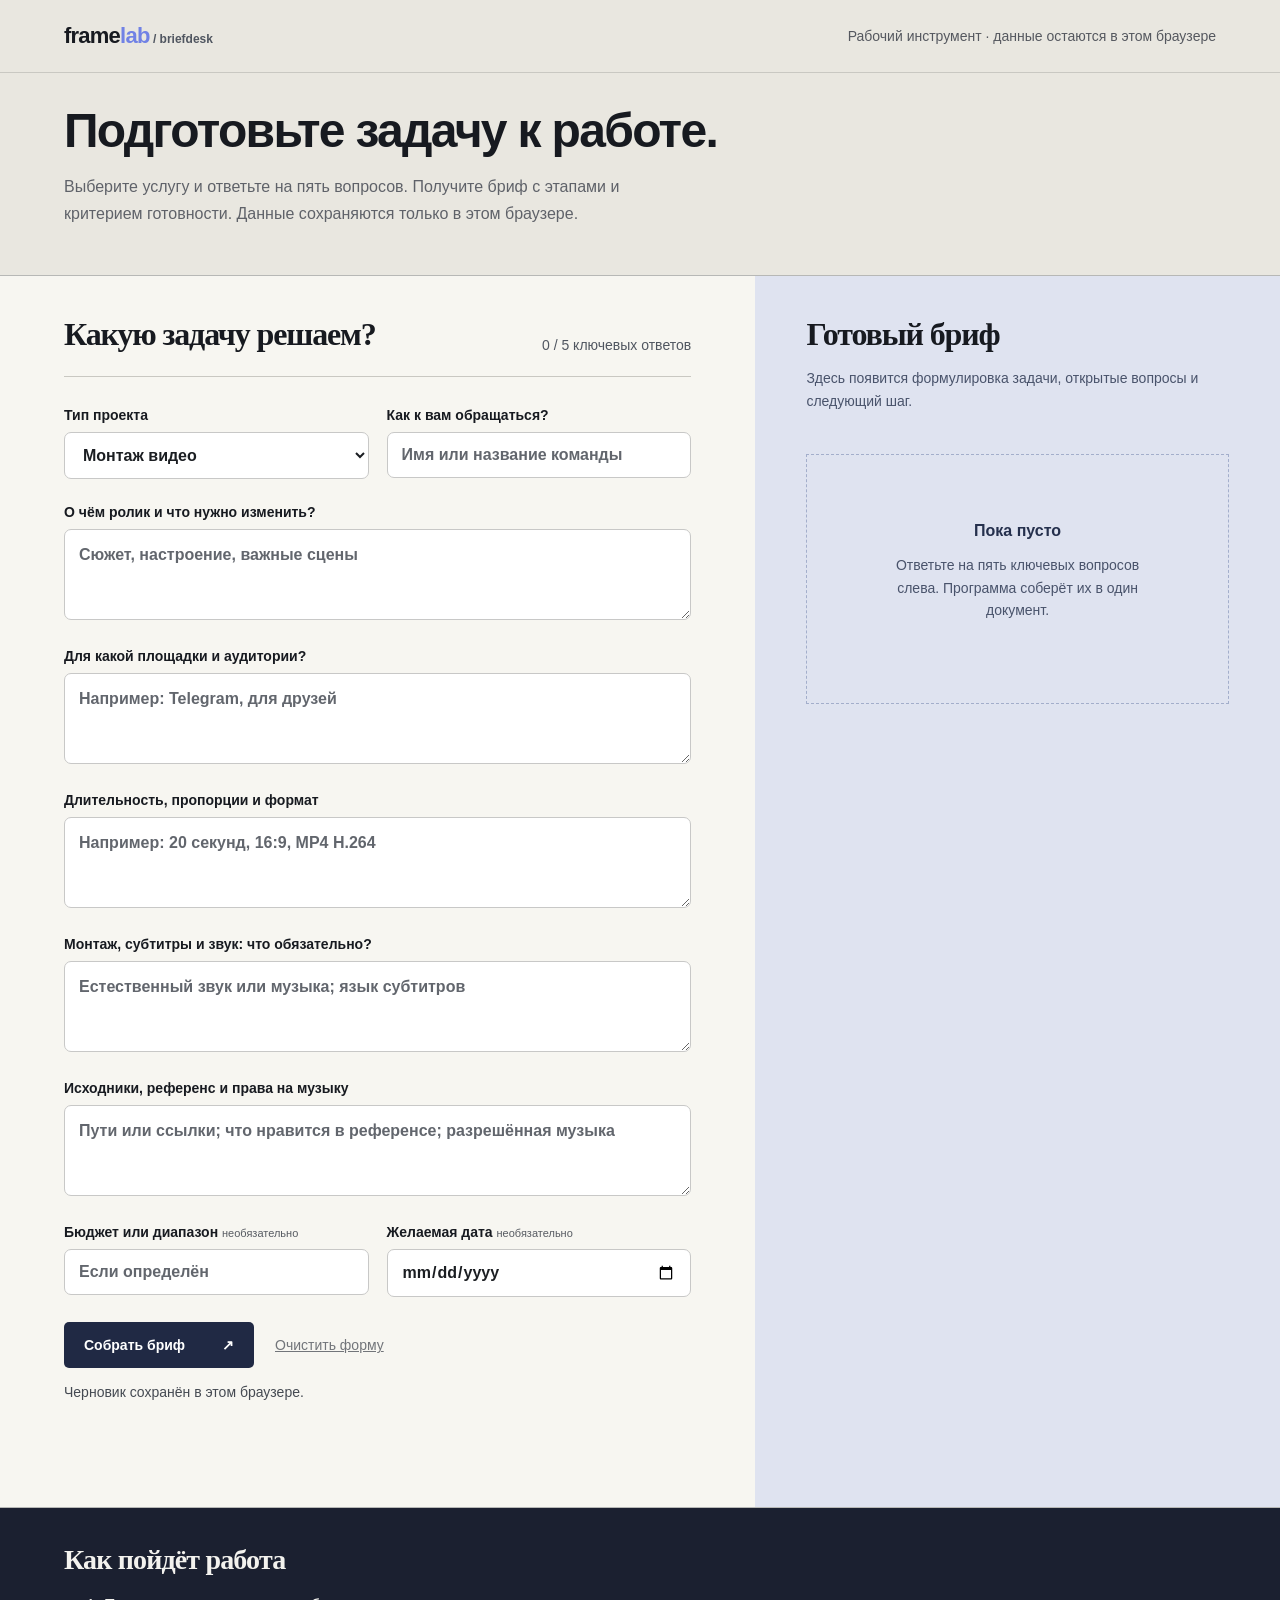
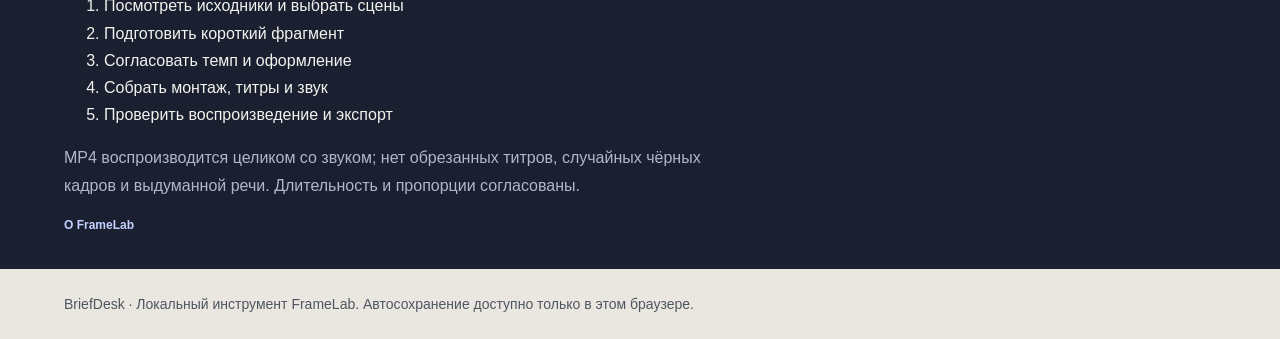
<file: briefdesk/index.html>
<!doctype html>
<html lang="ru"><head><meta charset="utf-8"><meta http-equiv="Content-Security-Policy" content="default-src 'self'; script-src 'self'; style-src 'self' https://fonts.googleapis.com; font-src 'self' https://fonts.gstatic.com; img-src 'self' data:; connect-src 'self'; object-src 'none'; base-uri 'self'; form-action 'self'"><meta name="referrer" content="strict-origin-when-cross-origin"><meta name="viewport" content="width=device-width,initial-scale=1"><meta name="theme-color" content="#e9e7e0"><meta name="description" content="BriefDesk помогает превратить идею сайта или приложения в понятный бриф."><title>BriefDesk — задача становится ясной</title><link rel="icon" href="../favicon.svg" type="image/svg+xml"><link rel="stylesheet" href="./style.css"><script type="module" src="./script.js"></script></head>
<body><header class="bar"><a class="logo" href="../">frame<span>lab</span><i> / briefdesk</i></a><span>Рабочий инструмент · данные остаются в этом браузере</span></header><main><section class="intro"><div><h1>Подготовьте задачу к работе.</h1><p>Выберите услугу и ответьте на пять вопросов. Получите бриф с этапами и критерием готовности. Данные сохраняются только в этом браузере.</p></div></section><div class="workspace"><form id="brief-form" novalidate><div class="form-heading"><div><h2>Какую задачу решаем?</h2></div><span id="progress">0 / 5 ключевых ответов</span></div><div class="field-grid"><label class="field">Тип проекта<select name="kind"><option value="Контроль заявок и сделок">Контроль заявок и сделок</option><option value="Сайт">Сайт</option><option value="Веб-приложение">Веб-приложение</option><option value="Обработка фото">Обработка фото</option><option value="Монтаж видео">Монтаж видео</option></select></label><label class="field">Как к вам обращаться?<input name="name" maxlength="80" placeholder="Имя или название команды"></label></div><label class="field"><span data-label="problem">Какую проблему решаем?</span><textarea name="problem" required maxlength="700" placeholder="Например: посетители не понимают, чем мы занимаемся, и редко оставляют заявку"></textarea></label><label class="field"><span data-label="audience">Для кого результат?</span><textarea name="audience" required maxlength="500" placeholder="Кто будет пользоваться сайтом или приложением? Что этим людям важно?"></textarea></label><label class="field"><span data-label="action">Какой результат должен получить человек?</span><textarea name="action" required maxlength="500" placeholder="Оставить заявку, выбрать услугу, оформить заказ, найти информацию…"></textarea></label><label class="field"><span data-label="features">Какие функции или изменения обязательны?</span><textarea name="features" required maxlength="700" placeholder="Перечислите 2–5 действий. Если пока не знаете, напишите «Нужно обсудить». "></textarea></label><label class="field"><span data-label="materials">Какие материалы и примеры уже есть?</span><textarea name="materials" required maxlength="700" placeholder="Тексты, логотип, фото, референсы, старый сайт или «ничего пока нет»"></textarea></label><div class="field-grid"><label class="field">Бюджет или диапазон <span>необязательно</span><input name="budget" maxlength="100" placeholder="Если определён"></label><label class="field">Желаемая дата <span>необязательно</span><input name="deadline" type="date"></label></div><div class="form-actions"><button type="submit" class="primary">Собрать бриф <b>↗</b></button><button type="button" id="clear" class="quiet">Очистить форму</button></div><p id="storage-status" role="status"></p><p id="form-status" role="status" aria-live="polite"></p></form><section class="result" aria-labelledby="result-title"><div class="result-heading"><h2 id="result-title">Готовый бриф</h2><p>Здесь появится формулировка задачи, открытые вопросы и следующий шаг.</p></div><div id="empty" class="empty"><div class="empty-icon" aria-hidden="true">✳</div><strong>Пока пусто</strong><p>Ответьте на пять ключевых вопросов слева. Программа соберёт их в один документ.</p></div><div id="complete" hidden><pre id="output"></pre><div class="result-actions"><button id="copy" type="button" class="secondary">Скопировать</button><button id="download" type="button" class="secondary">Скачать .md</button></div><p class="result-note">Скопируйте текст и <a id="telegram" href="https://t.me/Lumi_FrameLab_bot" target="_blank" rel="noopener noreferrer">откройте диалог FrameLab ↗</a> или <a id="email" href="mailto:mukarov.almuz@gmail.com">отправьте бриф на почту ↗</a>. Отправка остаётся под вашим контролем. Перед этим проверьте факты; бриф не является обещанием цены или срока.</p></div></section></div><section class="next"><h2>Как пойдёт работа</h2><ol id="workflow-steps"></ol><p id="acceptance"></p><a href="../">О FrameLab</a></section></main><footer>BriefDesk · Локальный инструмент FrameLab. Автосохранение доступно только в этом браузере.</footer></body></html>
</file>
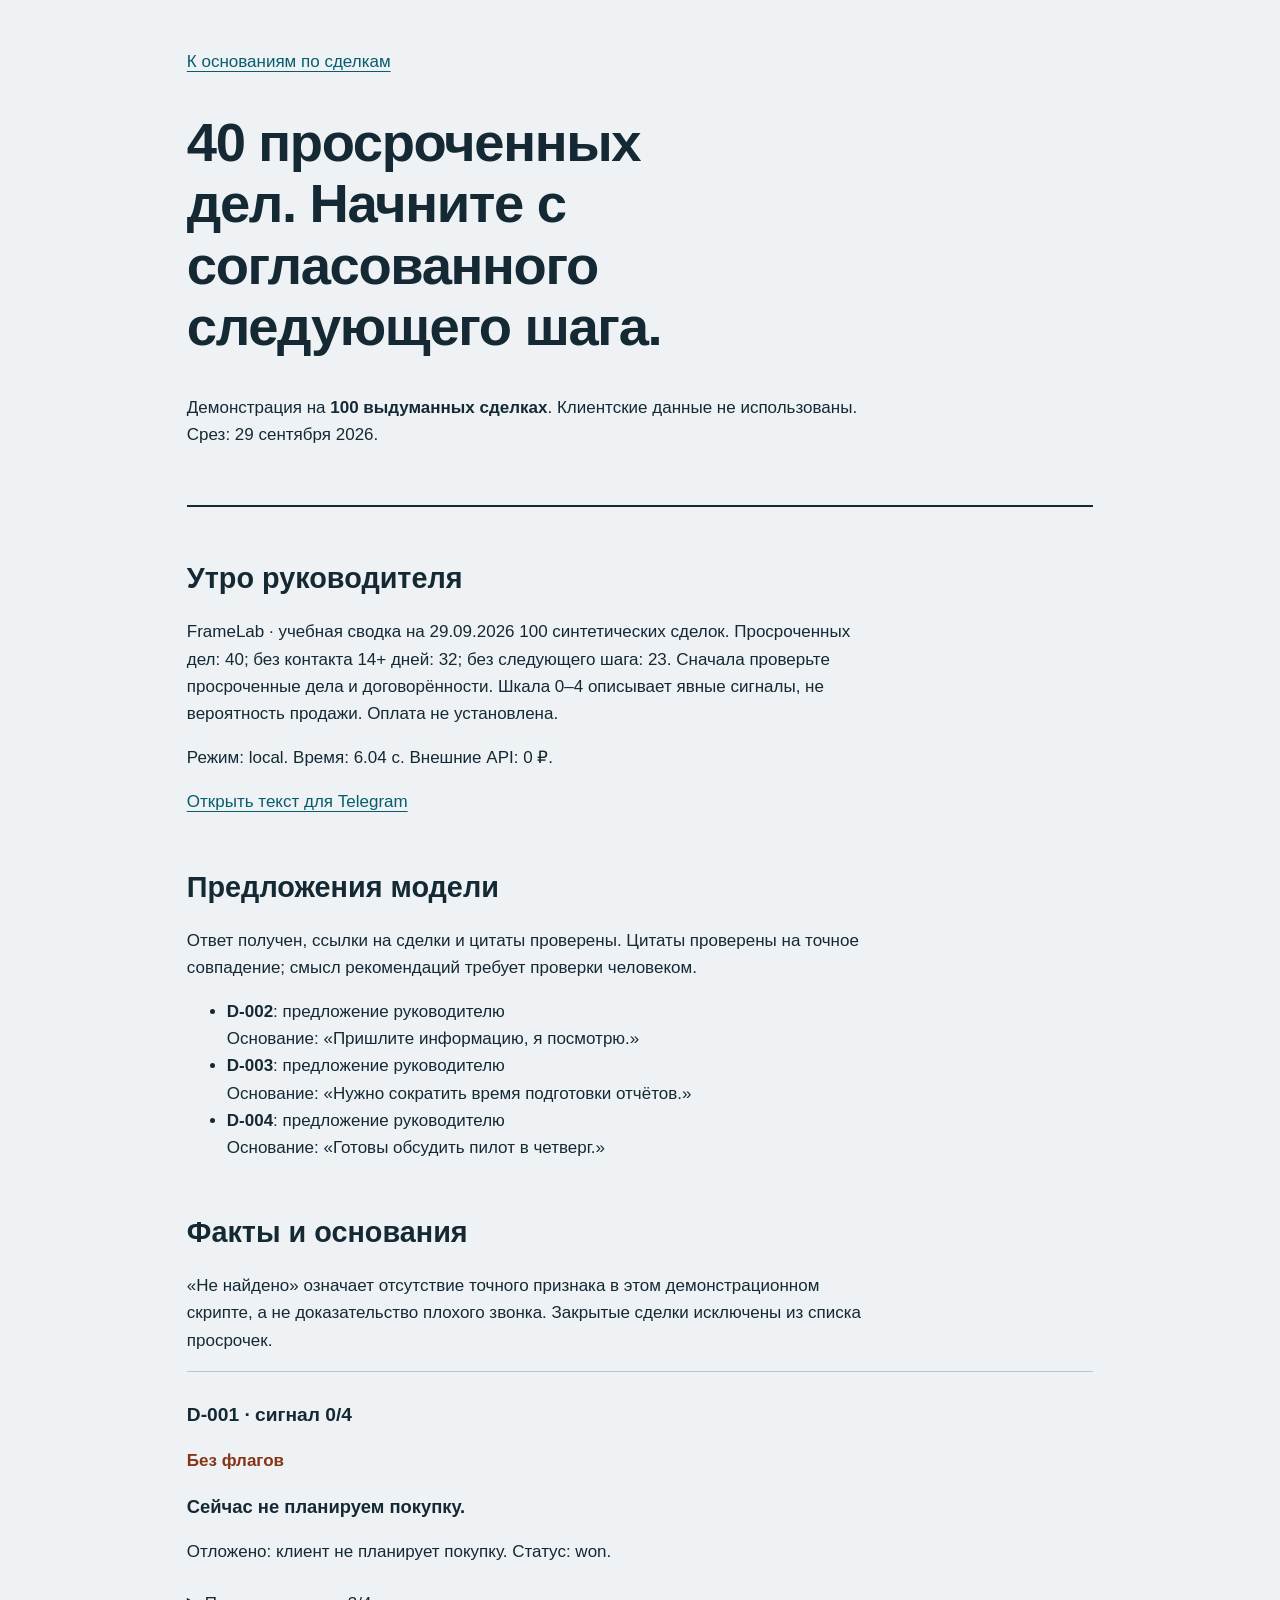
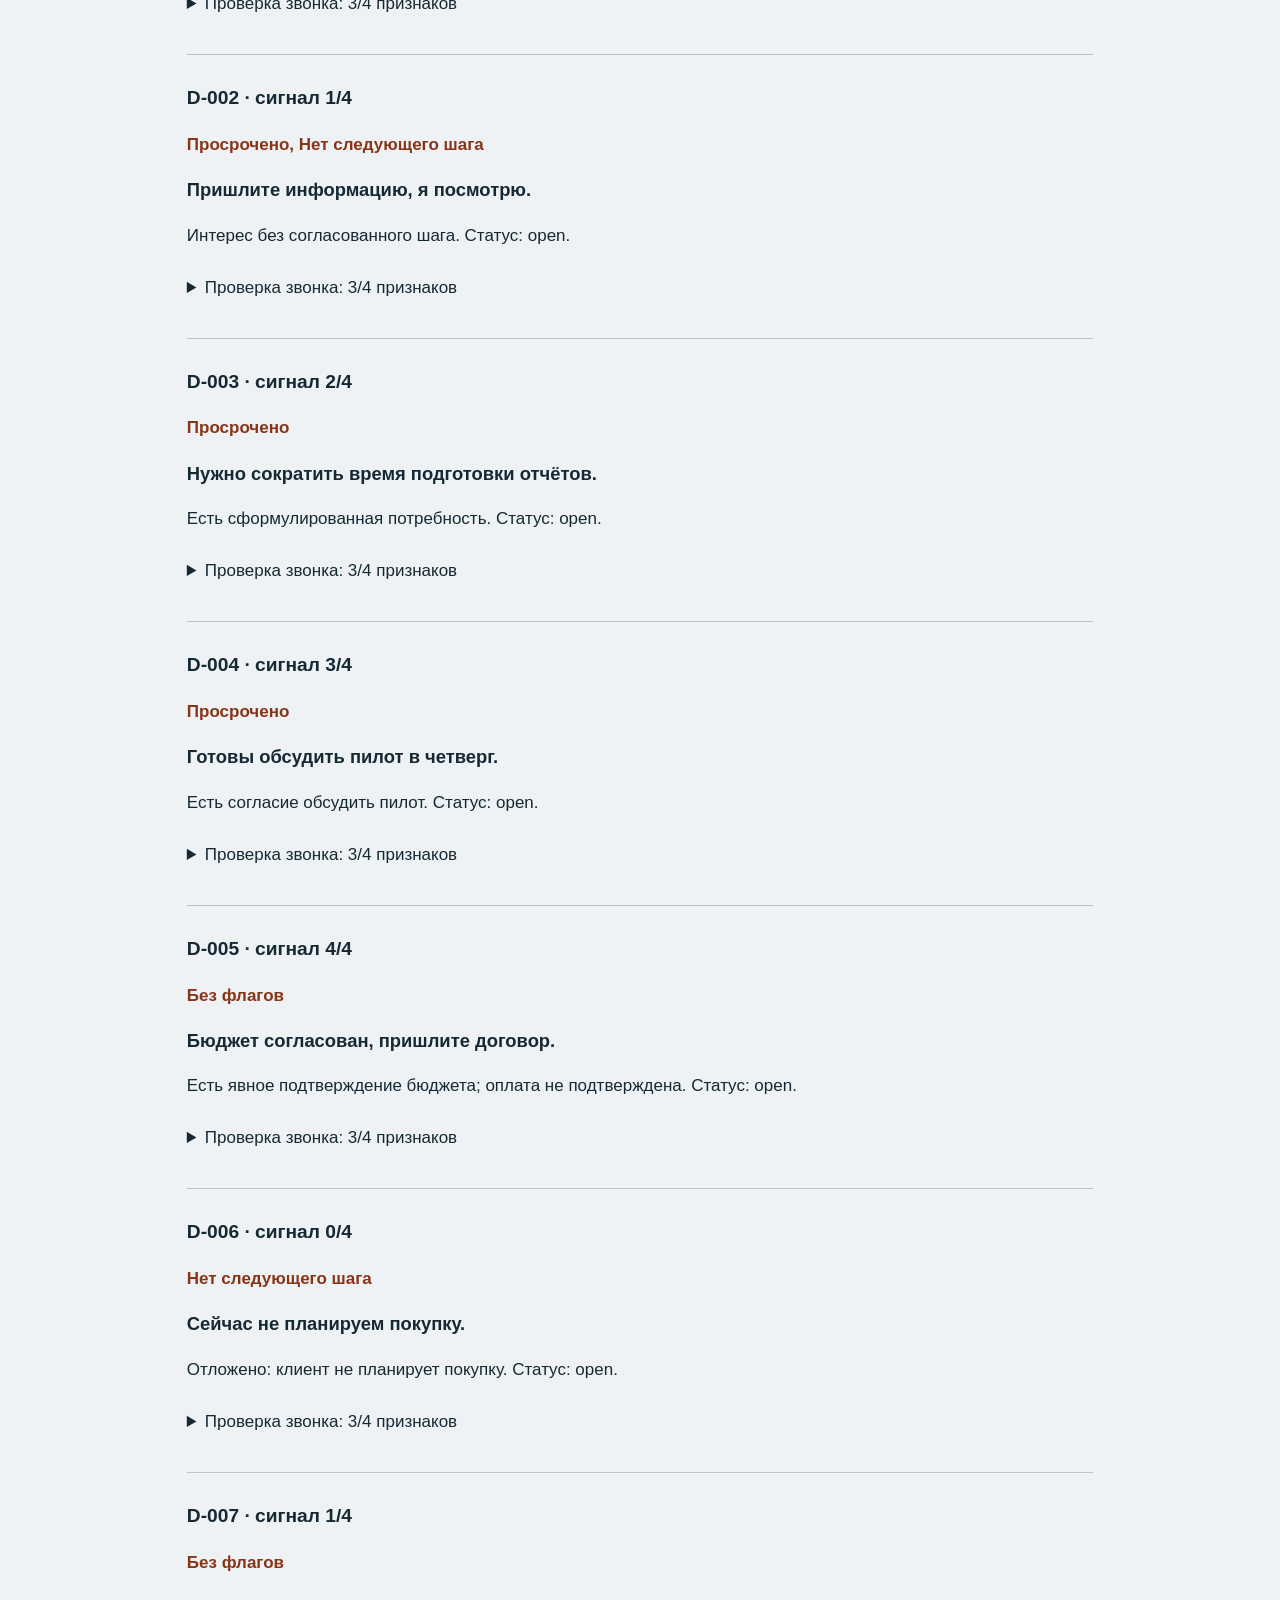
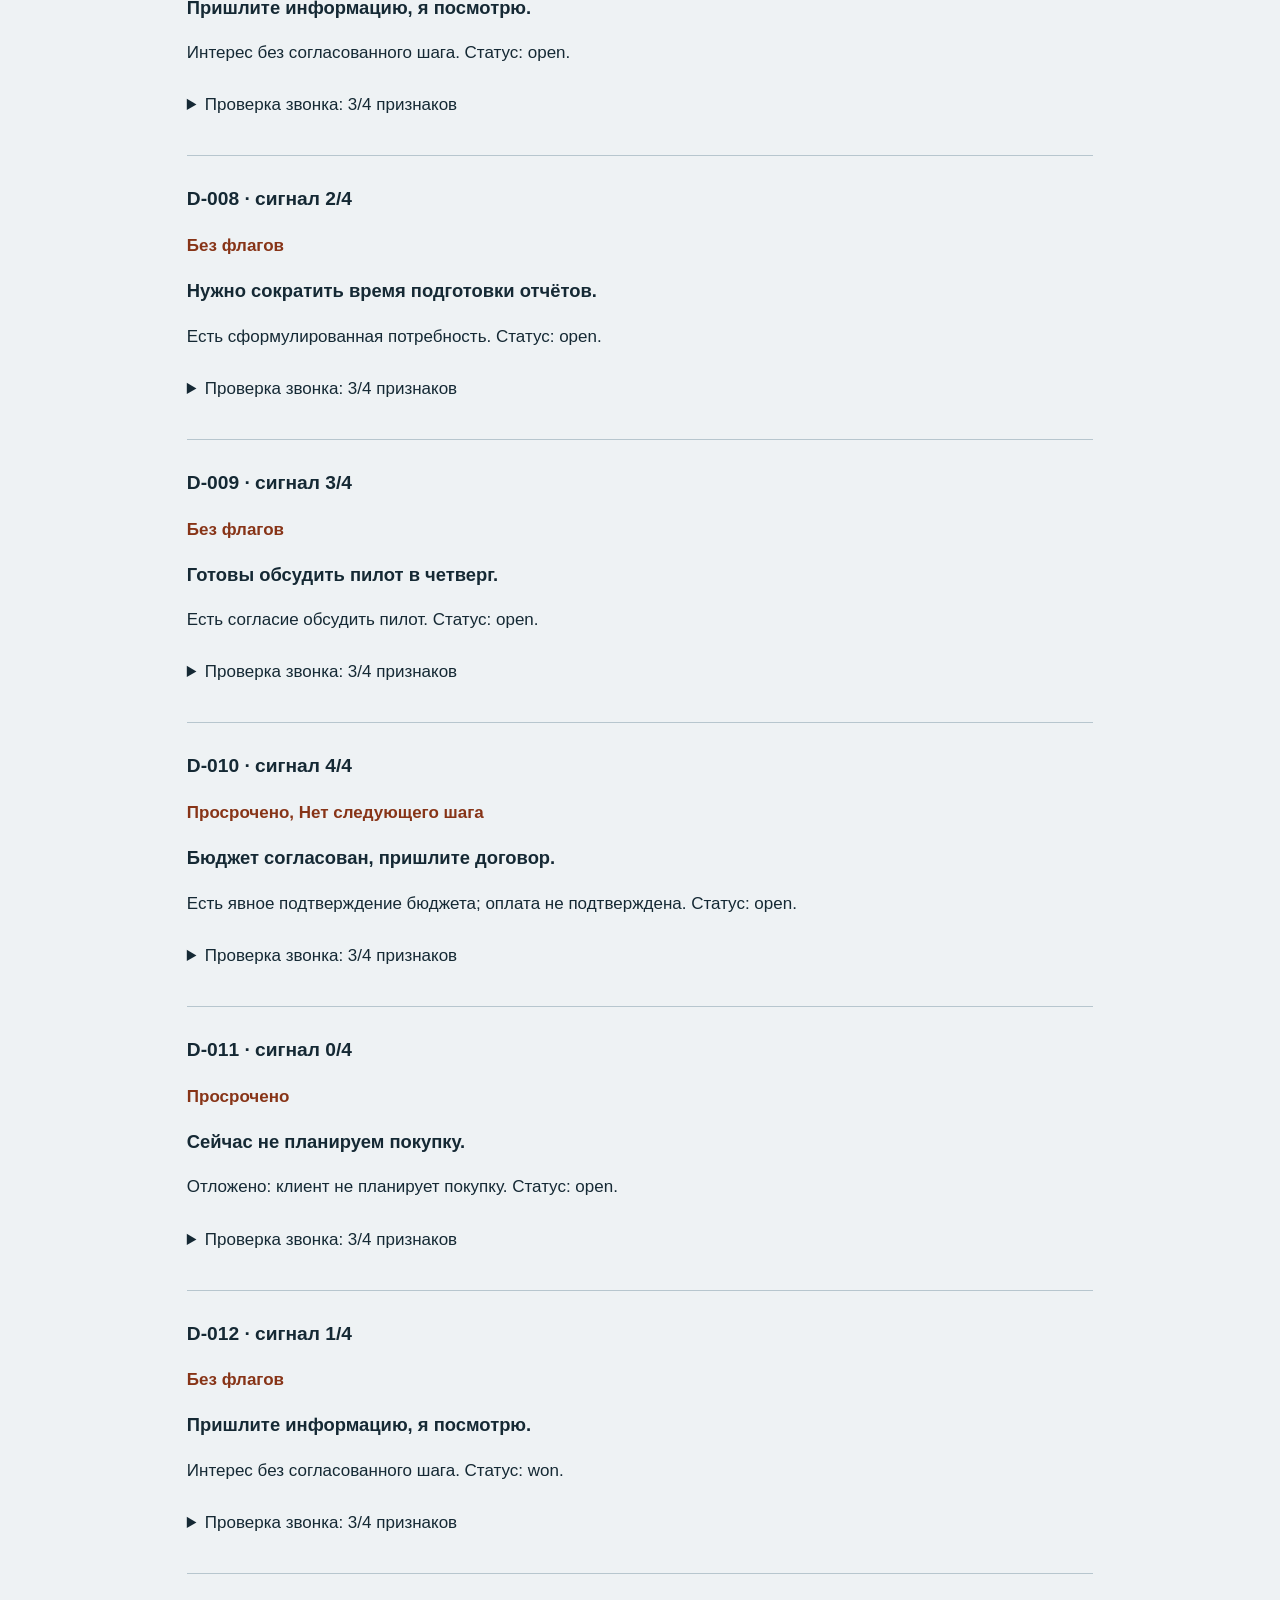
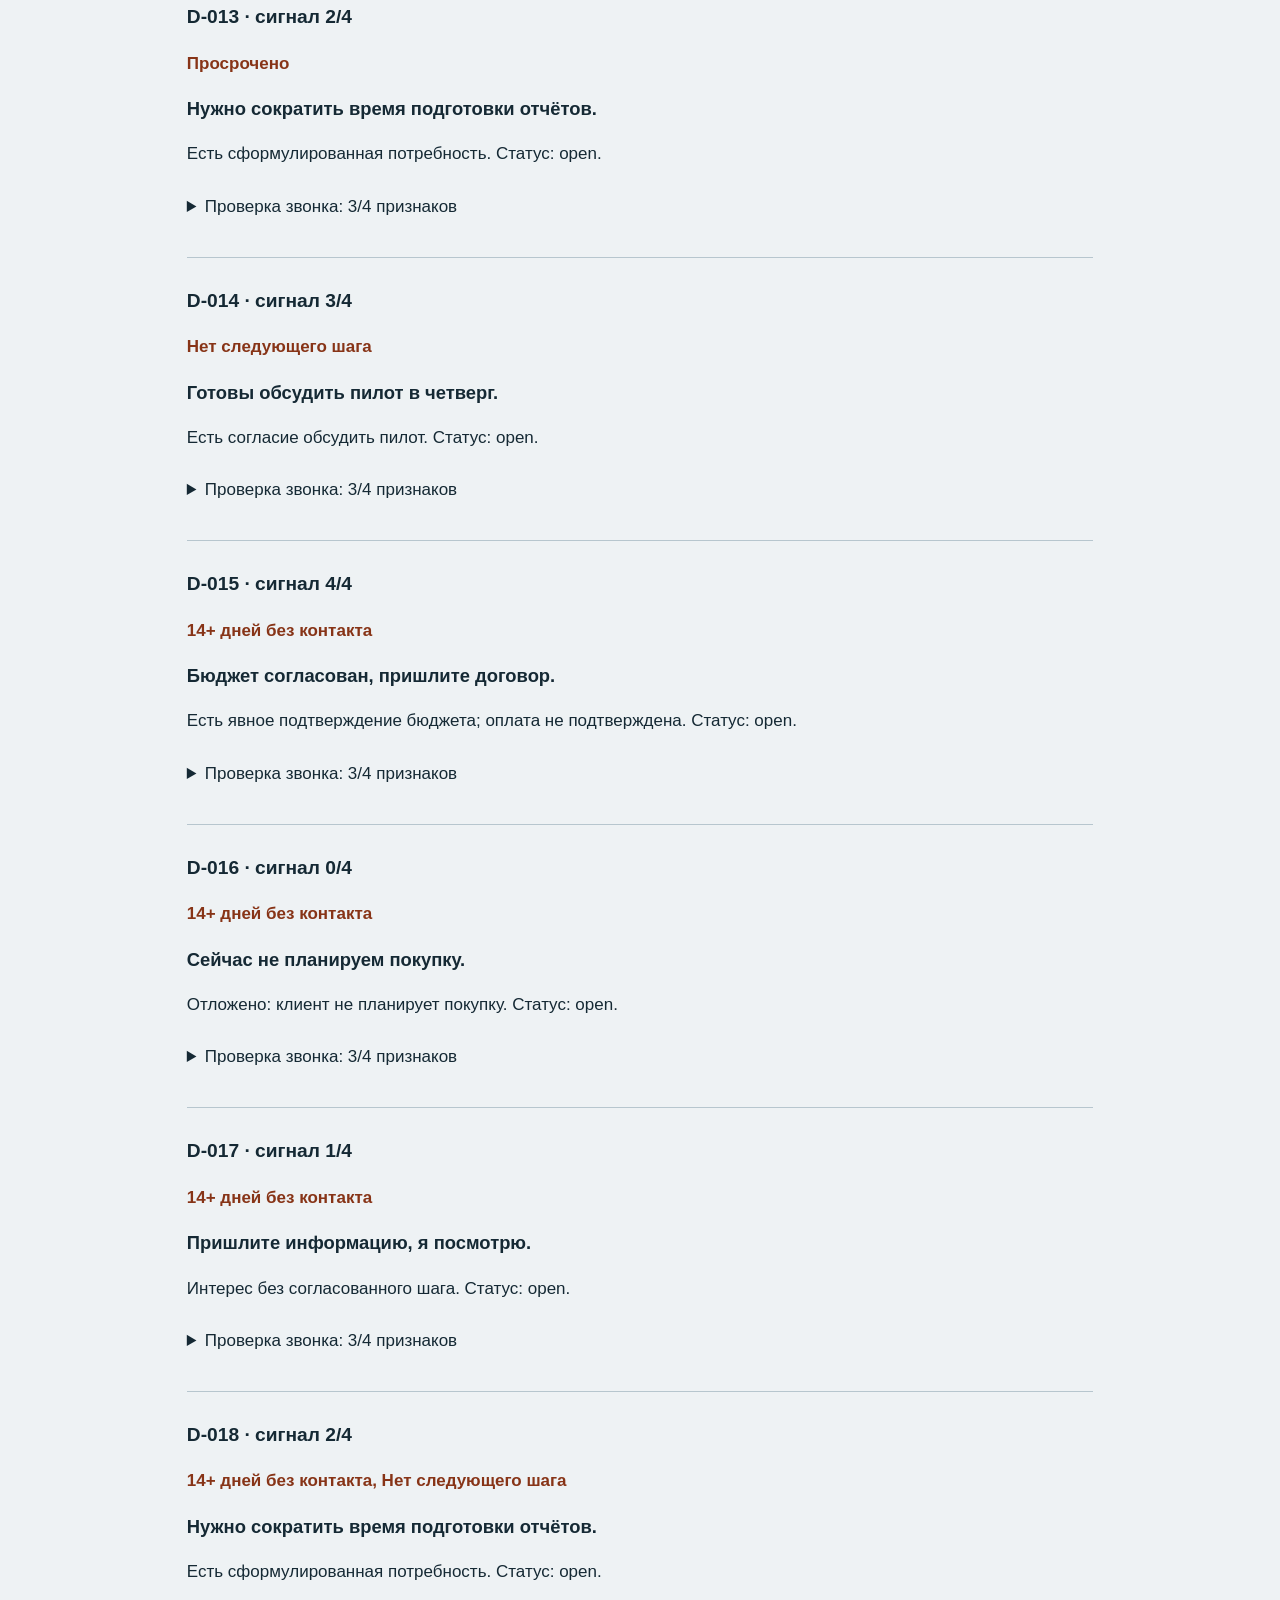
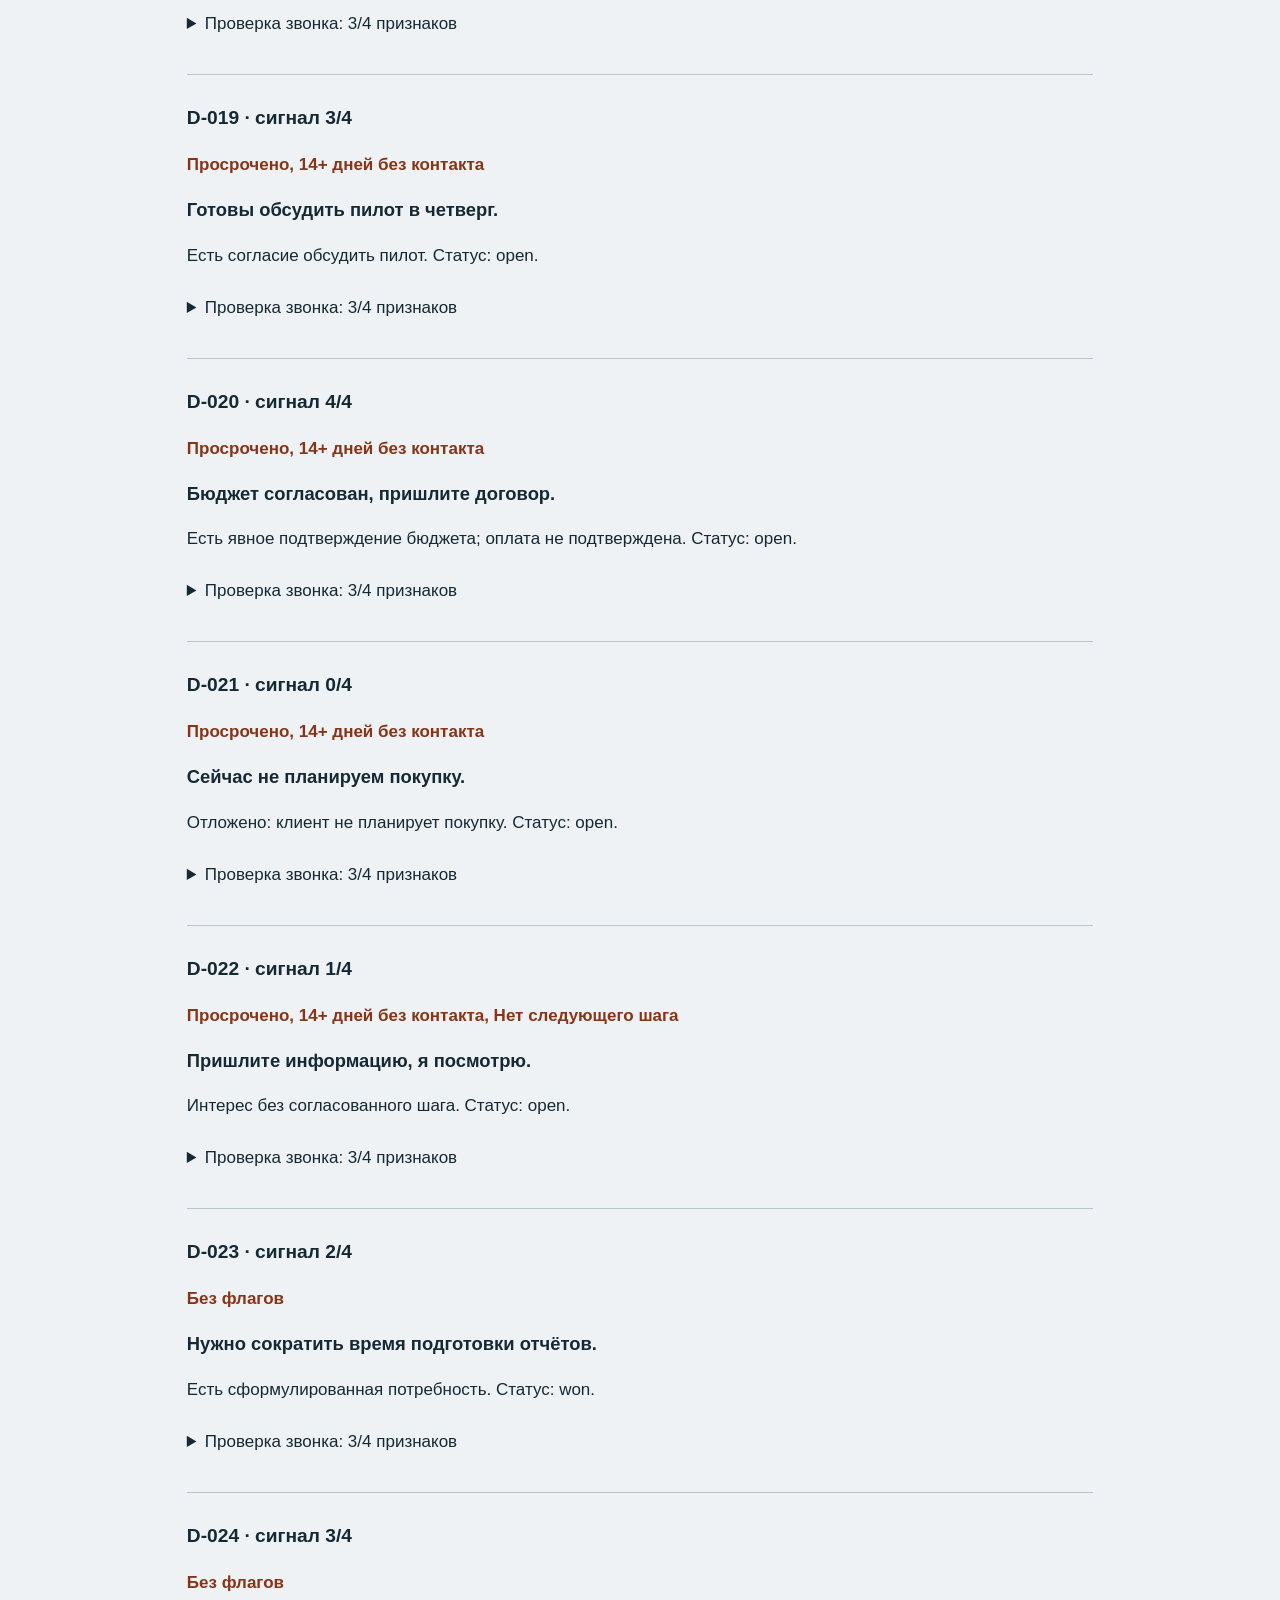
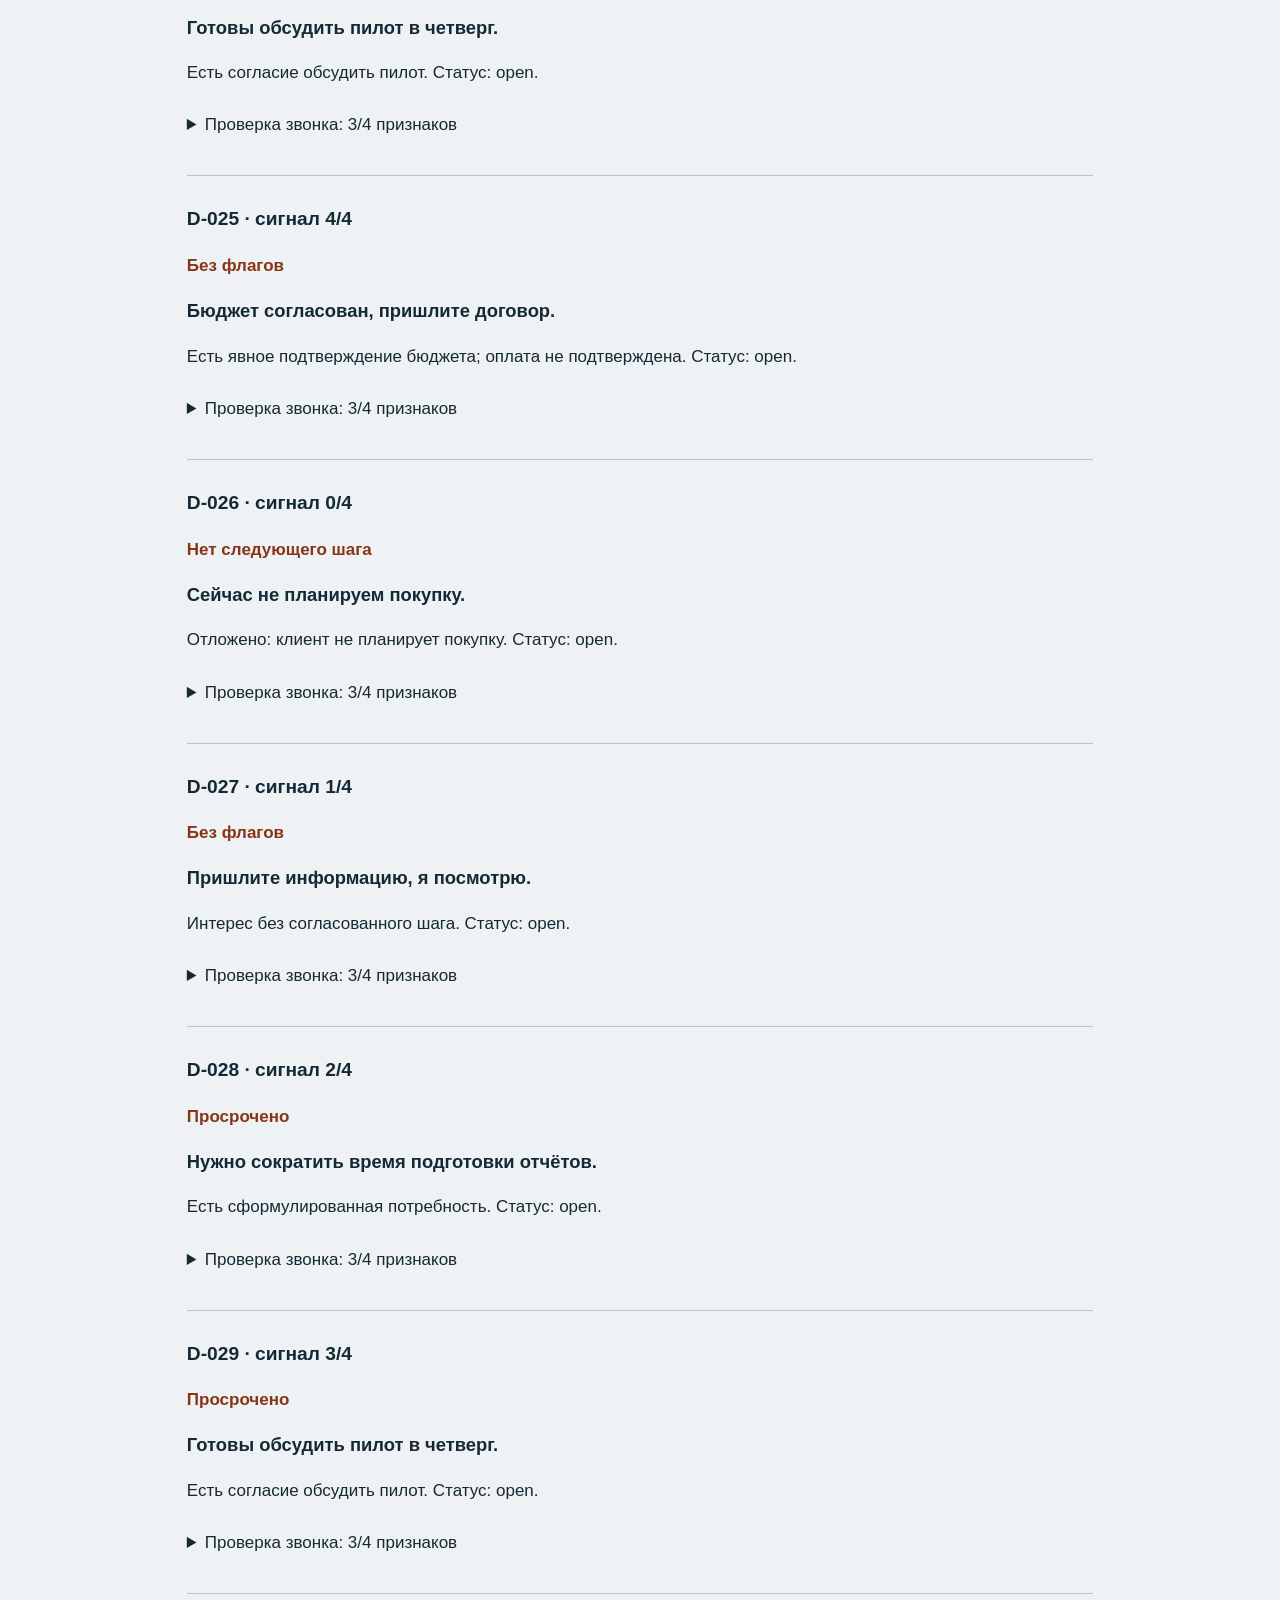
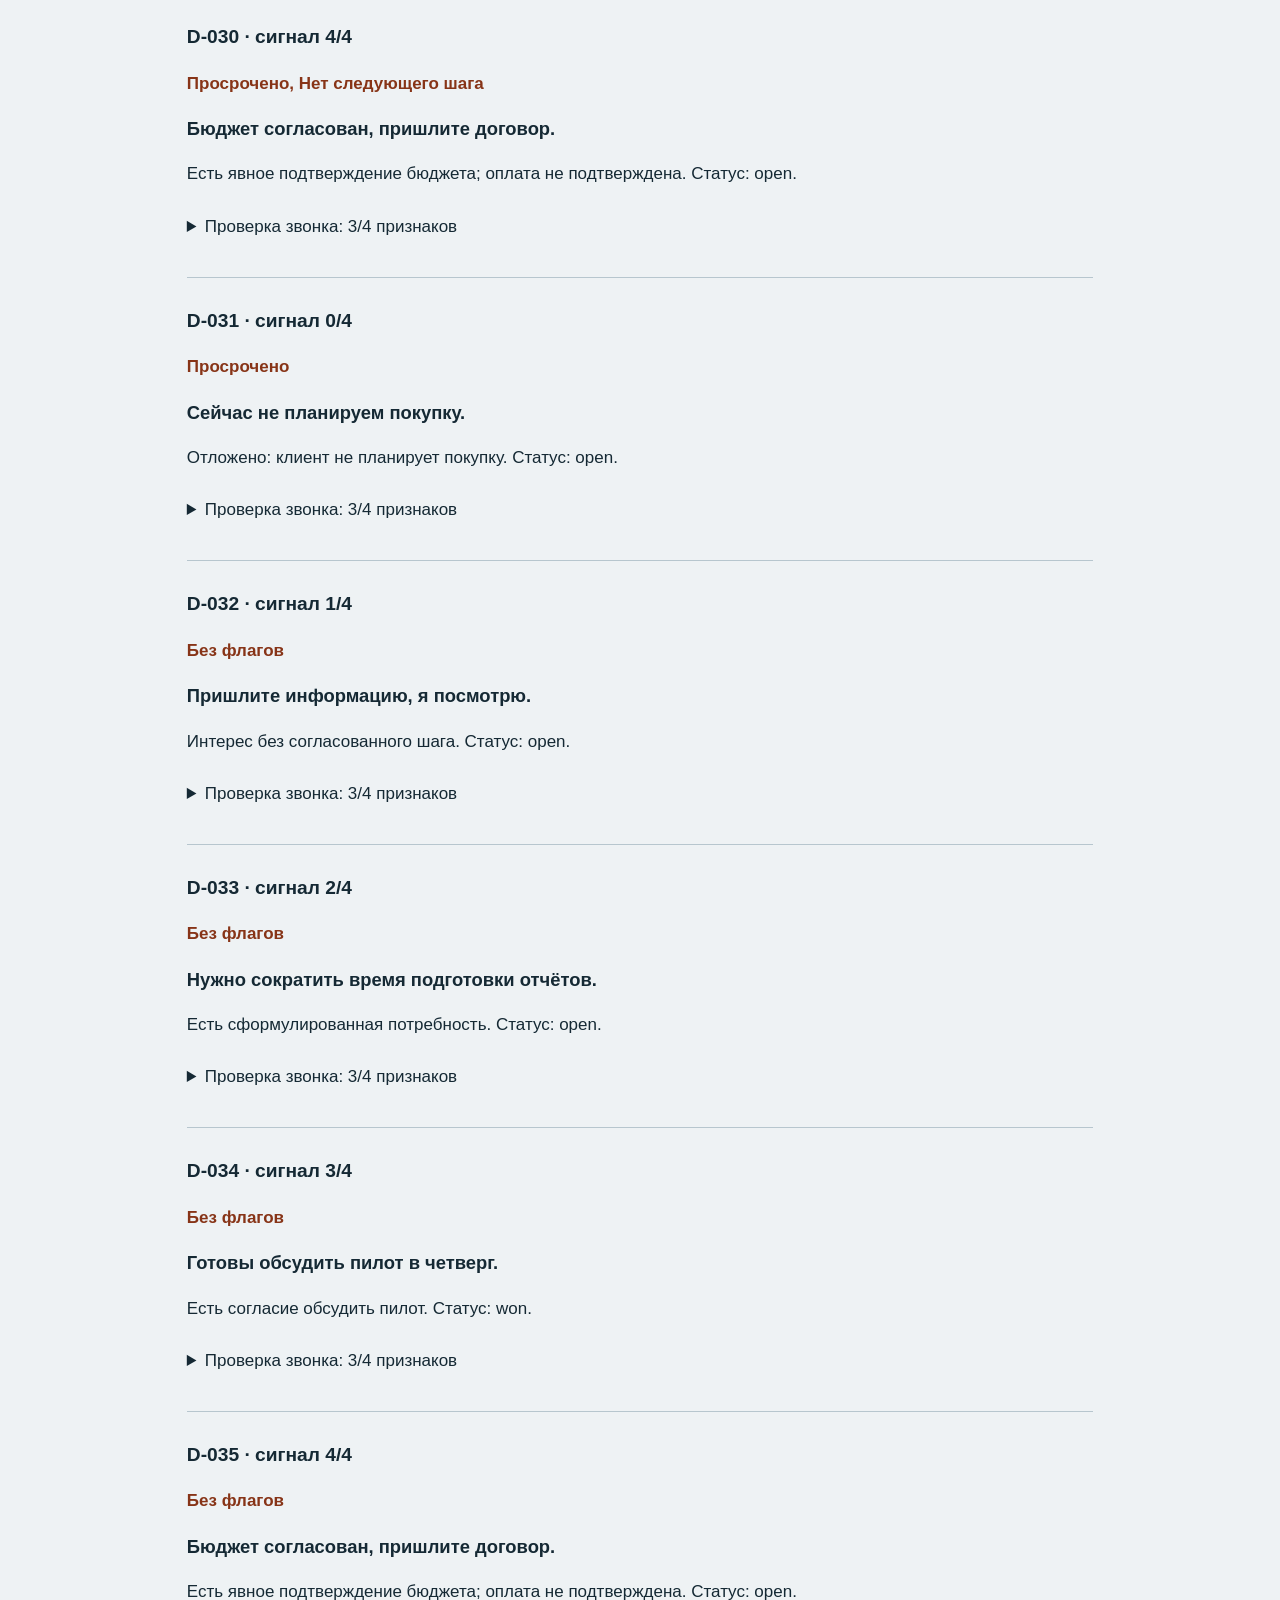
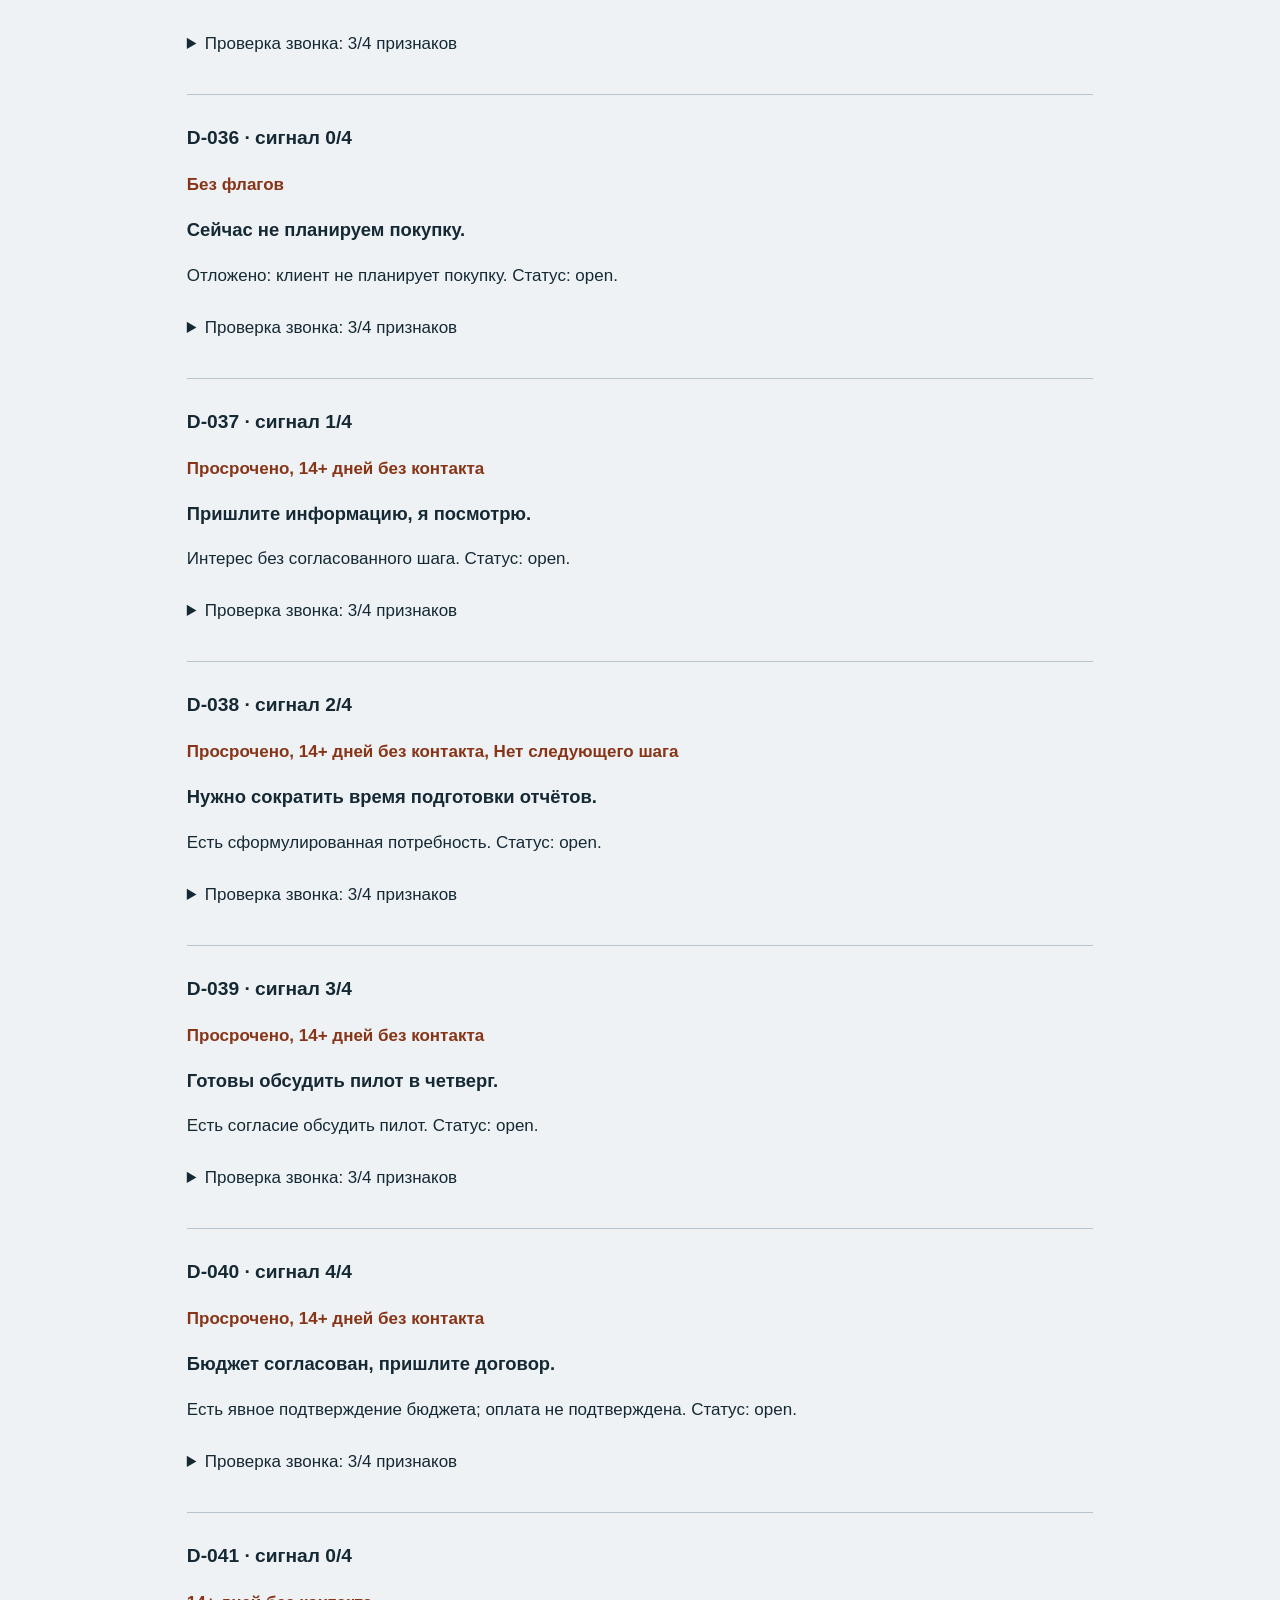
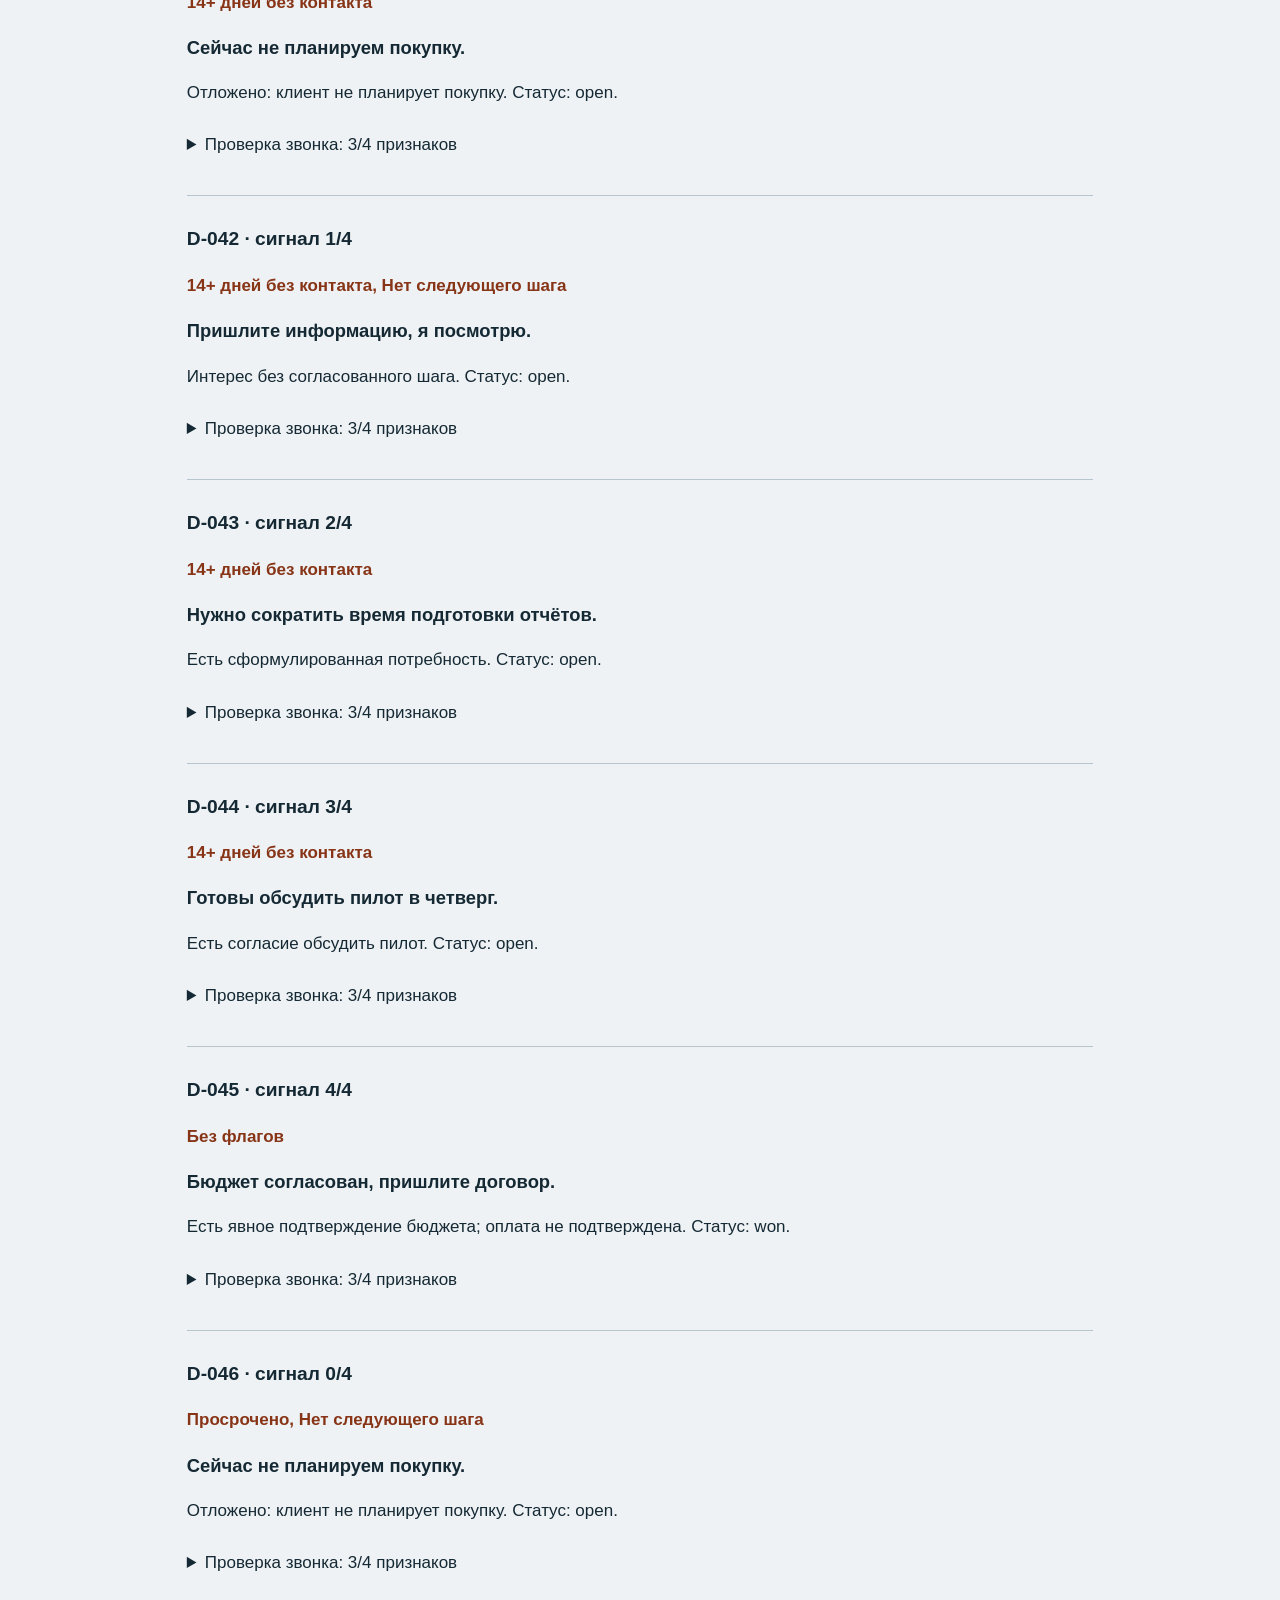
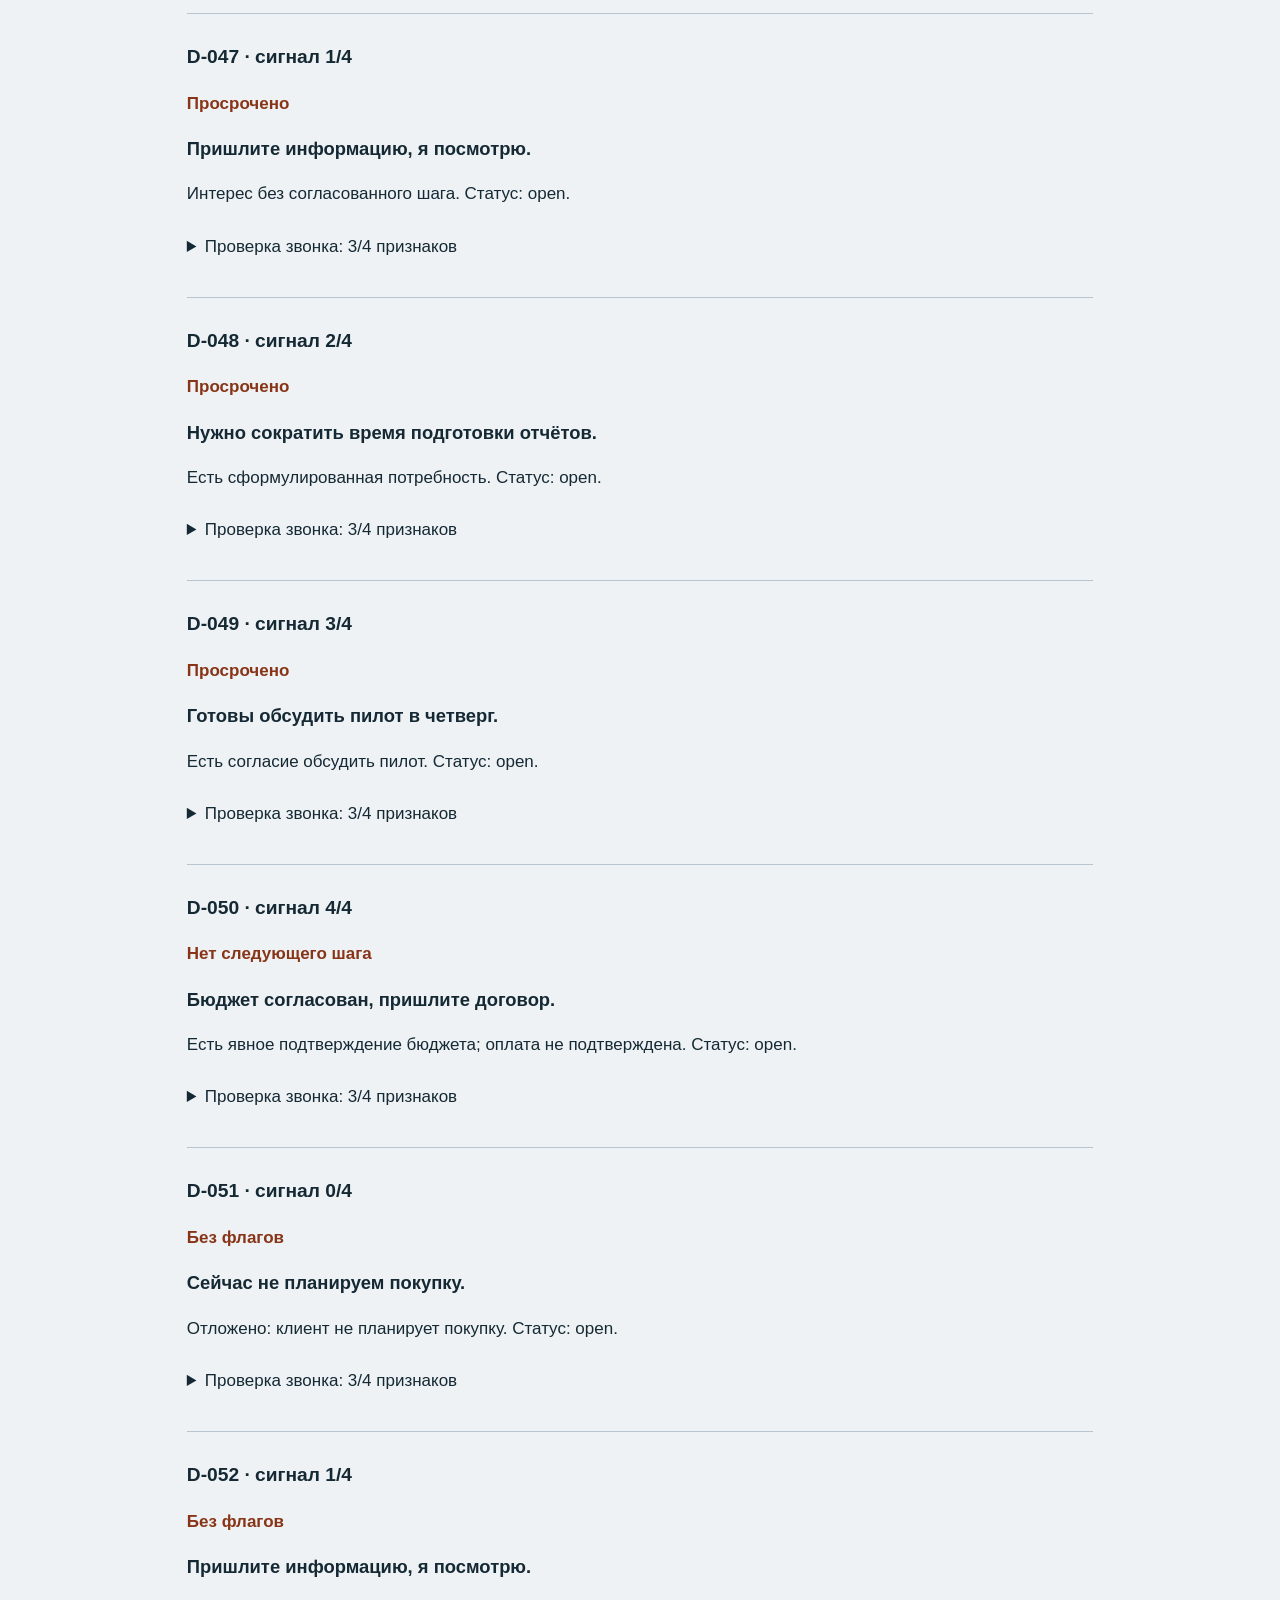
<file: demo/crm/index.html>
<!doctype html><html lang="ru"><meta charset="utf-8"><meta name="viewport" content="width=device-width,initial-scale=1"><title>FrameLab — учебная сводка продаж</title><link rel="stylesheet" href="style.css"><body><main>
<header><a href="#deals">К основаниям по сделкам</a><h1>40 просроченных дел. Начните с согласованного следующего шага.</h1><p>Демонстрация на <strong>100 выдуманных сделках</strong>. Клиентские данные не использованы. Срез: 29 сентября 2026.</p></header>
<section><h2>Утро руководителя</h2><p>FrameLab · учебная сводка на 29.09.2026
100 синтетических сделок. Просроченных дел: 40; без контакта 14+ дней: 32; без следующего шага: 23.
Сначала проверьте просроченные дела и договорённости. Шкала 0–4 описывает явные сигналы, не вероятность продажи. Оплата не установлена.</p><p>Режим: local. Время: 6.04 с. Внешние API: 0 ₽.</p><a href="telegram-draft.txt">Открыть текст для Telegram</a></section>
<section><h2>Предложения модели</h2><p>Ответ получен, ссылки на сделки и цитаты проверены. Цитаты проверены на точное совпадение; смысл рекомендаций требует проверки человеком.</p><ul><li><strong>D-002</strong>: предложение руководителю<br>Основание: «Пришлите информацию, я посмотрю.»</li><li><strong>D-003</strong>: предложение руководителю<br>Основание: «Нужно сократить время подготовки отчётов.»</li><li><strong>D-004</strong>: предложение руководителю<br>Основание: «Готовы обсудить пилот в четверг.»</li></ul></section>
<section id="deals"><h2>Факты и основания</h2><p>«Не найдено» означает отсутствие точного признака в этом демонстрационном скрипте, а не доказательство плохого звонка. Закрытые сделки исключены из списка просрочек.</p><article><h3>D-001 · сигнал 0/4</h3><p class="flag">Без флагов</p><blockquote>Сейчас не планируем покупку.</blockquote><p>Отложено: клиент не планирует покупку. Статус: won.</p><details><summary>Проверка звонка: 3/4 признаков</summary><ul><li>greeting: не найдено</li><li>need: найдено — «Какая задача для вас сейчас главная?»</li><li>price: найдено — «Стоимость пилота десять тысяч рублей.»</li><li>next_step: найдено — «Следующий разговор в четверг в десять.»</li></ul></details></article><article><h3>D-002 · сигнал 1/4</h3><p class="flag">Просрочено, Нет следующего шага</p><blockquote>Пришлите информацию, я посмотрю.</blockquote><p>Интерес без согласованного шага. Статус: open.</p><details><summary>Проверка звонка: 3/4 признаков</summary><ul><li>greeting: найдено — «Здравствуйте, меня зовут Анна.»</li><li>need: найдено — «Какая задача для вас сейчас главная?»</li><li>price: найдено — «Стоимость пилота десять тысяч рублей.»</li><li>next_step: не найдено</li></ul></details></article><article><h3>D-003 · сигнал 2/4</h3><p class="flag">Просрочено</p><blockquote>Нужно сократить время подготовки отчётов.</blockquote><p>Есть сформулированная потребность. Статус: open.</p><details><summary>Проверка звонка: 3/4 признаков</summary><ul><li>greeting: найдено — «Здравствуйте, меня зовут Анна.»</li><li>need: найдено — «Какая задача для вас сейчас главная?»</li><li>price: не найдено</li><li>next_step: найдено — «Следующий разговор в четверг в десять.»</li></ul></details></article><article><h3>D-004 · сигнал 3/4</h3><p class="flag">Просрочено</p><blockquote>Готовы обсудить пилот в четверг.</blockquote><p>Есть согласие обсудить пилот. Статус: open.</p><details><summary>Проверка звонка: 3/4 признаков</summary><ul><li>greeting: найдено — «Здравствуйте, меня зовут Анна.»</li><li>need: не найдено</li><li>price: найдено — «Стоимость пилота десять тысяч рублей.»</li><li>next_step: найдено — «Следующий разговор в четверг в десять.»</li></ul></details></article><article><h3>D-005 · сигнал 4/4</h3><p class="flag">Без флагов</p><blockquote>Бюджет согласован, пришлите договор.</blockquote><p>Есть явное подтверждение бюджета; оплата не подтверждена. Статус: open.</p><details><summary>Проверка звонка: 3/4 признаков</summary><ul><li>greeting: не найдено</li><li>need: найдено — «Какая задача для вас сейчас главная?»</li><li>price: найдено — «Стоимость пилота десять тысяч рублей.»</li><li>next_step: найдено — «Следующий разговор в четверг в десять.»</li></ul></details></article><article><h3>D-006 · сигнал 0/4</h3><p class="flag">Нет следующего шага</p><blockquote>Сейчас не планируем покупку.</blockquote><p>Отложено: клиент не планирует покупку. Статус: open.</p><details><summary>Проверка звонка: 3/4 признаков</summary><ul><li>greeting: найдено — «Здравствуйте, меня зовут Анна.»</li><li>need: найдено — «Какая задача для вас сейчас главная?»</li><li>price: найдено — «Стоимость пилота десять тысяч рублей.»</li><li>next_step: не найдено</li></ul></details></article><article><h3>D-007 · сигнал 1/4</h3><p class="flag">Без флагов</p><blockquote>Пришлите информацию, я посмотрю.</blockquote><p>Интерес без согласованного шага. Статус: open.</p><details><summary>Проверка звонка: 3/4 признаков</summary><ul><li>greeting: найдено — «Здравствуйте, меня зовут Анна.»</li><li>need: найдено — «Какая задача для вас сейчас главная?»</li><li>price: не найдено</li><li>next_step: найдено — «Следующий разговор в четверг в десять.»</li></ul></details></article><article><h3>D-008 · сигнал 2/4</h3><p class="flag">Без флагов</p><blockquote>Нужно сократить время подготовки отчётов.</blockquote><p>Есть сформулированная потребность. Статус: open.</p><details><summary>Проверка звонка: 3/4 признаков</summary><ul><li>greeting: найдено — «Здравствуйте, меня зовут Анна.»</li><li>need: не найдено</li><li>price: найдено — «Стоимость пилота десять тысяч рублей.»</li><li>next_step: найдено — «Следующий разговор в четверг в десять.»</li></ul></details></article><article><h3>D-009 · сигнал 3/4</h3><p class="flag">Без флагов</p><blockquote>Готовы обсудить пилот в четверг.</blockquote><p>Есть согласие обсудить пилот. Статус: open.</p><details><summary>Проверка звонка: 3/4 признаков</summary><ul><li>greeting: не найдено</li><li>need: найдено — «Какая задача для вас сейчас главная?»</li><li>price: найдено — «Стоимость пилота десять тысяч рублей.»</li><li>next_step: найдено — «Следующий разговор в четверг в десять.»</li></ul></details></article><article><h3>D-010 · сигнал 4/4</h3><p class="flag">Просрочено, Нет следующего шага</p><blockquote>Бюджет согласован, пришлите договор.</blockquote><p>Есть явное подтверждение бюджета; оплата не подтверждена. Статус: open.</p><details><summary>Проверка звонка: 3/4 признаков</summary><ul><li>greeting: найдено — «Здравствуйте, меня зовут Анна.»</li><li>need: найдено — «Какая задача для вас сейчас главная?»</li><li>price: найдено — «Стоимость пилота десять тысяч рублей.»</li><li>next_step: не найдено</li></ul></details></article><article><h3>D-011 · сигнал 0/4</h3><p class="flag">Просрочено</p><blockquote>Сейчас не планируем покупку.</blockquote><p>Отложено: клиент не планирует покупку. Статус: open.</p><details><summary>Проверка звонка: 3/4 признаков</summary><ul><li>greeting: найдено — «Здравствуйте, меня зовут Анна.»</li><li>need: найдено — «Какая задача для вас сейчас главная?»</li><li>price: не найдено</li><li>next_step: найдено — «Следующий разговор в четверг в десять.»</li></ul></details></article><article><h3>D-012 · сигнал 1/4</h3><p class="flag">Без флагов</p><blockquote>Пришлите информацию, я посмотрю.</blockquote><p>Интерес без согласованного шага. Статус: won.</p><details><summary>Проверка звонка: 3/4 признаков</summary><ul><li>greeting: найдено — «Здравствуйте, меня зовут Анна.»</li><li>need: не найдено</li><li>price: найдено — «Стоимость пилота десять тысяч рублей.»</li><li>next_step: найдено — «Следующий разговор в четверг в десять.»</li></ul></details></article><article><h3>D-013 · сигнал 2/4</h3><p class="flag">Просрочено</p><blockquote>Нужно сократить время подготовки отчётов.</blockquote><p>Есть сформулированная потребность. Статус: open.</p><details><summary>Проверка звонка: 3/4 признаков</summary><ul><li>greeting: не найдено</li><li>need: найдено — «Какая задача для вас сейчас главная?»</li><li>price: найдено — «Стоимость пилота десять тысяч рублей.»</li><li>next_step: найдено — «Следующий разговор в четверг в десять.»</li></ul></details></article><article><h3>D-014 · сигнал 3/4</h3><p class="flag">Нет следующего шага</p><blockquote>Готовы обсудить пилот в четверг.</blockquote><p>Есть согласие обсудить пилот. Статус: open.</p><details><summary>Проверка звонка: 3/4 признаков</summary><ul><li>greeting: найдено — «Здравствуйте, меня зовут Анна.»</li><li>need: найдено — «Какая задача для вас сейчас главная?»</li><li>price: найдено — «Стоимость пилота десять тысяч рублей.»</li><li>next_step: не найдено</li></ul></details></article><article><h3>D-015 · сигнал 4/4</h3><p class="flag">14+ дней без контакта</p><blockquote>Бюджет согласован, пришлите договор.</blockquote><p>Есть явное подтверждение бюджета; оплата не подтверждена. Статус: open.</p><details><summary>Проверка звонка: 3/4 признаков</summary><ul><li>greeting: найдено — «Здравствуйте, меня зовут Анна.»</li><li>need: найдено — «Какая задача для вас сейчас главная?»</li><li>price: не найдено</li><li>next_step: найдено — «Следующий разговор в четверг в десять.»</li></ul></details></article><article><h3>D-016 · сигнал 0/4</h3><p class="flag">14+ дней без контакта</p><blockquote>Сейчас не планируем покупку.</blockquote><p>Отложено: клиент не планирует покупку. Статус: open.</p><details><summary>Проверка звонка: 3/4 признаков</summary><ul><li>greeting: найдено — «Здравствуйте, меня зовут Анна.»</li><li>need: не найдено</li><li>price: найдено — «Стоимость пилота десять тысяч рублей.»</li><li>next_step: найдено — «Следующий разговор в четверг в десять.»</li></ul></details></article><article><h3>D-017 · сигнал 1/4</h3><p class="flag">14+ дней без контакта</p><blockquote>Пришлите информацию, я посмотрю.</blockquote><p>Интерес без согласованного шага. Статус: open.</p><details><summary>Проверка звонка: 3/4 признаков</summary><ul><li>greeting: не найдено</li><li>need: найдено — «Какая задача для вас сейчас главная?»</li><li>price: найдено — «Стоимость пилота десять тысяч рублей.»</li><li>next_step: найдено — «Следующий разговор в четверг в десять.»</li></ul></details></article><article><h3>D-018 · сигнал 2/4</h3><p class="flag">14+ дней без контакта, Нет следующего шага</p><blockquote>Нужно сократить время подготовки отчётов.</blockquote><p>Есть сформулированная потребность. Статус: open.</p><details><summary>Проверка звонка: 3/4 признаков</summary><ul><li>greeting: найдено — «Здравствуйте, меня зовут Анна.»</li><li>need: найдено — «Какая задача для вас сейчас главная?»</li><li>price: найдено — «Стоимость пилота десять тысяч рублей.»</li><li>next_step: не найдено</li></ul></details></article><article><h3>D-019 · сигнал 3/4</h3><p class="flag">Просрочено, 14+ дней без контакта</p><blockquote>Готовы обсудить пилот в четверг.</blockquote><p>Есть согласие обсудить пилот. Статус: open.</p><details><summary>Проверка звонка: 3/4 признаков</summary><ul><li>greeting: найдено — «Здравствуйте, меня зовут Анна.»</li><li>need: найдено — «Какая задача для вас сейчас главная?»</li><li>price: не найдено</li><li>next_step: найдено — «Следующий разговор в четверг в десять.»</li></ul></details></article><article><h3>D-020 · сигнал 4/4</h3><p class="flag">Просрочено, 14+ дней без контакта</p><blockquote>Бюджет согласован, пришлите договор.</blockquote><p>Есть явное подтверждение бюджета; оплата не подтверждена. Статус: open.</p><details><summary>Проверка звонка: 3/4 признаков</summary><ul><li>greeting: найдено — «Здравствуйте, меня зовут Анна.»</li><li>need: не найдено</li><li>price: найдено — «Стоимость пилота десять тысяч рублей.»</li><li>next_step: найдено — «Следующий разговор в четверг в десять.»</li></ul></details></article><article><h3>D-021 · сигнал 0/4</h3><p class="flag">Просрочено, 14+ дней без контакта</p><blockquote>Сейчас не планируем покупку.</blockquote><p>Отложено: клиент не планирует покупку. Статус: open.</p><details><summary>Проверка звонка: 3/4 признаков</summary><ul><li>greeting: не найдено</li><li>need: найдено — «Какая задача для вас сейчас главная?»</li><li>price: найдено — «Стоимость пилота десять тысяч рублей.»</li><li>next_step: найдено — «Следующий разговор в четверг в десять.»</li></ul></details></article><article><h3>D-022 · сигнал 1/4</h3><p class="flag">Просрочено, 14+ дней без контакта, Нет следующего шага</p><blockquote>Пришлите информацию, я посмотрю.</blockquote><p>Интерес без согласованного шага. Статус: open.</p><details><summary>Проверка звонка: 3/4 признаков</summary><ul><li>greeting: найдено — «Здравствуйте, меня зовут Анна.»</li><li>need: найдено — «Какая задача для вас сейчас главная?»</li><li>price: найдено — «Стоимость пилота десять тысяч рублей.»</li><li>next_step: не найдено</li></ul></details></article><article><h3>D-023 · сигнал 2/4</h3><p class="flag">Без флагов</p><blockquote>Нужно сократить время подготовки отчётов.</blockquote><p>Есть сформулированная потребность. Статус: won.</p><details><summary>Проверка звонка: 3/4 признаков</summary><ul><li>greeting: найдено — «Здравствуйте, меня зовут Анна.»</li><li>need: найдено — «Какая задача для вас сейчас главная?»</li><li>price: не найдено</li><li>next_step: найдено — «Следующий разговор в четверг в десять.»</li></ul></details></article><article><h3>D-024 · сигнал 3/4</h3><p class="flag">Без флагов</p><blockquote>Готовы обсудить пилот в четверг.</blockquote><p>Есть согласие обсудить пилот. Статус: open.</p><details><summary>Проверка звонка: 3/4 признаков</summary><ul><li>greeting: найдено — «Здравствуйте, меня зовут Анна.»</li><li>need: не найдено</li><li>price: найдено — «Стоимость пилота десять тысяч рублей.»</li><li>next_step: найдено — «Следующий разговор в четверг в десять.»</li></ul></details></article><article><h3>D-025 · сигнал 4/4</h3><p class="flag">Без флагов</p><blockquote>Бюджет согласован, пришлите договор.</blockquote><p>Есть явное подтверждение бюджета; оплата не подтверждена. Статус: open.</p><details><summary>Проверка звонка: 3/4 признаков</summary><ul><li>greeting: не найдено</li><li>need: найдено — «Какая задача для вас сейчас главная?»</li><li>price: найдено — «Стоимость пилота десять тысяч рублей.»</li><li>next_step: найдено — «Следующий разговор в четверг в десять.»</li></ul></details></article><article><h3>D-026 · сигнал 0/4</h3><p class="flag">Нет следующего шага</p><blockquote>Сейчас не планируем покупку.</blockquote><p>Отложено: клиент не планирует покупку. Статус: open.</p><details><summary>Проверка звонка: 3/4 признаков</summary><ul><li>greeting: найдено — «Здравствуйте, меня зовут Анна.»</li><li>need: найдено — «Какая задача для вас сейчас главная?»</li><li>price: найдено — «Стоимость пилота десять тысяч рублей.»</li><li>next_step: не найдено</li></ul></details></article><article><h3>D-027 · сигнал 1/4</h3><p class="flag">Без флагов</p><blockquote>Пришлите информацию, я посмотрю.</blockquote><p>Интерес без согласованного шага. Статус: open.</p><details><summary>Проверка звонка: 3/4 признаков</summary><ul><li>greeting: найдено — «Здравствуйте, меня зовут Анна.»</li><li>need: найдено — «Какая задача для вас сейчас главная?»</li><li>price: не найдено</li><li>next_step: найдено — «Следующий разговор в четверг в десять.»</li></ul></details></article><article><h3>D-028 · сигнал 2/4</h3><p class="flag">Просрочено</p><blockquote>Нужно сократить время подготовки отчётов.</blockquote><p>Есть сформулированная потребность. Статус: open.</p><details><summary>Проверка звонка: 3/4 признаков</summary><ul><li>greeting: найдено — «Здравствуйте, меня зовут Анна.»</li><li>need: не найдено</li><li>price: найдено — «Стоимость пилота десять тысяч рублей.»</li><li>next_step: найдено — «Следующий разговор в четверг в десять.»</li></ul></details></article><article><h3>D-029 · сигнал 3/4</h3><p class="flag">Просрочено</p><blockquote>Готовы обсудить пилот в четверг.</blockquote><p>Есть согласие обсудить пилот. Статус: open.</p><details><summary>Проверка звонка: 3/4 признаков</summary><ul><li>greeting: не найдено</li><li>need: найдено — «Какая задача для вас сейчас главная?»</li><li>price: найдено — «Стоимость пилота десять тысяч рублей.»</li><li>next_step: найдено — «Следующий разговор в четверг в десять.»</li></ul></details></article><article><h3>D-030 · сигнал 4/4</h3><p class="flag">Просрочено, Нет следующего шага</p><blockquote>Бюджет согласован, пришлите договор.</blockquote><p>Есть явное подтверждение бюджета; оплата не подтверждена. Статус: open.</p><details><summary>Проверка звонка: 3/4 признаков</summary><ul><li>greeting: найдено — «Здравствуйте, меня зовут Анна.»</li><li>need: найдено — «Какая задача для вас сейчас главная?»</li><li>price: найдено — «Стоимость пилота десять тысяч рублей.»</li><li>next_step: не найдено</li></ul></details></article><article><h3>D-031 · сигнал 0/4</h3><p class="flag">Просрочено</p><blockquote>Сейчас не планируем покупку.</blockquote><p>Отложено: клиент не планирует покупку. Статус: open.</p><details><summary>Проверка звонка: 3/4 признаков</summary><ul><li>greeting: найдено — «Здравствуйте, меня зовут Анна.»</li><li>need: найдено — «Какая задача для вас сейчас главная?»</li><li>price: не найдено</li><li>next_step: найдено — «Следующий разговор в четверг в десять.»</li></ul></details></article><article><h3>D-032 · сигнал 1/4</h3><p class="flag">Без флагов</p><blockquote>Пришлите информацию, я посмотрю.</blockquote><p>Интерес без согласованного шага. Статус: open.</p><details><summary>Проверка звонка: 3/4 признаков</summary><ul><li>greeting: найдено — «Здравствуйте, меня зовут Анна.»</li><li>need: не найдено</li><li>price: найдено — «Стоимость пилота десять тысяч рублей.»</li><li>next_step: найдено — «Следующий разговор в четверг в десять.»</li></ul></details></article><article><h3>D-033 · сигнал 2/4</h3><p class="flag">Без флагов</p><blockquote>Нужно сократить время подготовки отчётов.</blockquote><p>Есть сформулированная потребность. Статус: open.</p><details><summary>Проверка звонка: 3/4 признаков</summary><ul><li>greeting: не найдено</li><li>need: найдено — «Какая задача для вас сейчас главная?»</li><li>price: найдено — «Стоимость пилота десять тысяч рублей.»</li><li>next_step: найдено — «Следующий разговор в четверг в десять.»</li></ul></details></article><article><h3>D-034 · сигнал 3/4</h3><p class="flag">Без флагов</p><blockquote>Готовы обсудить пилот в четверг.</blockquote><p>Есть согласие обсудить пилот. Статус: won.</p><details><summary>Проверка звонка: 3/4 признаков</summary><ul><li>greeting: найдено — «Здравствуйте, меня зовут Анна.»</li><li>need: найдено — «Какая задача для вас сейчас главная?»</li><li>price: найдено — «Стоимость пилота десять тысяч рублей.»</li><li>next_step: не найдено</li></ul></details></article><article><h3>D-035 · сигнал 4/4</h3><p class="flag">Без флагов</p><blockquote>Бюджет согласован, пришлите договор.</blockquote><p>Есть явное подтверждение бюджета; оплата не подтверждена. Статус: open.</p><details><summary>Проверка звонка: 3/4 признаков</summary><ul><li>greeting: найдено — «Здравствуйте, меня зовут Анна.»</li><li>need: найдено — «Какая задача для вас сейчас главная?»</li><li>price: не найдено</li><li>next_step: найдено — «Следующий разговор в четверг в десять.»</li></ul></details></article><article><h3>D-036 · сигнал 0/4</h3><p class="flag">Без флагов</p><blockquote>Сейчас не планируем покупку.</blockquote><p>Отложено: клиент не планирует покупку. Статус: open.</p><details><summary>Проверка звонка: 3/4 признаков</summary><ul><li>greeting: найдено — «Здравствуйте, меня зовут Анна.»</li><li>need: не найдено</li><li>price: найдено — «Стоимость пилота десять тысяч рублей.»</li><li>next_step: найдено — «Следующий разговор в четверг в десять.»</li></ul></details></article><article><h3>D-037 · сигнал 1/4</h3><p class="flag">Просрочено, 14+ дней без контакта</p><blockquote>Пришлите информацию, я посмотрю.</blockquote><p>Интерес без согласованного шага. Статус: open.</p><details><summary>Проверка звонка: 3/4 признаков</summary><ul><li>greeting: не найдено</li><li>need: найдено — «Какая задача для вас сейчас главная?»</li><li>price: найдено — «Стоимость пилота десять тысяч рублей.»</li><li>next_step: найдено — «Следующий разговор в четверг в десять.»</li></ul></details></article><article><h3>D-038 · сигнал 2/4</h3><p class="flag">Просрочено, 14+ дней без контакта, Нет следующего шага</p><blockquote>Нужно сократить время подготовки отчётов.</blockquote><p>Есть сформулированная потребность. Статус: open.</p><details><summary>Проверка звонка: 3/4 признаков</summary><ul><li>greeting: найдено — «Здравствуйте, меня зовут Анна.»</li><li>need: найдено — «Какая задача для вас сейчас главная?»</li><li>price: найдено — «Стоимость пилота десять тысяч рублей.»</li><li>next_step: не найдено</li></ul></details></article><article><h3>D-039 · сигнал 3/4</h3><p class="flag">Просрочено, 14+ дней без контакта</p><blockquote>Готовы обсудить пилот в четверг.</blockquote><p>Есть согласие обсудить пилот. Статус: open.</p><details><summary>Проверка звонка: 3/4 признаков</summary><ul><li>greeting: найдено — «Здравствуйте, меня зовут Анна.»</li><li>need: найдено — «Какая задача для вас сейчас главная?»</li><li>price: не найдено</li><li>next_step: найдено — «Следующий разговор в четверг в десять.»</li></ul></details></article><article><h3>D-040 · сигнал 4/4</h3><p class="flag">Просрочено, 14+ дней без контакта</p><blockquote>Бюджет согласован, пришлите договор.</blockquote><p>Есть явное подтверждение бюджета; оплата не подтверждена. Статус: open.</p><details><summary>Проверка звонка: 3/4 признаков</summary><ul><li>greeting: найдено — «Здравствуйте, меня зовут Анна.»</li><li>need: не найдено</li><li>price: найдено — «Стоимость пилота десять тысяч рублей.»</li><li>next_step: найдено — «Следующий разговор в четверг в десять.»</li></ul></details></article><article><h3>D-041 · сигнал 0/4</h3><p class="flag">14+ дней без контакта</p><blockquote>Сейчас не планируем покупку.</blockquote><p>Отложено: клиент не планирует покупку. Статус: open.</p><details><summary>Проверка звонка: 3/4 признаков</summary><ul><li>greeting: не найдено</li><li>need: найдено — «Какая задача для вас сейчас главная?»</li><li>price: найдено — «Стоимость пилота десять тысяч рублей.»</li><li>next_step: найдено — «Следующий разговор в четверг в десять.»</li></ul></details></article><article><h3>D-042 · сигнал 1/4</h3><p class="flag">14+ дней без контакта, Нет следующего шага</p><blockquote>Пришлите информацию, я посмотрю.</blockquote><p>Интерес без согласованного шага. Статус: open.</p><details><summary>Проверка звонка: 3/4 признаков</summary><ul><li>greeting: найдено — «Здравствуйте, меня зовут Анна.»</li><li>need: найдено — «Какая задача для вас сейчас главная?»</li><li>price: найдено — «Стоимость пилота десять тысяч рублей.»</li><li>next_step: не найдено</li></ul></details></article><article><h3>D-043 · сигнал 2/4</h3><p class="flag">14+ дней без контакта</p><blockquote>Нужно сократить время подготовки отчётов.</blockquote><p>Есть сформулированная потребность. Статус: open.</p><details><summary>Проверка звонка: 3/4 признаков</summary><ul><li>greeting: найдено — «Здравствуйте, меня зовут Анна.»</li><li>need: найдено — «Какая задача для вас сейчас главная?»</li><li>price: не найдено</li><li>next_step: найдено — «Следующий разговор в четверг в десять.»</li></ul></details></article><article><h3>D-044 · сигнал 3/4</h3><p class="flag">14+ дней без контакта</p><blockquote>Готовы обсудить пилот в четверг.</blockquote><p>Есть согласие обсудить пилот. Статус: open.</p><details><summary>Проверка звонка: 3/4 признаков</summary><ul><li>greeting: найдено — «Здравствуйте, меня зовут Анна.»</li><li>need: не найдено</li><li>price: найдено — «Стоимость пилота десять тысяч рублей.»</li><li>next_step: найдено — «Следующий разговор в четверг в десять.»</li></ul></details></article><article><h3>D-045 · сигнал 4/4</h3><p class="flag">Без флагов</p><blockquote>Бюджет согласован, пришлите договор.</blockquote><p>Есть явное подтверждение бюджета; оплата не подтверждена. Статус: won.</p><details><summary>Проверка звонка: 3/4 признаков</summary><ul><li>greeting: не найдено</li><li>need: найдено — «Какая задача для вас сейчас главная?»</li><li>price: найдено — «Стоимость пилота десять тысяч рублей.»</li><li>next_step: найдено — «Следующий разговор в четверг в десять.»</li></ul></details></article><article><h3>D-046 · сигнал 0/4</h3><p class="flag">Просрочено, Нет следующего шага</p><blockquote>Сейчас не планируем покупку.</blockquote><p>Отложено: клиент не планирует покупку. Статус: open.</p><details><summary>Проверка звонка: 3/4 признаков</summary><ul><li>greeting: найдено — «Здравствуйте, меня зовут Анна.»</li><li>need: найдено — «Какая задача для вас сейчас главная?»</li><li>price: найдено — «Стоимость пилота десять тысяч рублей.»</li><li>next_step: не найдено</li></ul></details></article><article><h3>D-047 · сигнал 1/4</h3><p class="flag">Просрочено</p><blockquote>Пришлите информацию, я посмотрю.</blockquote><p>Интерес без согласованного шага. Статус: open.</p><details><summary>Проверка звонка: 3/4 признаков</summary><ul><li>greeting: найдено — «Здравствуйте, меня зовут Анна.»</li><li>need: найдено — «Какая задача для вас сейчас главная?»</li><li>price: не найдено</li><li>next_step: найдено — «Следующий разговор в четверг в десять.»</li></ul></details></article><article><h3>D-048 · сигнал 2/4</h3><p class="flag">Просрочено</p><blockquote>Нужно сократить время подготовки отчётов.</blockquote><p>Есть сформулированная потребность. Статус: open.</p><details><summary>Проверка звонка: 3/4 признаков</summary><ul><li>greeting: найдено — «Здравствуйте, меня зовут Анна.»</li><li>need: не найдено</li><li>price: найдено — «Стоимость пилота десять тысяч рублей.»</li><li>next_step: найдено — «Следующий разговор в четверг в десять.»</li></ul></details></article><article><h3>D-049 · сигнал 3/4</h3><p class="flag">Просрочено</p><blockquote>Готовы обсудить пилот в четверг.</blockquote><p>Есть согласие обсудить пилот. Статус: open.</p><details><summary>Проверка звонка: 3/4 признаков</summary><ul><li>greeting: не найдено</li><li>need: найдено — «Какая задача для вас сейчас главная?»</li><li>price: найдено — «Стоимость пилота десять тысяч рублей.»</li><li>next_step: найдено — «Следующий разговор в четверг в десять.»</li></ul></details></article><article><h3>D-050 · сигнал 4/4</h3><p class="flag">Нет следующего шага</p><blockquote>Бюджет согласован, пришлите договор.</blockquote><p>Есть явное подтверждение бюджета; оплата не подтверждена. Статус: open.</p><details><summary>Проверка звонка: 3/4 признаков</summary><ul><li>greeting: найдено — «Здравствуйте, меня зовут Анна.»</li><li>need: найдено — «Какая задача для вас сейчас главная?»</li><li>price: найдено — «Стоимость пилота десять тысяч рублей.»</li><li>next_step: не найдено</li></ul></details></article><article><h3>D-051 · сигнал 0/4</h3><p class="flag">Без флагов</p><blockquote>Сейчас не планируем покупку.</blockquote><p>Отложено: клиент не планирует покупку. Статус: open.</p><details><summary>Проверка звонка: 3/4 признаков</summary><ul><li>greeting: найдено — «Здравствуйте, меня зовут Анна.»</li><li>need: найдено — «Какая задача для вас сейчас главная?»</li><li>price: не найдено</li><li>next_step: найдено — «Следующий разговор в четверг в десять.»</li></ul></details></article><article><h3>D-052 · сигнал 1/4</h3><p class="flag">Без флагов</p><blockquote>Пришлите информацию, я посмотрю.</blockquote><p>Интерес без согласованного шага. Статус: open.</p><details><summary>Проверка звонка: 3/4 признаков</summary><ul><li>greeting: найдено — «Здравствуйте, меня зовут Анна.»</li><li>need: не найдено</li><li>price: найдено — «Стоимость пилота десять тысяч рублей.»</li><li>next_step: найдено — «Следующий разговор в четверг в десять.»</li></ul></details></article><article><h3>D-053 · сигнал 2/4</h3><p class="flag">Без флагов</p><blockquote>Нужно сократить время подготовки отчётов.</blockquote><p>Есть сформулированная потребность. Статус: open.</p><details><summary>Проверка звонка: 3/4 признаков</summary><ul><li>greeting: не найдено</li><li>need: найдено — «Какая задача для вас сейчас главная?»</li><li>price: найдено — «Стоимость пилота десять тысяч рублей.»</li><li>next_step: найдено — «Следующий разговор в четверг в десять.»</li></ul></details></article><article><h3>D-054 · сигнал 3/4</h3><p class="flag">Нет следующего шага</p><blockquote>Готовы обсудить пилот в четверг.</blockquote><p>Есть согласие обсудить пилот. Статус: open.</p><details><summary>Проверка звонка: 3/4 признаков</summary><ul><li>greeting: найдено — «Здравствуйте, меня зовут Анна.»</li><li>need: найдено — «Какая задача для вас сейчас главная?»</li><li>price: найдено — «Стоимость пилота десять тысяч рублей.»</li><li>next_step: не найдено</li></ul></details></article><article><h3>D-055 · сигнал 4/4</h3><p class="flag">Просрочено</p><blockquote>Бюджет согласован, пришлите договор.</blockquote><p>Есть явное подтверждение бюджета; оплата не подтверждена. Статус: open.</p><details><summary>Проверка звонка: 3/4 признаков</summary><ul><li>greeting: найдено — «Здравствуйте, меня зовут Анна.»</li><li>need: найдено — «Какая задача для вас сейчас главная?»</li><li>price: не найдено</li><li>next_step: найдено — «Следующий разговор в четверг в десять.»</li></ul></details></article><article><h3>D-056 · сигнал 0/4</h3><p class="flag">Без флагов</p><blockquote>Сейчас не планируем покупку.</blockquote><p>Отложено: клиент не планирует покупку. Статус: won.</p><details><summary>Проверка звонка: 3/4 признаков</summary><ul><li>greeting: найдено — «Здравствуйте, меня зовут Анна.»</li><li>need: не найдено</li><li>price: найдено — «Стоимость пилота десять тысяч рублей.»</li><li>next_step: найдено — «Следующий разговор в четверг в десять.»</li></ul></details></article><article><h3>D-057 · сигнал 1/4</h3><p class="flag">Просрочено</p><blockquote>Пришлите информацию, я посмотрю.</blockquote><p>Интерес без согласованного шага. Статус: open.</p><details><summary>Проверка звонка: 3/4 признаков</summary><ul><li>greeting: не найдено</li><li>need: найдено — «Какая задача для вас сейчас главная?»</li><li>price: найдено — «Стоимость пилота десять тысяч рублей.»</li><li>next_step: найдено — «Следующий разговор в четверг в десять.»</li></ul></details></article><article><h3>D-058 · сигнал 2/4</h3><p class="flag">Просрочено, Нет следующего шага</p><blockquote>Нужно сократить время подготовки отчётов.</blockquote><p>Есть сформулированная потребность. Статус: open.</p><details><summary>Проверка звонка: 3/4 признаков</summary><ul><li>greeting: найдено — «Здравствуйте, меня зовут Анна.»</li><li>need: найдено — «Какая задача для вас сейчас главная?»</li><li>price: найдено — «Стоимость пилота десять тысяч рублей.»</li><li>next_step: не найдено</li></ul></details></article><article><h3>D-059 · сигнал 3/4</h3><p class="flag">14+ дней без контакта</p><blockquote>Готовы обсудить пилот в четверг.</blockquote><p>Есть согласие обсудить пилот. Статус: open.</p><details><summary>Проверка звонка: 3/4 признаков</summary><ul><li>greeting: найдено — «Здравствуйте, меня зовут Анна.»</li><li>need: найдено — «Какая задача для вас сейчас главная?»</li><li>price: не найдено</li><li>next_step: найдено — «Следующий разговор в четверг в десять.»</li></ul></details></article><article><h3>D-060 · сигнал 4/4</h3><p class="flag">14+ дней без контакта</p><blockquote>Бюджет согласован, пришлите договор.</blockquote><p>Есть явное подтверждение бюджета; оплата не подтверждена. Статус: open.</p><details><summary>Проверка звонка: 3/4 признаков</summary><ul><li>greeting: найдено — «Здравствуйте, меня зовут Анна.»</li><li>need: не найдено</li><li>price: найдено — «Стоимость пилота десять тысяч рублей.»</li><li>next_step: найдено — «Следующий разговор в четверг в десять.»</li></ul></details></article><article><h3>D-061 · сигнал 0/4</h3><p class="flag">14+ дней без контакта</p><blockquote>Сейчас не планируем покупку.</blockquote><p>Отложено: клиент не планирует покупку. Статус: open.</p><details><summary>Проверка звонка: 3/4 признаков</summary><ul><li>greeting: не найдено</li><li>need: найдено — «Какая задача для вас сейчас главная?»</li><li>price: найдено — «Стоимость пилота десять тысяч рублей.»</li><li>next_step: найдено — «Следующий разговор в четверг в десять.»</li></ul></details></article><article><h3>D-062 · сигнал 1/4</h3><p class="flag">14+ дней без контакта, Нет следующего шага</p><blockquote>Пришлите информацию, я посмотрю.</blockquote><p>Интерес без согласованного шага. Статус: open.</p><details><summary>Проверка звонка: 3/4 признаков</summary><ul><li>greeting: найдено — «Здравствуйте, меня зовут Анна.»</li><li>need: найдено — «Какая задача для вас сейчас главная?»</li><li>price: найдено — «Стоимость пилота десять тысяч рублей.»</li><li>next_step: не найдено</li></ul></details></article><article><h3>D-063 · сигнал 2/4</h3><p class="flag">14+ дней без контакта</p><blockquote>Нужно сократить время подготовки отчётов.</blockquote><p>Есть сформулированная потребность. Статус: open.</p><details><summary>Проверка звонка: 3/4 признаков</summary><ul><li>greeting: найдено — «Здравствуйте, меня зовут Анна.»</li><li>need: найдено — «Какая задача для вас сейчас главная?»</li><li>price: не найдено</li><li>next_step: найдено — «Следующий разговор в четверг в десять.»</li></ul></details></article><article><h3>D-064 · сигнал 3/4</h3><p class="flag">Просрочено, 14+ дней без контакта</p><blockquote>Готовы обсудить пилот в четверг.</blockquote><p>Есть согласие обсудить пилот. Статус: open.</p><details><summary>Проверка звонка: 3/4 признаков</summary><ul><li>greeting: найдено — «Здравствуйте, меня зовут Анна.»</li><li>need: не найдено</li><li>price: найдено — «Стоимость пилота десять тысяч рублей.»</li><li>next_step: найдено — «Следующий разговор в четверг в десять.»</li></ul></details></article><article><h3>D-065 · сигнал 4/4</h3><p class="flag">Просрочено, 14+ дней без контакта</p><blockquote>Бюджет согласован, пришлите договор.</blockquote><p>Есть явное подтверждение бюджета; оплата не подтверждена. Статус: open.</p><details><summary>Проверка звонка: 3/4 признаков</summary><ul><li>greeting: не найдено</li><li>need: найдено — «Какая задача для вас сейчас главная?»</li><li>price: найдено — «Стоимость пилота десять тысяч рублей.»</li><li>next_step: найдено — «Следующий разговор в четверг в десять.»</li></ul></details></article><article><h3>D-066 · сигнал 0/4</h3><p class="flag">Просрочено, 14+ дней без контакта, Нет следующего шага</p><blockquote>Сейчас не планируем покупку.</blockquote><p>Отложено: клиент не планирует покупку. Статус: open.</p><details><summary>Проверка звонка: 3/4 признаков</summary><ul><li>greeting: найдено — «Здравствуйте, меня зовут Анна.»</li><li>need: найдено — «Какая задача для вас сейчас главная?»</li><li>price: найдено — «Стоимость пилота десять тысяч рублей.»</li><li>next_step: не найдено</li></ul></details></article><article><h3>D-067 · сигнал 1/4</h3><p class="flag">Без флагов</p><blockquote>Пришлите информацию, я посмотрю.</blockquote><p>Интерес без согласованного шага. Статус: won.</p><details><summary>Проверка звонка: 3/4 признаков</summary><ul><li>greeting: найдено — «Здравствуйте, меня зовут Анна.»</li><li>need: найдено — «Какая задача для вас сейчас главная?»</li><li>price: не найдено</li><li>next_step: найдено — «Следующий разговор в четверг в десять.»</li></ul></details></article><article><h3>D-068 · сигнал 2/4</h3><p class="flag">Без флагов</p><blockquote>Нужно сократить время подготовки отчётов.</blockquote><p>Есть сформулированная потребность. Статус: open.</p><details><summary>Проверка звонка: 3/4 признаков</summary><ul><li>greeting: найдено — «Здравствуйте, меня зовут Анна.»</li><li>need: не найдено</li><li>price: найдено — «Стоимость пилота десять тысяч рублей.»</li><li>next_step: найдено — «Следующий разговор в четверг в десять.»</li></ul></details></article><article><h3>D-069 · сигнал 3/4</h3><p class="flag">Без флагов</p><blockquote>Готовы обсудить пилот в четверг.</blockquote><p>Есть согласие обсудить пилот. Статус: open.</p><details><summary>Проверка звонка: 3/4 признаков</summary><ul><li>greeting: не найдено</li><li>need: найдено — «Какая задача для вас сейчас главная?»</li><li>price: найдено — «Стоимость пилота десять тысяч рублей.»</li><li>next_step: найдено — «Следующий разговор в четверг в десять.»</li></ul></details></article><article><h3>D-070 · сигнал 4/4</h3><p class="flag">Нет следующего шага</p><blockquote>Бюджет согласован, пришлите договор.</blockquote><p>Есть явное подтверждение бюджета; оплата не подтверждена. Статус: open.</p><details><summary>Проверка звонка: 3/4 признаков</summary><ul><li>greeting: найдено — «Здравствуйте, меня зовут Анна.»</li><li>need: найдено — «Какая задача для вас сейчас главная?»</li><li>price: найдено — «Стоимость пилота десять тысяч рублей.»</li><li>next_step: не найдено</li></ul></details></article><article><h3>D-071 · сигнал 0/4</h3><p class="flag">Без флагов</p><blockquote>Сейчас не планируем покупку.</blockquote><p>Отложено: клиент не планирует покупку. Статус: open.</p><details><summary>Проверка звонка: 3/4 признаков</summary><ul><li>greeting: найдено — «Здравствуйте, меня зовут Анна.»</li><li>need: найдено — «Какая задача для вас сейчас главная?»</li><li>price: не найдено</li><li>next_step: найдено — «Следующий разговор в четверг в десять.»</li></ul></details></article><article><h3>D-072 · сигнал 1/4</h3><p class="flag">Без флагов</p><blockquote>Пришлите информацию, я посмотрю.</blockquote><p>Интерес без согласованного шага. Статус: open.</p><details><summary>Проверка звонка: 3/4 признаков</summary><ul><li>greeting: найдено — «Здравствуйте, меня зовут Анна.»</li><li>need: не найдено</li><li>price: найдено — «Стоимость пилота десять тысяч рублей.»</li><li>next_step: найдено — «Следующий разговор в четверг в десять.»</li></ul></details></article><article><h3>D-073 · сигнал 2/4</h3><p class="flag">Просрочено</p><blockquote>Нужно сократить время подготовки отчётов.</blockquote><p>Есть сформулированная потребность. Статус: open.</p><details><summary>Проверка звонка: 3/4 признаков</summary><ul><li>greeting: не найдено</li><li>need: найдено — «Какая задача для вас сейчас главная?»</li><li>price: найдено — «Стоимость пилота десять тысяч рублей.»</li><li>next_step: найдено — «Следующий разговор в четверг в десять.»</li></ul></details></article><article><h3>D-074 · сигнал 3/4</h3><p class="flag">Просрочено, Нет следующего шага</p><blockquote>Готовы обсудить пилот в четверг.</blockquote><p>Есть согласие обсудить пилот. Статус: open.</p><details><summary>Проверка звонка: 3/4 признаков</summary><ul><li>greeting: найдено — «Здравствуйте, меня зовут Анна.»</li><li>need: найдено — «Какая задача для вас сейчас главная?»</li><li>price: найдено — «Стоимость пилота десять тысяч рублей.»</li><li>next_step: не найдено</li></ul></details></article><article><h3>D-075 · сигнал 4/4</h3><p class="flag">Просрочено</p><blockquote>Бюджет согласован, пришлите договор.</blockquote><p>Есть явное подтверждение бюджета; оплата не подтверждена. Статус: open.</p><details><summary>Проверка звонка: 3/4 признаков</summary><ul><li>greeting: найдено — «Здравствуйте, меня зовут Анна.»</li><li>need: найдено — «Какая задача для вас сейчас главная?»</li><li>price: не найдено</li><li>next_step: найдено — «Следующий разговор в четверг в десять.»</li></ul></details></article><article><h3>D-076 · сигнал 0/4</h3><p class="flag">Просрочено</p><blockquote>Сейчас не планируем покупку.</blockquote><p>Отложено: клиент не планирует покупку. Статус: open.</p><details><summary>Проверка звонка: 3/4 признаков</summary><ul><li>greeting: найдено — «Здравствуйте, меня зовут Анна.»</li><li>need: не найдено</li><li>price: найдено — «Стоимость пилота десять тысяч рублей.»</li><li>next_step: найдено — «Следующий разговор в четверг в десять.»</li></ul></details></article><article><h3>D-077 · сигнал 1/4</h3><p class="flag">Без флагов</p><blockquote>Пришлите информацию, я посмотрю.</blockquote><p>Интерес без согласованного шага. Статус: open.</p><details><summary>Проверка звонка: 3/4 признаков</summary><ul><li>greeting: не найдено</li><li>need: найдено — «Какая задача для вас сейчас главная?»</li><li>price: найдено — «Стоимость пилота десять тысяч рублей.»</li><li>next_step: найдено — «Следующий разговор в четверг в десять.»</li></ul></details></article><article><h3>D-078 · сигнал 2/4</h3><p class="flag">Без флагов</p><blockquote>Нужно сократить время подготовки отчётов.</blockquote><p>Есть сформулированная потребность. Статус: won.</p><details><summary>Проверка звонка: 3/4 признаков</summary><ul><li>greeting: найдено — «Здравствуйте, меня зовут Анна.»</li><li>need: найдено — «Какая задача для вас сейчас главная?»</li><li>price: найдено — «Стоимость пилота десять тысяч рублей.»</li><li>next_step: не найдено</li></ul></details></article><article><h3>D-079 · сигнал 3/4</h3><p class="flag">Без флагов</p><blockquote>Готовы обсудить пилот в четверг.</blockquote><p>Есть согласие обсудить пилот. Статус: open.</p><details><summary>Проверка звонка: 3/4 признаков</summary><ul><li>greeting: найдено — «Здравствуйте, меня зовут Анна.»</li><li>need: найдено — «Какая задача для вас сейчас главная?»</li><li>price: не найдено</li><li>next_step: найдено — «Следующий разговор в четверг в десять.»</li></ul></details></article><article><h3>D-080 · сигнал 4/4</h3><p class="flag">Без флагов</p><blockquote>Бюджет согласован, пришлите договор.</blockquote><p>Есть явное подтверждение бюджета; оплата не подтверждена. Статус: open.</p><details><summary>Проверка звонка: 3/4 признаков</summary><ul><li>greeting: найдено — «Здравствуйте, меня зовут Анна.»</li><li>need: не найдено</li><li>price: найдено — «Стоимость пилота десять тысяч рублей.»</li><li>next_step: найдено — «Следующий разговор в четверг в десять.»</li></ul></details></article><article><h3>D-081 · сигнал 0/4</h3><p class="flag">14+ дней без контакта</p><blockquote>Сейчас не планируем покупку.</blockquote><p>Отложено: клиент не планирует покупку. Статус: open.</p><details><summary>Проверка звонка: 3/4 признаков</summary><ul><li>greeting: не найдено</li><li>need: найдено — «Какая задача для вас сейчас главная?»</li><li>price: найдено — «Стоимость пилота десять тысяч рублей.»</li><li>next_step: найдено — «Следующий разговор в четверг в десять.»</li></ul></details></article><article><h3>D-082 · сигнал 1/4</h3><p class="flag">Просрочено, 14+ дней без контакта, Нет следующего шага</p><blockquote>Пришлите информацию, я посмотрю.</blockquote><p>Интерес без согласованного шага. Статус: open.</p><details><summary>Проверка звонка: 3/4 признаков</summary><ul><li>greeting: найдено — «Здравствуйте, меня зовут Анна.»</li><li>need: найдено — «Какая задача для вас сейчас главная?»</li><li>price: найдено — «Стоимость пилота десять тысяч рублей.»</li><li>next_step: не найдено</li></ul></details></article><article><h3>D-083 · сигнал 2/4</h3><p class="flag">Просрочено, 14+ дней без контакта</p><blockquote>Нужно сократить время подготовки отчётов.</blockquote><p>Есть сформулированная потребность. Статус: open.</p><details><summary>Проверка звонка: 3/4 признаков</summary><ul><li>greeting: найдено — «Здравствуйте, меня зовут Анна.»</li><li>need: найдено — «Какая задача для вас сейчас главная?»</li><li>price: не найдено</li><li>next_step: найдено — «Следующий разговор в четверг в десять.»</li></ul></details></article><article><h3>D-084 · сигнал 3/4</h3><p class="flag">Просрочено, 14+ дней без контакта</p><blockquote>Готовы обсудить пилот в четверг.</blockquote><p>Есть согласие обсудить пилот. Статус: open.</p><details><summary>Проверка звонка: 3/4 признаков</summary><ul><li>greeting: найдено — «Здравствуйте, меня зовут Анна.»</li><li>need: не найдено</li><li>price: найдено — «Стоимость пилота десять тысяч рублей.»</li><li>next_step: найдено — «Следующий разговор в четверг в десять.»</li></ul></details></article><article><h3>D-085 · сигнал 4/4</h3><p class="flag">Просрочено, 14+ дней без контакта</p><blockquote>Бюджет согласован, пришлите договор.</blockquote><p>Есть явное подтверждение бюджета; оплата не подтверждена. Статус: open.</p><details><summary>Проверка звонка: 3/4 признаков</summary><ul><li>greeting: не найдено</li><li>need: найдено — «Какая задача для вас сейчас главная?»</li><li>price: найдено — «Стоимость пилота десять тысяч рублей.»</li><li>next_step: найдено — «Следующий разговор в четверг в десять.»</li></ul></details></article><article><h3>D-086 · сигнал 0/4</h3><p class="flag">14+ дней без контакта, Нет следующего шага</p><blockquote>Сейчас не планируем покупку.</blockquote><p>Отложено: клиент не планирует покупку. Статус: open.</p><details><summary>Проверка звонка: 3/4 признаков</summary><ul><li>greeting: найдено — «Здравствуйте, меня зовут Анна.»</li><li>need: найдено — «Какая задача для вас сейчас главная?»</li><li>price: найдено — «Стоимость пилота десять тысяч рублей.»</li><li>next_step: не найдено</li></ul></details></article><article><h3>D-087 · сигнал 1/4</h3><p class="flag">14+ дней без контакта</p><blockquote>Пришлите информацию, я посмотрю.</blockquote><p>Интерес без согласованного шага. Статус: open.</p><details><summary>Проверка звонка: 3/4 признаков</summary><ul><li>greeting: найдено — «Здравствуйте, меня зовут Анна.»</li><li>need: найдено — «Какая задача для вас сейчас главная?»</li><li>price: не найдено</li><li>next_step: найдено — «Следующий разговор в четверг в десять.»</li></ul></details></article><article><h3>D-088 · сигнал 2/4</h3><p class="flag">14+ дней без контакта</p><blockquote>Нужно сократить время подготовки отчётов.</blockquote><p>Есть сформулированная потребность. Статус: open.</p><details><summary>Проверка звонка: 3/4 признаков</summary><ul><li>greeting: найдено — «Здравствуйте, меня зовут Анна.»</li><li>need: не найдено</li><li>price: найдено — «Стоимость пилота десять тысяч рублей.»</li><li>next_step: найдено — «Следующий разговор в четверг в десять.»</li></ul></details></article><article><h3>D-089 · сигнал 3/4</h3><p class="flag">Без флагов</p><blockquote>Готовы обсудить пилот в четверг.</blockquote><p>Есть согласие обсудить пилот. Статус: won.</p><details><summary>Проверка звонка: 3/4 признаков</summary><ul><li>greeting: не найдено</li><li>need: найдено — «Какая задача для вас сейчас главная?»</li><li>price: найдено — «Стоимость пилота десять тысяч рублей.»</li><li>next_step: найдено — «Следующий разговор в четверг в десять.»</li></ul></details></article><article><h3>D-090 · сигнал 4/4</h3><p class="flag">Нет следующего шага</p><blockquote>Бюджет согласован, пришлите договор.</blockquote><p>Есть явное подтверждение бюджета; оплата не подтверждена. Статус: open.</p><details><summary>Проверка звонка: 3/4 признаков</summary><ul><li>greeting: найдено — «Здравствуйте, меня зовут Анна.»</li><li>need: найдено — «Какая задача для вас сейчас главная?»</li><li>price: найдено — «Стоимость пилота десять тысяч рублей.»</li><li>next_step: не найдено</li></ul></details></article><article><h3>D-091 · сигнал 0/4</h3><p class="flag">Просрочено</p><blockquote>Сейчас не планируем покупку.</blockquote><p>Отложено: клиент не планирует покупку. Статус: open.</p><details><summary>Проверка звонка: 3/4 признаков</summary><ul><li>greeting: найдено — «Здравствуйте, меня зовут Анна.»</li><li>need: найдено — «Какая задача для вас сейчас главная?»</li><li>price: не найдено</li><li>next_step: найдено — «Следующий разговор в четверг в десять.»</li></ul></details></article><article><h3>D-092 · сигнал 1/4</h3><p class="flag">Просрочено</p><blockquote>Пришлите информацию, я посмотрю.</blockquote><p>Интерес без согласованного шага. Статус: open.</p><details><summary>Проверка звонка: 3/4 признаков</summary><ul><li>greeting: найдено — «Здравствуйте, меня зовут Анна.»</li><li>need: не найдено</li><li>price: найдено — «Стоимость пилота десять тысяч рублей.»</li><li>next_step: найдено — «Следующий разговор в четверг в десять.»</li></ul></details></article><article><h3>D-093 · сигнал 2/4</h3><p class="flag">Просрочено</p><blockquote>Нужно сократить время подготовки отчётов.</blockquote><p>Есть сформулированная потребность. Статус: open.</p><details><summary>Проверка звонка: 3/4 признаков</summary><ul><li>greeting: не найдено</li><li>need: найдено — «Какая задача для вас сейчас главная?»</li><li>price: найдено — «Стоимость пилота десять тысяч рублей.»</li><li>next_step: найдено — «Следующий разговор в четверг в десять.»</li></ul></details></article><article><h3>D-094 · сигнал 3/4</h3><p class="flag">Просрочено, Нет следующего шага</p><blockquote>Готовы обсудить пилот в четверг.</blockquote><p>Есть согласие обсудить пилот. Статус: open.</p><details><summary>Проверка звонка: 3/4 признаков</summary><ul><li>greeting: найдено — «Здравствуйте, меня зовут Анна.»</li><li>need: найдено — «Какая задача для вас сейчас главная?»</li><li>price: найдено — «Стоимость пилота десять тысяч рублей.»</li><li>next_step: не найдено</li></ul></details></article><article><h3>D-095 · сигнал 4/4</h3><p class="flag">Без флагов</p><blockquote>Бюджет согласован, пришлите договор.</blockquote><p>Есть явное подтверждение бюджета; оплата не подтверждена. Статус: open.</p><details><summary>Проверка звонка: 3/4 признаков</summary><ul><li>greeting: найдено — «Здравствуйте, меня зовут Анна.»</li><li>need: найдено — «Какая задача для вас сейчас главная?»</li><li>price: не найдено</li><li>next_step: найдено — «Следующий разговор в четверг в десять.»</li></ul></details></article><article><h3>D-096 · сигнал 0/4</h3><p class="flag">Без флагов</p><blockquote>Сейчас не планируем покупку.</blockquote><p>Отложено: клиент не планирует покупку. Статус: open.</p><details><summary>Проверка звонка: 3/4 признаков</summary><ul><li>greeting: найдено — «Здравствуйте, меня зовут Анна.»</li><li>need: не найдено</li><li>price: найдено — «Стоимость пилота десять тысяч рублей.»</li><li>next_step: найдено — «Следующий разговор в четверг в десять.»</li></ul></details></article><article><h3>D-097 · сигнал 1/4</h3><p class="flag">Без флагов</p><blockquote>Пришлите информацию, я посмотрю.</blockquote><p>Интерес без согласованного шага. Статус: open.</p><details><summary>Проверка звонка: 3/4 признаков</summary><ul><li>greeting: не найдено</li><li>need: найдено — «Какая задача для вас сейчас главная?»</li><li>price: найдено — «Стоимость пилота десять тысяч рублей.»</li><li>next_step: найдено — «Следующий разговор в четверг в десять.»</li></ul></details></article><article><h3>D-098 · сигнал 2/4</h3><p class="flag">Нет следующего шага</p><blockquote>Нужно сократить время подготовки отчётов.</blockquote><p>Есть сформулированная потребность. Статус: open.</p><details><summary>Проверка звонка: 3/4 признаков</summary><ul><li>greeting: найдено — «Здравствуйте, меня зовут Анна.»</li><li>need: найдено — «Какая задача для вас сейчас главная?»</li><li>price: найдено — «Стоимость пилота десять тысяч рублей.»</li><li>next_step: не найдено</li></ul></details></article><article><h3>D-099 · сигнал 3/4</h3><p class="flag">Без флагов</p><blockquote>Готовы обсудить пилот в четверг.</blockquote><p>Есть согласие обсудить пилот. Статус: open.</p><details><summary>Проверка звонка: 3/4 признаков</summary><ul><li>greeting: найдено — «Здравствуйте, меня зовут Анна.»</li><li>need: найдено — «Какая задача для вас сейчас главная?»</li><li>price: не найдено</li><li>next_step: найдено — «Следующий разговор в четверг в десять.»</li></ul></details></article><article><h3>D-100 · сигнал 4/4</h3><p class="flag">Без флагов</p><blockquote>Бюджет согласован, пришлите договор.</blockquote><p>Есть явное подтверждение бюджета; оплата не подтверждена. Статус: won.</p><details><summary>Проверка звонка: 3/4 признаков</summary><ul><li>greeting: найдено — «Здравствуйте, меня зовут Анна.»</li><li>need: не найдено</li><li>price: найдено — «Стоимость пилота десять тысяч рублей.»</li><li>next_step: найдено — «Следующий разговор в четверг в десять.»</li></ul></details></article></section>
<footer>Новый демонстрационный код FrameLab. Правила прозрачны; это не готовая интеграция с рабочей CRM.</footer></main></body></html>
</file>
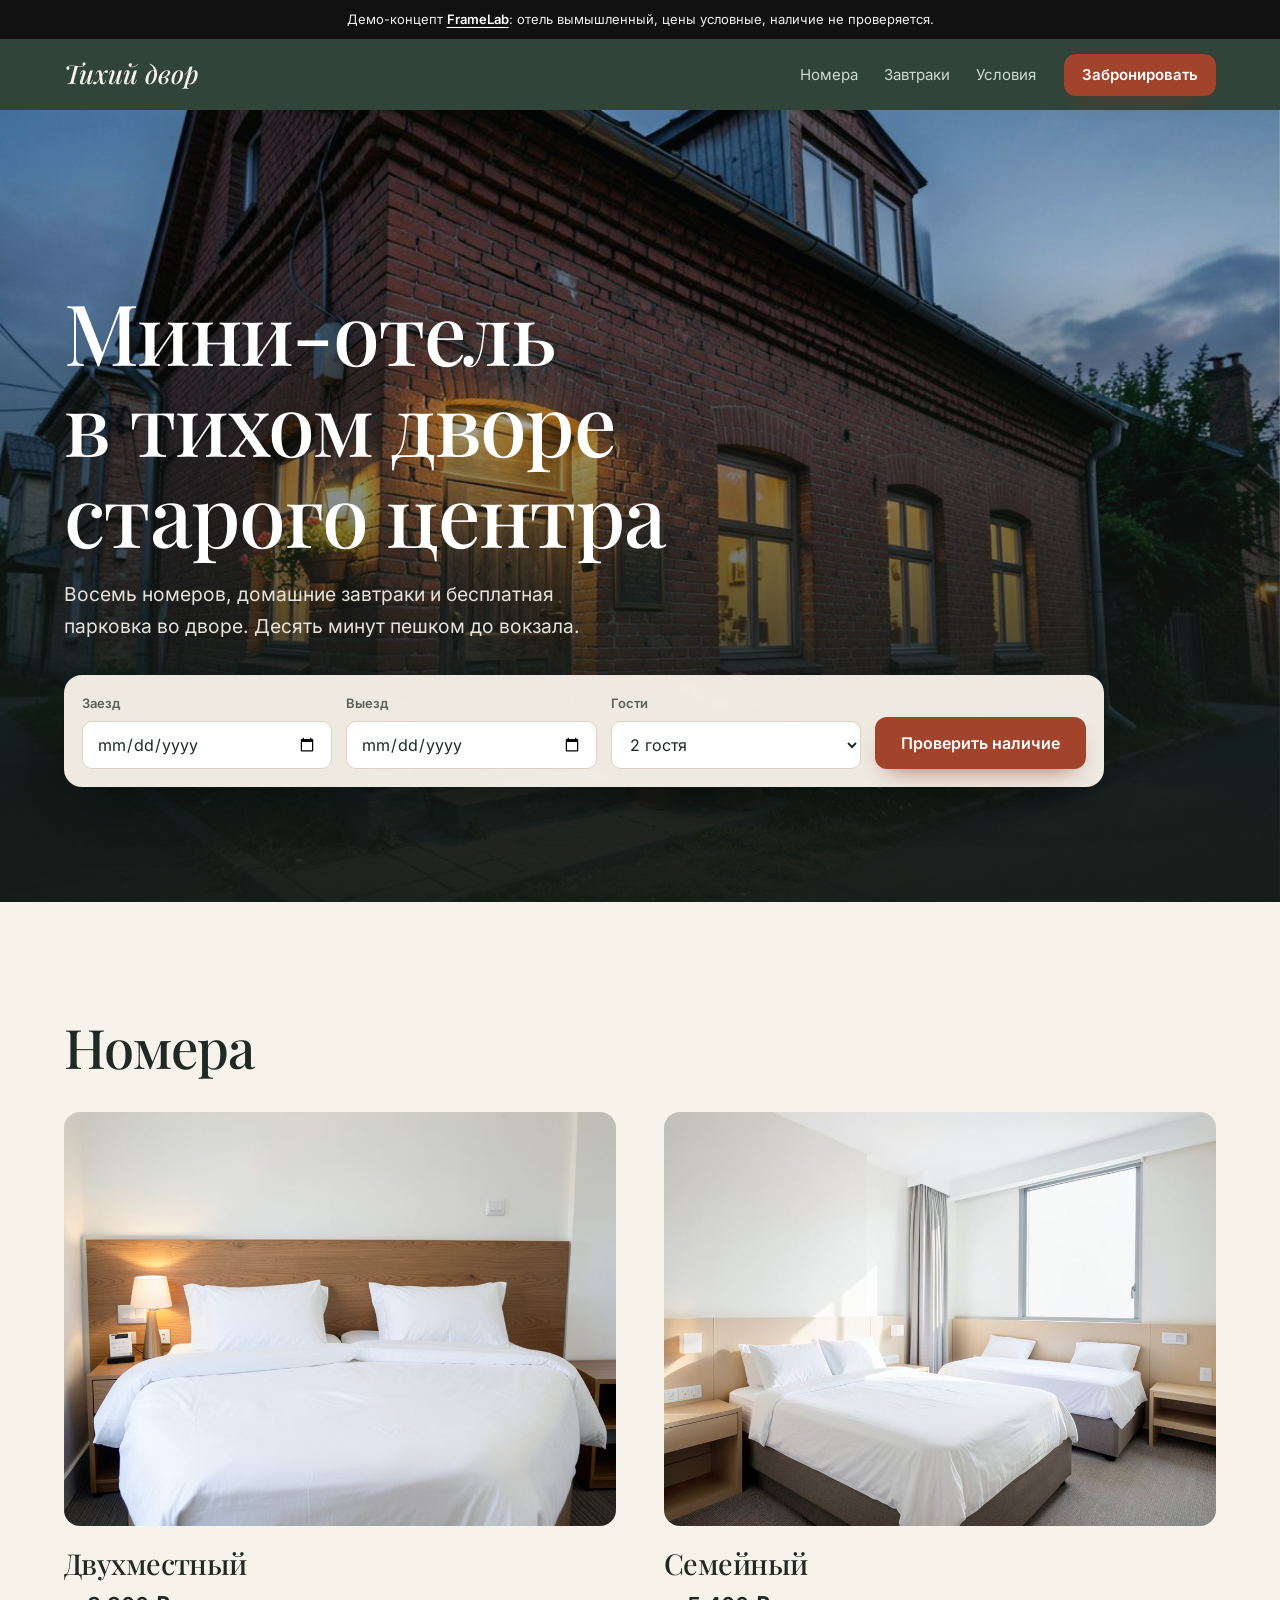
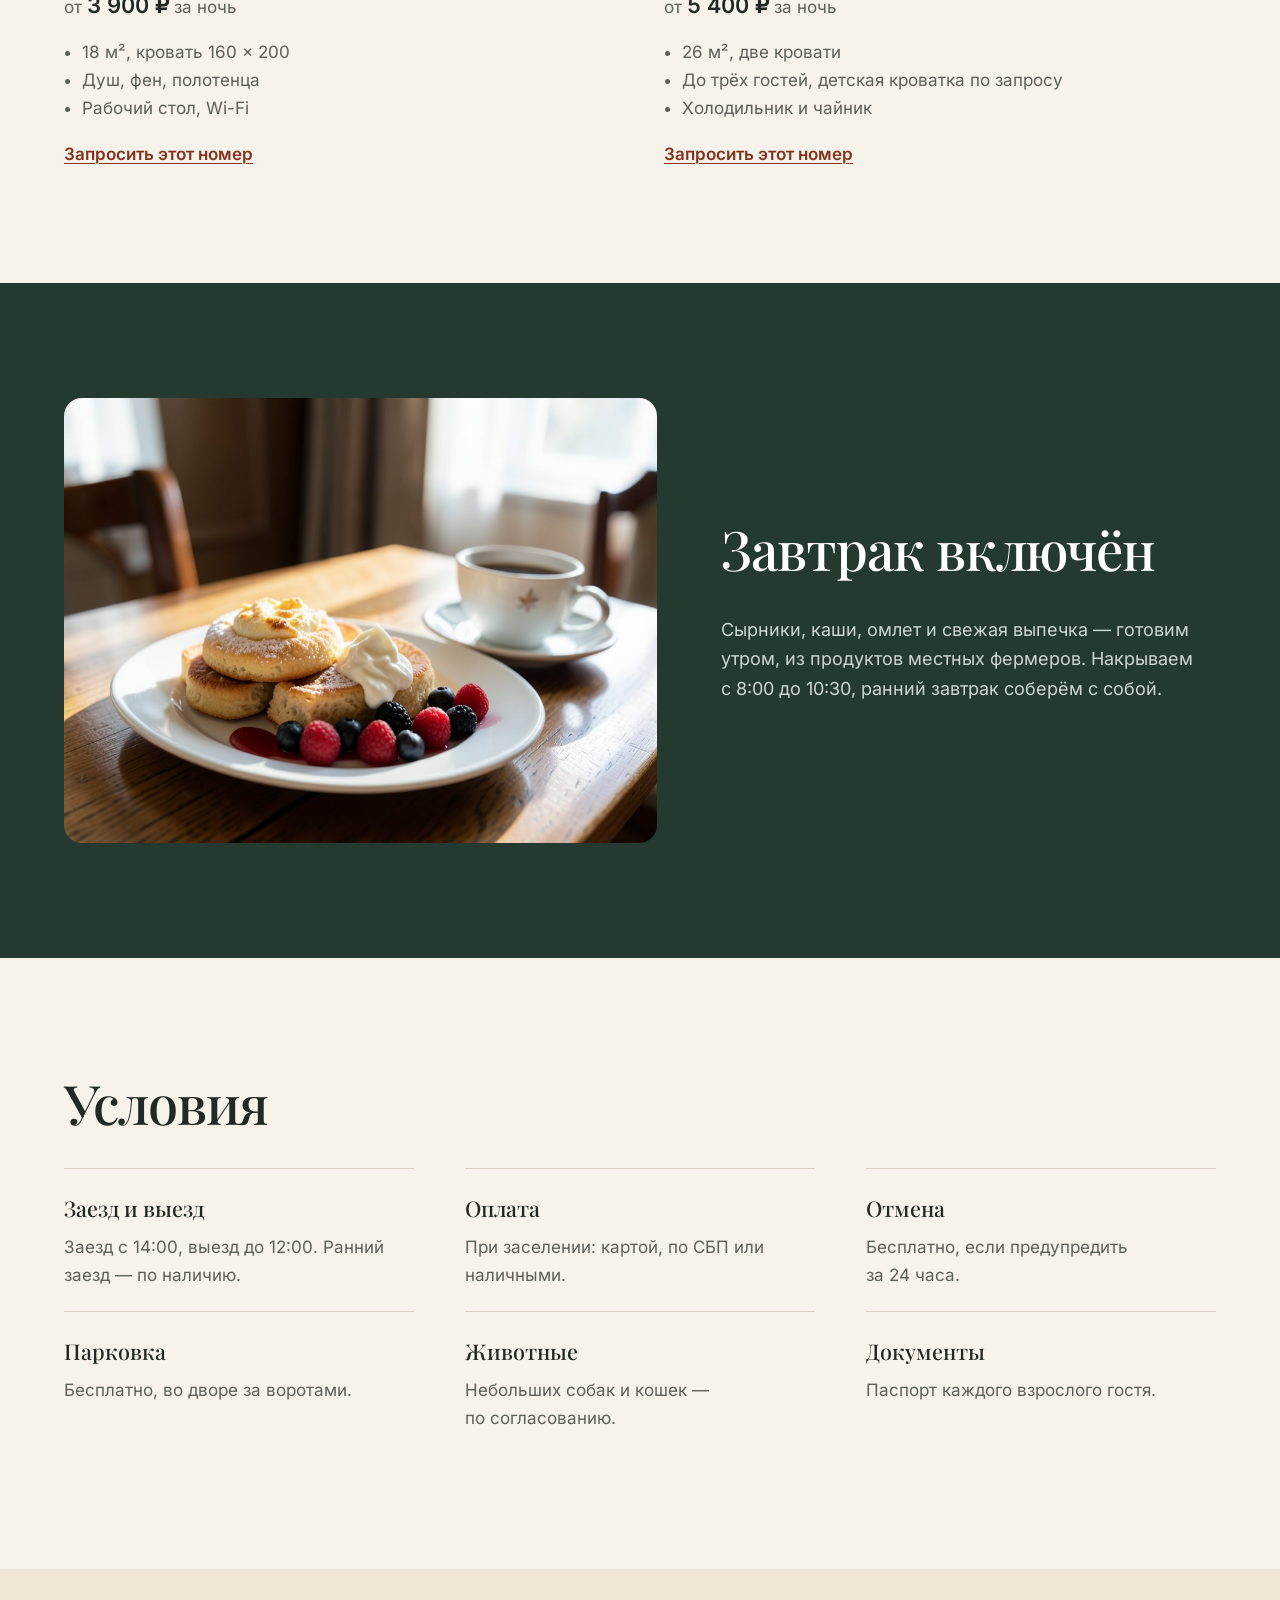
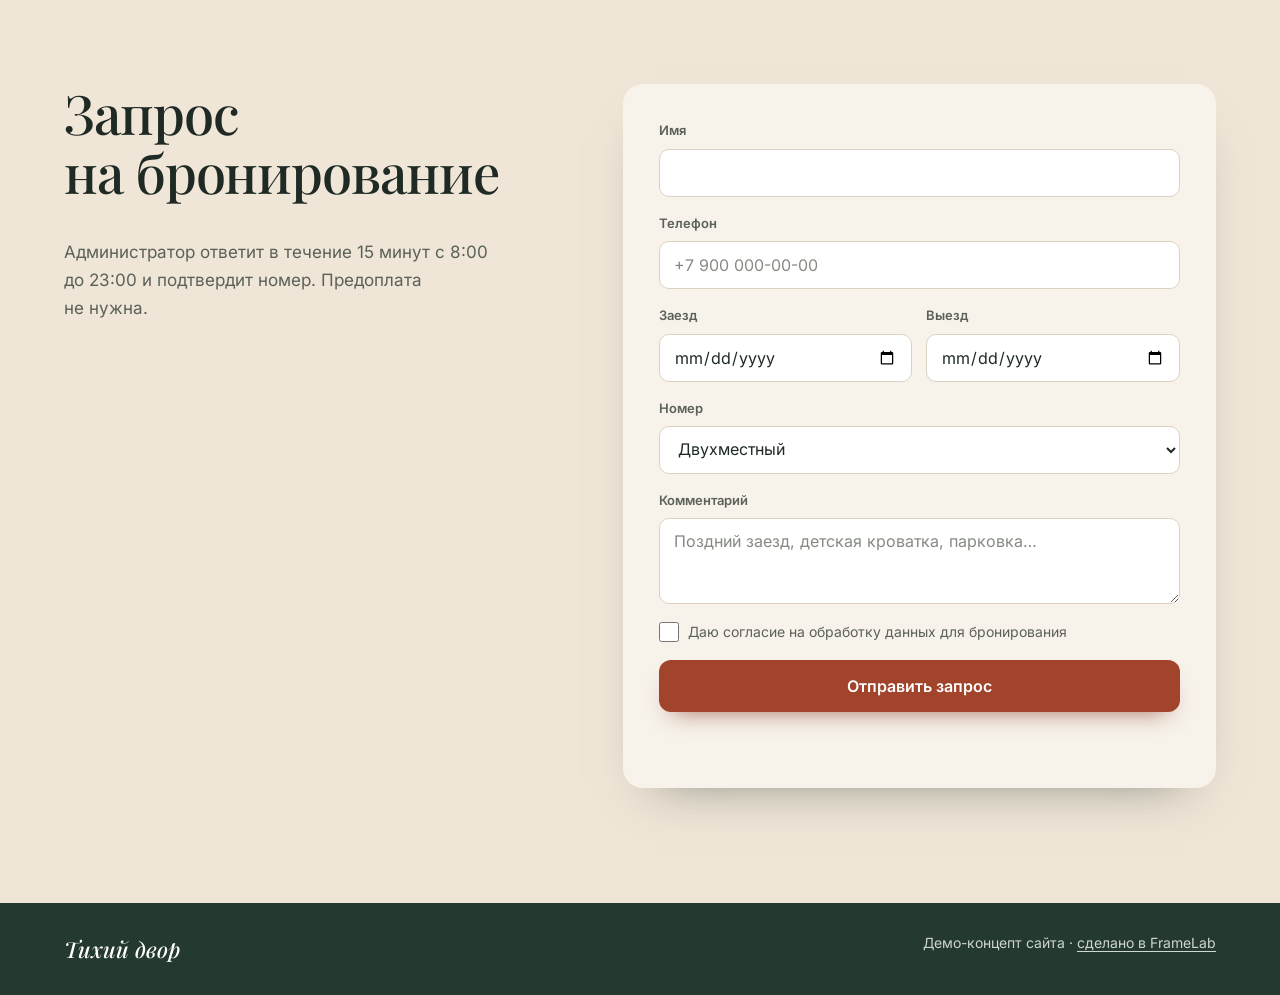
<file: demo/hotel/index.html>
<!doctype html>
<html lang="ru">
<head>
  <meta charset="utf-8">
  <meta name="viewport" content="width=device-width, initial-scale=1">
  <meta http-equiv="Content-Security-Policy" content="default-src 'self'; script-src 'self'; style-src 'self'; font-src 'self'; img-src 'self' data:; connect-src 'self'; object-src 'none'; base-uri 'self'; form-action 'self'">
  <title>Тихий двор — мини-отель · демо-концепт FrameLab</title>
  <meta name="description" content="Демо-концепт сайта мини-отеля от FrameLab: номера, завтраки, условия и запрос на бронирование.">
  <meta name="robots" content="noindex">
  <meta name="theme-color" content="#1f2a24">
  <link rel="icon" href="../../favicon.svg" type="image/svg+xml">
  <link rel="preload" href="img/hotel-hero.jpg" as="image">
  <link rel="stylesheet" href="../fonts/fonts.css">
  <link rel="stylesheet" href="style.css">
  <script src="script.js" defer></script>
</head>
<body>
  <p class="demo-bar">Демо-концепт <a href="../../">FrameLab</a>: отель вымышленный, цены условные, наличие не проверяется.</p>
  <header class="top">
    <a class="logo" href="#top">Тихий двор</a>
    <nav aria-label="Разделы"><a href="#rooms">Номера</a><a href="#breakfast">Завтраки</a><a href="#terms">Условия</a></nav>
    <a class="btn btn-small" href="#booking">Забронировать</a>
  </header>

  <main id="top">
    <section class="hero" aria-labelledby="hero-title">
      <img class="hero-bg" src="img/hotel-hero.jpg" width="1280" height="720" alt="Кирпичный двухэтажный дом с тёплым светом в окнах и цветами у двери">
      <div class="hero-copy">
        <h1 id="hero-title">Мини-отель в&nbsp;тихом дворе старого центра</h1>
        <p>Восемь номеров, домашние завтраки и&nbsp;бесплатная парковка во&nbsp;дворе. Десять минут пешком до&nbsp;вокзала.</p>
      </div>
      <form class="finder" aria-label="Проверить наличие" novalidate>
        <label>Заезд<input name="from" type="date" required></label>
        <label>Выезд<input name="to" type="date" required></label>
        <label>Гости<select name="guests"><option>1 гость</option><option selected>2 гостя</option><option>3 гостя</option><option>4 гостя</option></select></label>
        <button class="btn" type="submit">Проверить наличие</button>
        <p class="finder-status" role="status" aria-live="polite"></p>
      </form>
    </section>

    <section class="rooms" id="rooms" aria-labelledby="rooms-title">
      <h2 id="rooms-title">Номера</h2>
      <div class="room-list">
        <article class="room">
          <img src="img/hotel-double.jpg" width="1000" height="750" loading="lazy" alt="Двухместный номер: большая кровать с белым бельём и дубовым изголовьем">
          <div class="room-body">
            <h3>Двухместный</h3>
            <p class="price">от <strong>3 900 ₽</strong> за&nbsp;ночь</p>
            <ul><li>18 м², кровать 160 × 200</li><li>Душ, фен, полотенца</li><li>Рабочий стол, Wi-Fi</li></ul>
            <a class="link" href="#booking" data-room="Двухместный">Запросить этот номер</a>
          </div>
        </article>
        <article class="room">
          <img src="img/hotel-family.jpg" width="1000" height="750" loading="lazy" alt="Семейный номер: двуспальная и односпальная кровати, большое окно">
          <div class="room-body">
            <h3>Семейный</h3>
            <p class="price">от <strong>5 400 ₽</strong> за&nbsp;ночь</p>
            <ul><li>26 м², две кровати</li><li>До&nbsp;трёх гостей, детская кроватка по&nbsp;запросу</li><li>Холодильник и&nbsp;чайник</li></ul>
            <a class="link" href="#booking" data-room="Семейный">Запросить этот номер</a>
          </div>
        </article>
      </div>
    </section>

    <section class="breakfast" id="breakfast" aria-labelledby="breakfast-title">
      <img src="img/hotel-breakfast.jpg" width="1000" height="750" loading="lazy" alt="Сырники со сметаной, ягоды и кофе на деревянном столе">
      <div>
        <h2 id="breakfast-title">Завтрак включён</h2>
        <p>Сырники, каши, омлет и&nbsp;свежая выпечка — готовим утром, из&nbsp;продуктов местных фермеров. Накрываем с&nbsp;8:00 до&nbsp;10:30, ранний завтрак соберём с&nbsp;собой.</p>
      </div>
    </section>

    <section class="terms" id="terms" aria-labelledby="terms-title">
      <h2 id="terms-title">Условия</h2>
      <dl>
        <div><dt>Заезд и&nbsp;выезд</dt><dd>Заезд с&nbsp;14:00, выезд до&nbsp;12:00. Ранний заезд — по&nbsp;наличию.</dd></div>
        <div><dt>Оплата</dt><dd>При заселении: картой, по&nbsp;СБП или наличными.</dd></div>
        <div><dt>Отмена</dt><dd>Бесплатно, если предупредить за&nbsp;24&nbsp;часа.</dd></div>
        <div><dt>Парковка</dt><dd>Бесплатно, во&nbsp;дворе за&nbsp;воротами.</dd></div>
        <div><dt>Животные</dt><dd>Небольших собак и&nbsp;кошек — по&nbsp;согласованию.</dd></div>
        <div><dt>Документы</dt><dd>Паспорт каждого взрослого гостя.</dd></div>
      </dl>
    </section>

    <section class="booking" id="booking" aria-labelledby="booking-title">
      <div>
        <h2 id="booking-title">Запрос на&nbsp;бронирование</h2>
        <p>Администратор ответит в&nbsp;течение 15 минут с&nbsp;8:00 до&nbsp;23:00 и&nbsp;подтвердит номер. Предоплата не&nbsp;нужна.</p>
      </div>
      <form class="form" novalidate>
        <label>Имя<input name="name" autocomplete="name" required maxlength="80"></label>
        <label>Телефон<input name="phone" type="tel" autocomplete="tel" inputmode="tel" required placeholder="+7 900 000-00-00"></label>
        <div class="pair"><label>Заезд<input name="from" type="date" required></label><label>Выезд<input name="to" type="date" required></label></div>
        <label>Номер<select name="room"><option>Двухместный</option><option>Семейный</option><option>Подберите сами</option></select></label>
        <label>Комментарий<textarea name="note" rows="3" maxlength="500" placeholder="Поздний заезд, детская кроватка, парковка…"></textarea></label>
        <label class="check"><input name="consent" type="checkbox" required><span>Даю согласие на&nbsp;обработку данных для бронирования</span></label>
        <button class="btn" type="submit">Отправить запрос</button>
        <p class="form-status" role="status" aria-live="polite"></p>
      </form>
    </section>
  </main>
  <footer class="foot"><span class="logo">Тихий двор</span><span>Демо-концепт сайта · <a href="../../">сделано в&nbsp;FrameLab</a></span></footer>
</body>
</html>
</file>
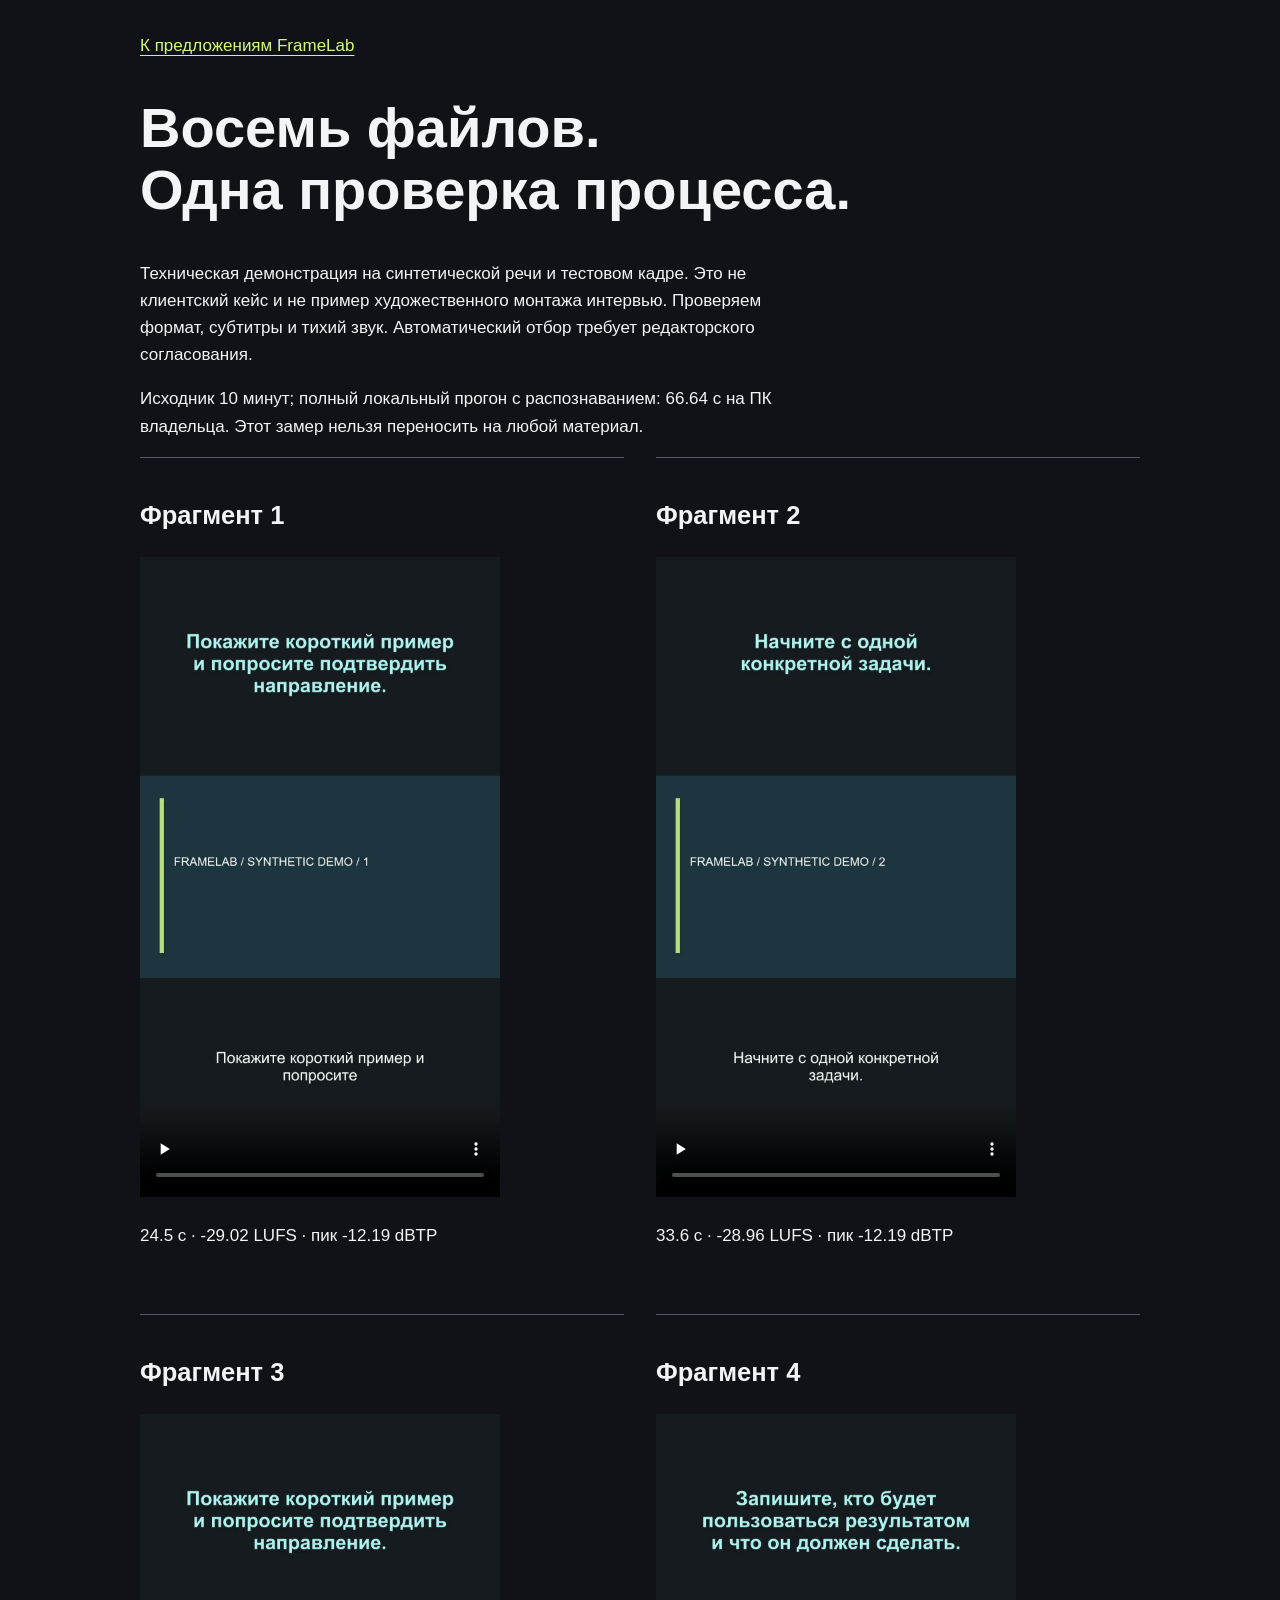
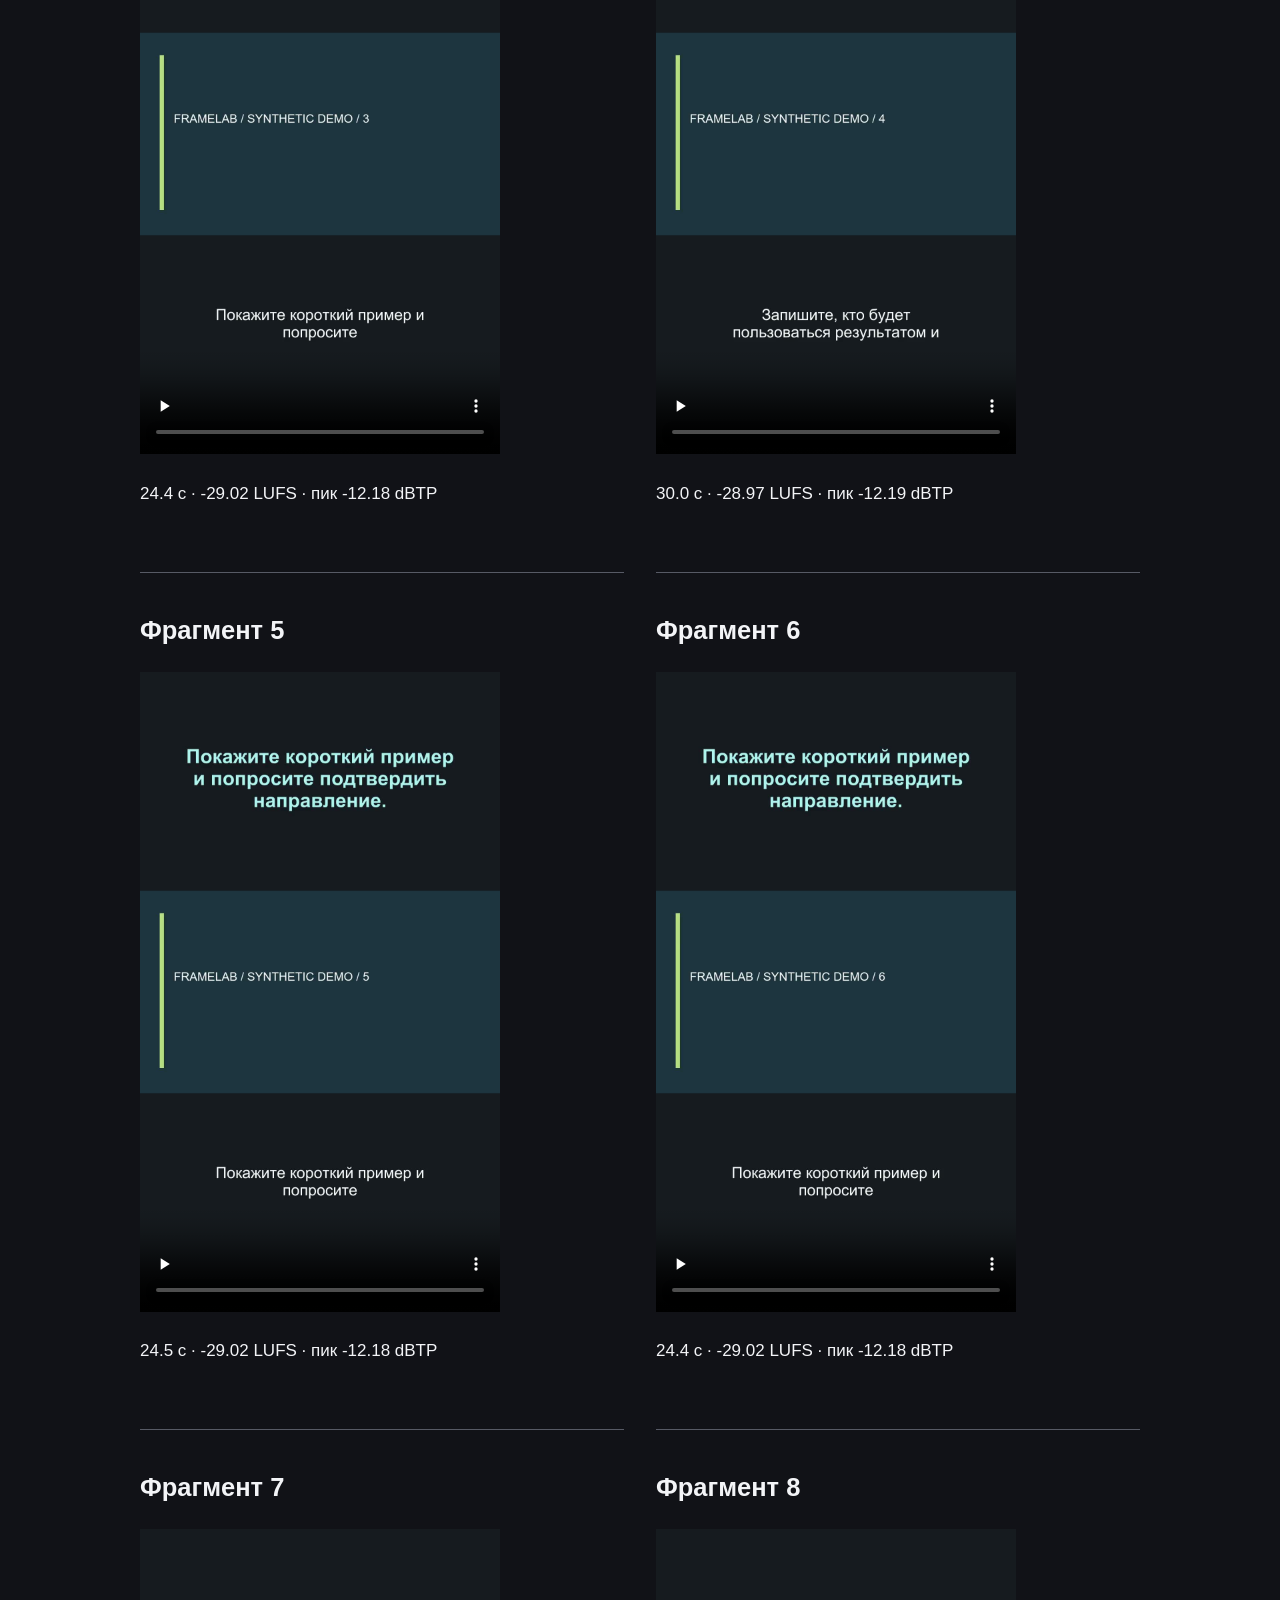
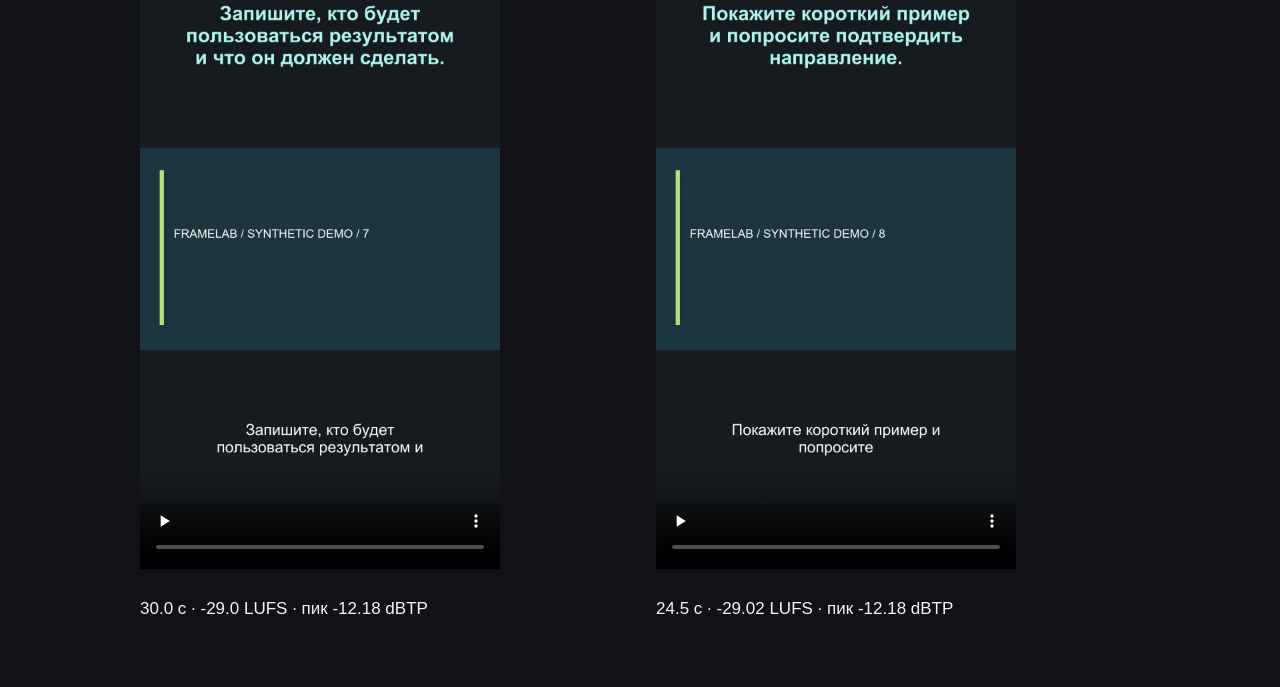
<file: demo/shorts/index.html>
<!doctype html><html lang="ru"><meta charset="utf-8"><meta name="viewport" content="width=device-width,initial-scale=1"><title>FrameLab — проверка восьми экспортов</title><link rel="stylesheet" href="style.css"><body><main><a href="../../#offers">К предложениям FrameLab</a><h1>Восемь файлов.<br>Одна проверка процесса.</h1><p>Техническая демонстрация на синтетической речи и тестовом кадре. Это не клиентский кейс и не пример художественного монтажа интервью. Проверяем формат, субтитры и тихий звук. Автоматический отбор требует редакторского согласования.</p><p>Исходник 10 минут; полный локальный прогон с распознаванием: 66.64 с на ПК владельца. Этот замер нельзя переносить на любой материал.</p><div class="grid"><article><h2>Фрагмент 1</h2><video controls muted playsinline preload="none" poster="clip-01-cover.jpg"><source src="clip-01.mp4" type="video/mp4"></video><p>24.5 с · -29.02 LUFS · пик -12.19 dBTP</p></article><article><h2>Фрагмент 2</h2><video controls muted playsinline preload="none" poster="clip-02-cover.jpg"><source src="clip-02.mp4" type="video/mp4"></video><p>33.6 с · -28.96 LUFS · пик -12.19 dBTP</p></article><article><h2>Фрагмент 3</h2><video controls muted playsinline preload="none" poster="clip-03-cover.jpg"><source src="clip-03.mp4" type="video/mp4"></video><p>24.4 с · -29.02 LUFS · пик -12.18 dBTP</p></article><article><h2>Фрагмент 4</h2><video controls muted playsinline preload="none" poster="clip-04-cover.jpg"><source src="clip-04.mp4" type="video/mp4"></video><p>30.0 с · -28.97 LUFS · пик -12.19 dBTP</p></article><article><h2>Фрагмент 5</h2><video controls muted playsinline preload="none" poster="clip-05-cover.jpg"><source src="clip-05.mp4" type="video/mp4"></video><p>24.5 с · -29.02 LUFS · пик -12.18 dBTP</p></article><article><h2>Фрагмент 6</h2><video controls muted playsinline preload="none" poster="clip-06-cover.jpg"><source src="clip-06.mp4" type="video/mp4"></video><p>24.4 с · -29.02 LUFS · пик -12.18 dBTP</p></article><article><h2>Фрагмент 7</h2><video controls muted playsinline preload="none" poster="clip-07-cover.jpg"><source src="clip-07.mp4" type="video/mp4"></video><p>30.0 с · -29.0 LUFS · пик -12.18 dBTP</p></article><article><h2>Фрагмент 8</h2><video controls muted playsinline preload="none" poster="clip-08-cover.jpg"><source src="clip-08.mp4" type="video/mp4"></video><p>24.5 с · -29.02 LUFS · пик -12.18 dBTP</p></article></div></main></body></html>
</file>
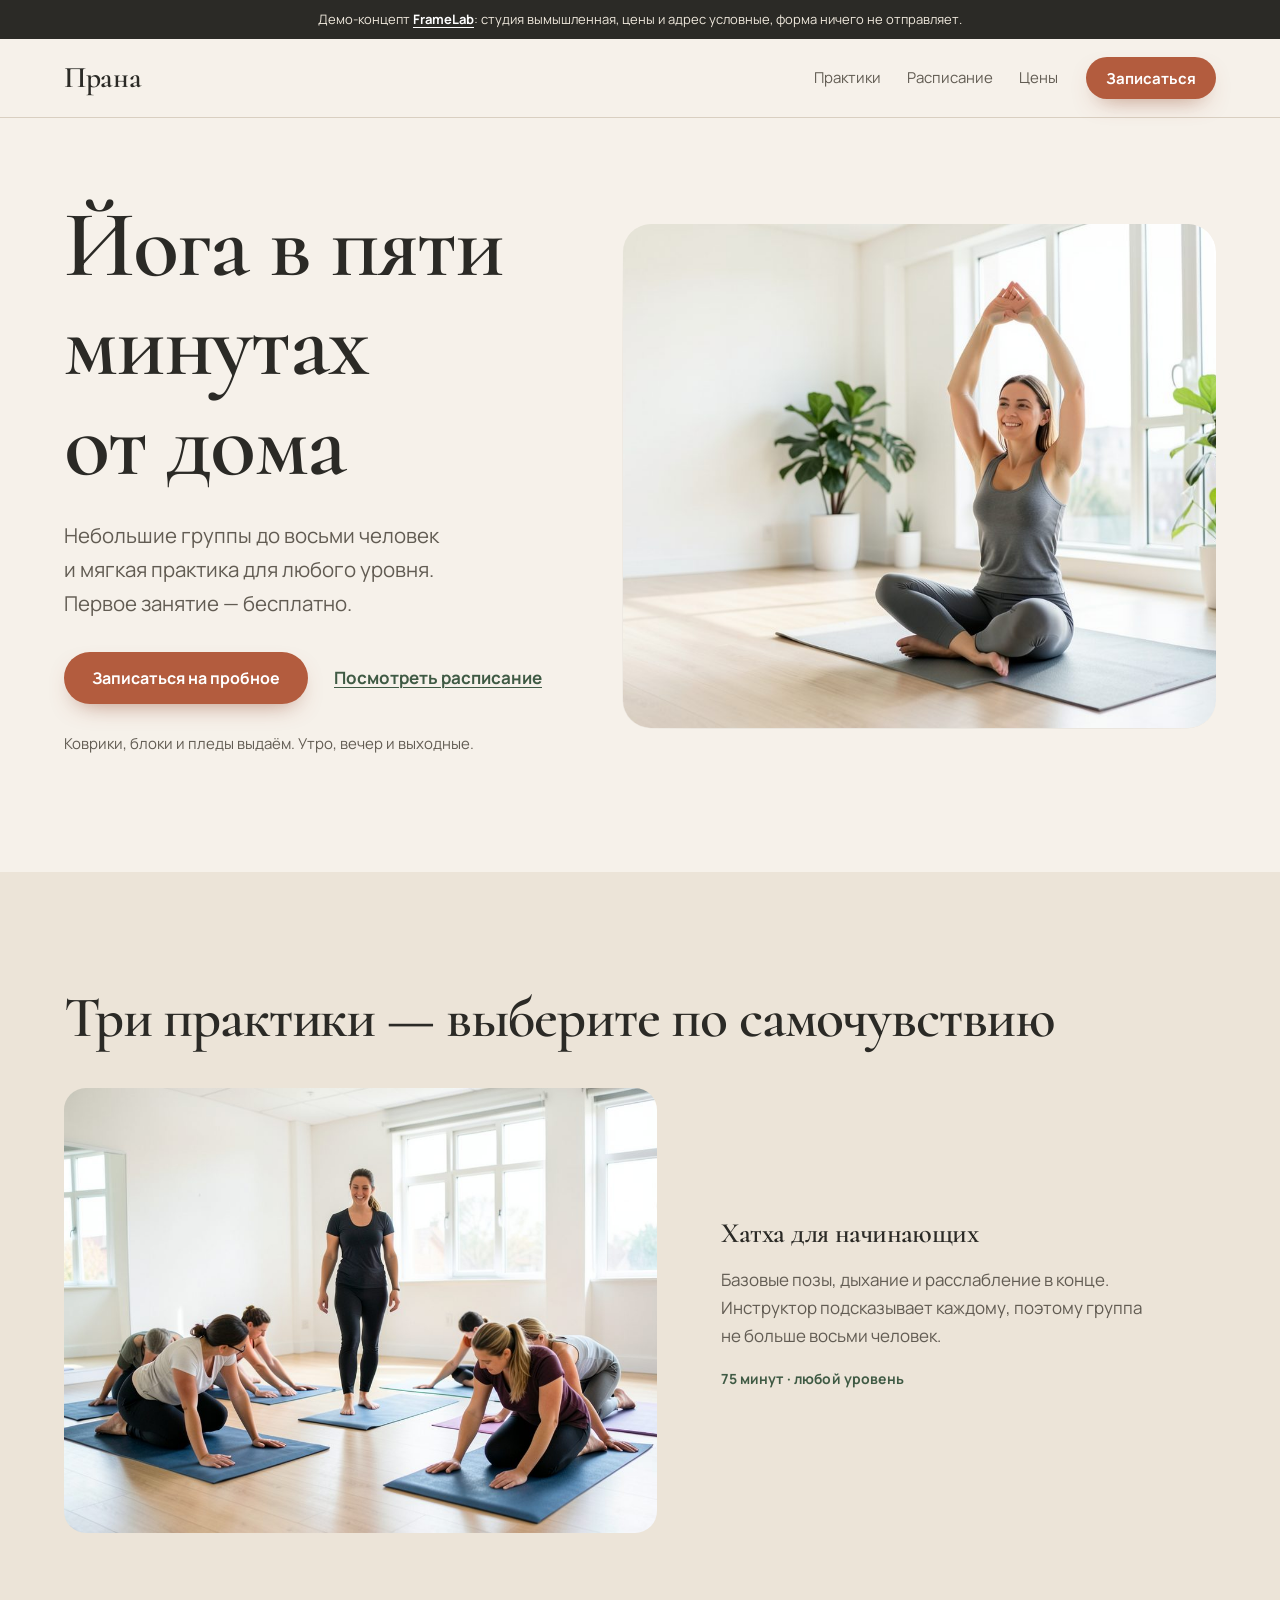
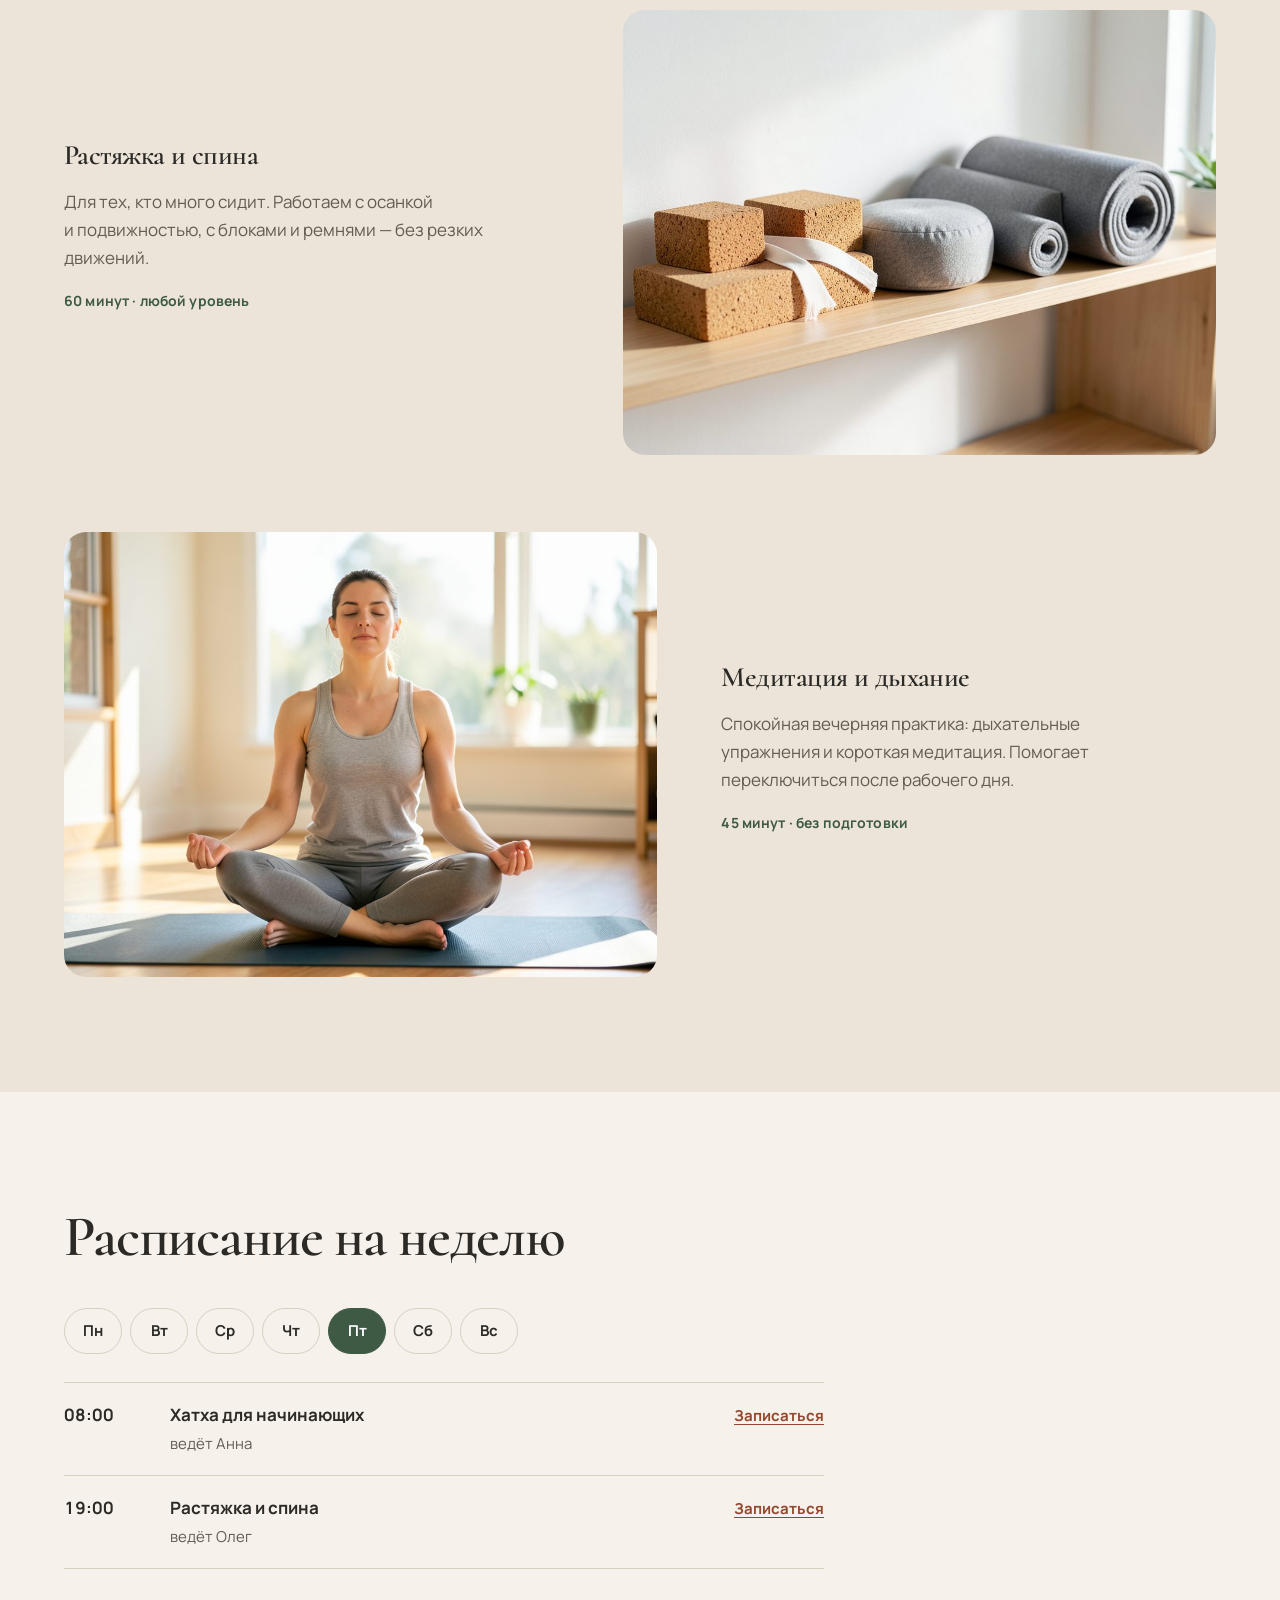
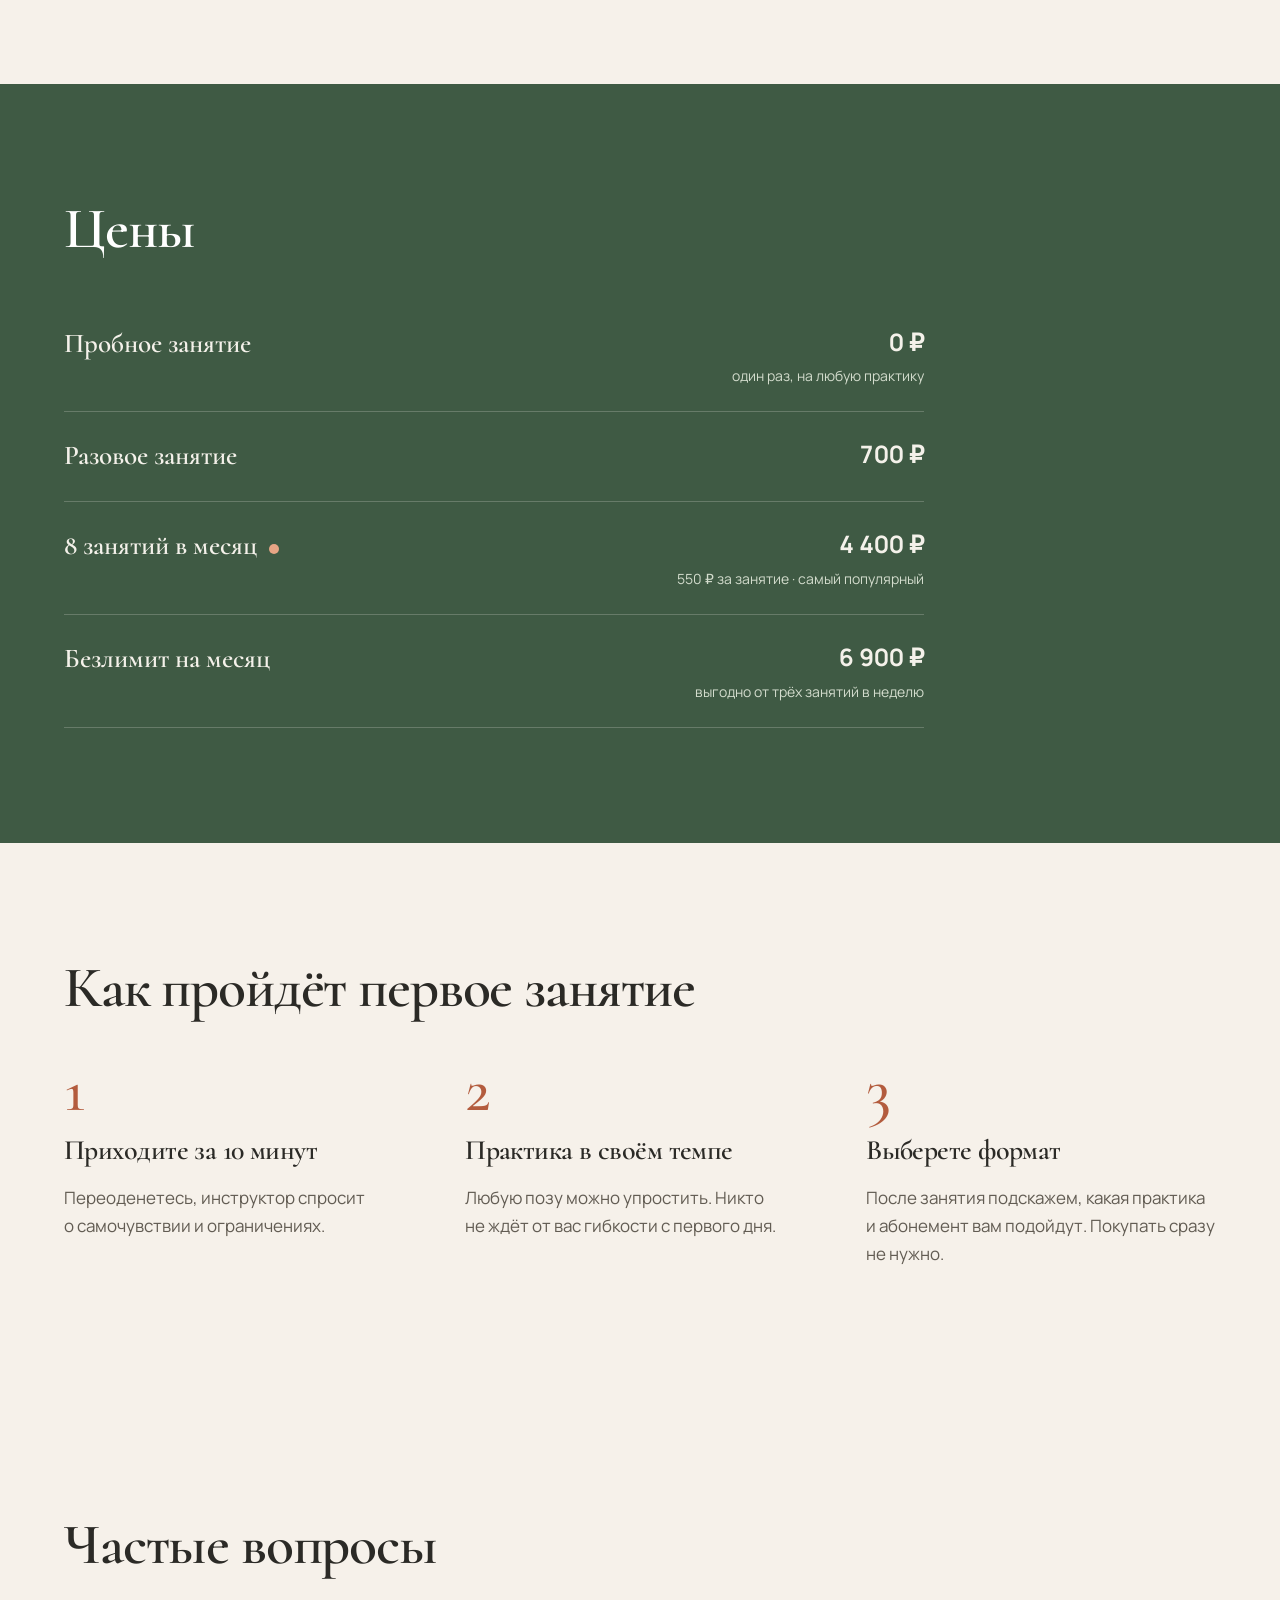
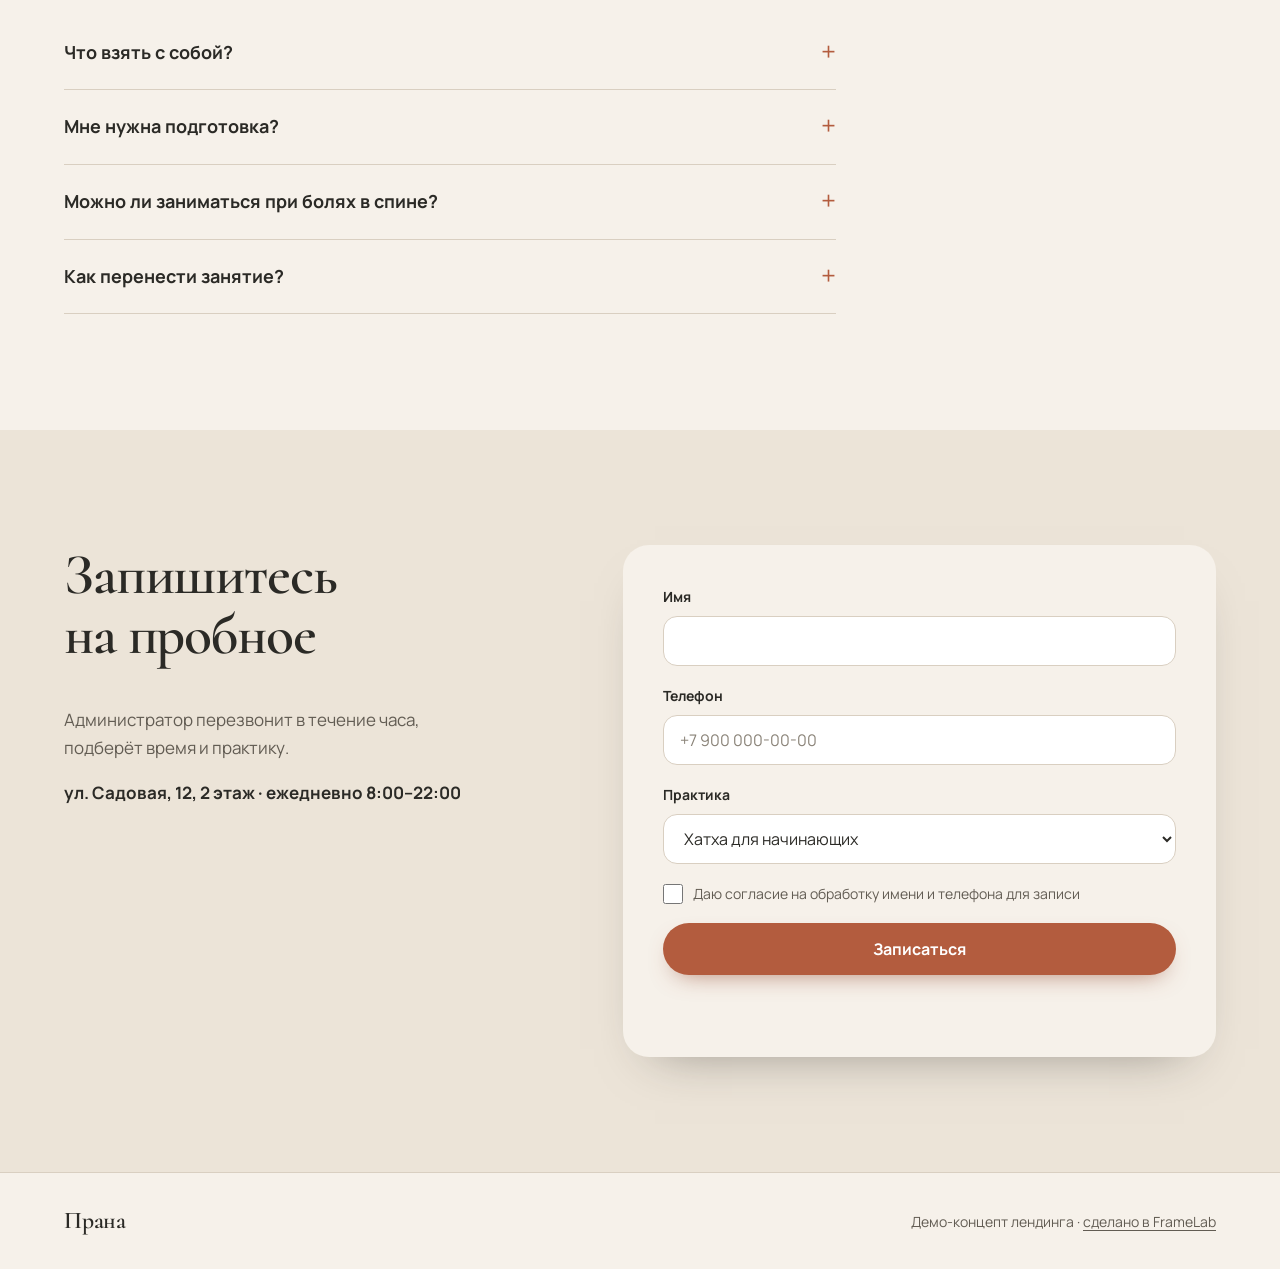
<file: demo/yoga/index.html>
<!doctype html>
<html lang="ru">
<head>
  <meta charset="utf-8">
  <meta name="viewport" content="width=device-width, initial-scale=1">
  <meta http-equiv="Content-Security-Policy" content="default-src 'self'; script-src 'self'; style-src 'self'; font-src 'self'; img-src 'self' data:; connect-src 'self'; object-src 'none'; base-uri 'self'; form-action 'self'">
  <title>Прана — йога рядом с домом · демо-концепт FrameLab</title>
  <meta name="description" content="Демо-концепт лендинга йога-студии от FrameLab: расписание, цены и запись на пробное занятие.">
  <meta name="robots" content="noindex">
  <meta name="theme-color" content="#f6f1ea">
  <link rel="icon" href="../../favicon.svg" type="image/svg+xml">
  <link rel="preload" href="img/yoga-hero.jpg" as="image">
  <link rel="stylesheet" href="../fonts/fonts.css">
  <link rel="stylesheet" href="style.css">
  <script src="script.js" defer></script>
</head>
<body>
  <p class="demo-bar">Демо-концепт <a href="../../">FrameLab</a>: студия вымышленная, цены и адрес условные, форма ничего не отправляет.</p>
  <header class="top">
    <a class="logo" href="#top">Прана</a>
    <nav aria-label="Разделы"><a href="#practice">Практики</a><a href="#schedule">Расписание</a><a href="#prices">Цены</a></nav>
    <a class="btn btn-small" href="#signup">Записаться</a>
  </header>

  <main id="top">
    <section class="hero" aria-labelledby="hero-title">
      <div class="hero-copy">
        <h1 id="hero-title">Йога в&nbsp;пяти минутах от&nbsp;дома</h1>
        <p class="lead">Небольшие группы до&nbsp;восьми человек и&nbsp;мягкая практика для любого уровня. Первое занятие — бесплатно.</p>
        <div class="actions"><a class="btn" href="#signup">Записаться на&nbsp;пробное</a><a class="link" href="#schedule">Посмотреть расписание</a></div>
        <p class="note">Коврики, блоки и&nbsp;пледы выдаём. Утро, вечер и&nbsp;выходные.</p>
      </div>
      <figure class="hero-photo"><img src="img/yoga-hero.jpg" width="1280" height="720" alt="Женщина на коврике тянет руки вверх в светлом зале с растениями"></figure>
    </section>

    <section class="practice" id="practice" aria-labelledby="practice-title">
      <h2 id="practice-title">Три практики — выберите по&nbsp;самочувствию</h2>
      <article class="row">
        <img src="img/yoga-group.jpg" width="1000" height="750" loading="lazy" alt="Группа тянется на ковриках, инструктор проходит между рядами">
        <div><h3>Хатха для начинающих</h3><p>Базовые позы, дыхание и&nbsp;расслабление в&nbsp;конце. Инструктор подсказывает каждому, поэтому группа не&nbsp;больше восьми человек.</p><p class="meta">75 минут · любой уровень</p></div>
      </article>
      <article class="row row-flip">
        <img src="img/yoga-props.jpg" width="1000" height="750" loading="lazy" alt="Пробковые блоки, ремни, болстеры и коврики на деревянной полке">
        <div><h3>Растяжка и&nbsp;спина</h3><p>Для тех, кто много сидит. Работаем с&nbsp;осанкой и&nbsp;подвижностью, с&nbsp;блоками и&nbsp;ремнями — без резких движений.</p><p class="meta">60 минут · любой уровень</p></div>
      </article>
      <article class="row">
        <img src="img/yoga-meditation.jpg" width="1000" height="750" loading="lazy" alt="Женщина медитирует на коврике с закрытыми глазами">
        <div><h3>Медитация и&nbsp;дыхание</h3><p>Спокойная вечерняя практика: дыхательные упражнения и&nbsp;короткая медитация. Помогает переключиться после рабочего дня.</p><p class="meta">45 минут · без подготовки</p></div>
      </article>
    </section>

    <section class="schedule" id="schedule" aria-labelledby="schedule-title">
      <h2 id="schedule-title">Расписание на&nbsp;неделю</h2>
      <div class="days" role="group" aria-label="День недели"></div>
      <ul class="slots" aria-live="polite"></ul>
    </section>

    <section class="prices" id="prices" aria-labelledby="prices-title">
      <h2 id="prices-title">Цены</h2>
      <dl class="price-list">
        <div><dt>Пробное занятие</dt><dd><strong>0 ₽</strong><span>один раз, на&nbsp;любую практику</span></dd></div>
        <div><dt>Разовое занятие</dt><dd><strong>700 ₽</strong></dd></div>
        <div class="featured"><dt>8 занятий в&nbsp;месяц</dt><dd><strong>4 400 ₽</strong><span>550 ₽ за&nbsp;занятие · самый популярный</span></dd></div>
        <div><dt>Безлимит на&nbsp;месяц</dt><dd><strong>6 900 ₽</strong><span>выгодно от&nbsp;трёх занятий в&nbsp;неделю</span></dd></div>
      </dl>
    </section>

    <section class="first" aria-labelledby="first-title">
      <h2 id="first-title">Как пройдёт первое занятие</h2>
      <ol>
        <li><h3>Приходите за&nbsp;10 минут</h3><p>Переоденетесь, инструктор спросит о&nbsp;самочувствии и&nbsp;ограничениях.</p></li>
        <li><h3>Практика в&nbsp;своём темпе</h3><p>Любую позу можно упростить. Никто не&nbsp;ждёт от&nbsp;вас гибкости с&nbsp;первого дня.</p></li>
        <li><h3>Выберете формат</h3><p>После занятия подскажем, какая практика и&nbsp;абонемент вам подойдут. Покупать сразу не&nbsp;нужно.</p></li>
      </ol>
    </section>

    <section class="faq" aria-labelledby="faq-title">
      <h2 id="faq-title">Частые вопросы</h2>
      <details><summary>Что взять с&nbsp;собой?</summary><p>Удобную одежду и&nbsp;воду. Коврики, блоки и&nbsp;пледы есть в&nbsp;студии, есть раздевалка и&nbsp;душ.</p></details>
      <details><summary>Мне нужна подготовка?</summary><p>Нет. Хатха и&nbsp;медитация рассчитаны на&nbsp;новичков, инструктор предложит упрощённый вариант каждой позы.</p></details>
      <details><summary>Можно ли заниматься при болях в&nbsp;спине?</summary><p>Расскажите о&nbsp;них инструктору до&nbsp;занятия. При травмах и&nbsp;хронических болях сначала посоветуйтесь с&nbsp;врачом.</p></details>
      <details><summary>Как перенести занятие?</summary><p>Напишите нам минимум за&nbsp;3&nbsp;часа — занятие по&nbsp;абонементу сохранится.</p></details>
    </section>

    <section class="signup" id="signup" aria-labelledby="signup-title">
      <div class="signup-copy">
        <h2 id="signup-title">Запишитесь на&nbsp;пробное</h2>
        <p>Администратор перезвонит в&nbsp;течение часа, подберёт время и&nbsp;практику.</p>
        <p class="address">ул. Садовая, 12, 2&nbsp;этаж · ежедневно 8:00–22:00</p>
      </div>
      <form class="form" novalidate>
        <label>Имя<input name="name" autocomplete="given-name" required maxlength="60"></label>
        <label>Телефон<input name="phone" type="tel" autocomplete="tel" inputmode="tel" required placeholder="+7 900 000-00-00"></label>
        <label>Практика<select name="practice"><option>Хатха для начинающих</option><option>Растяжка и спина</option><option>Медитация и дыхание</option><option>Пока не знаю</option></select></label>
        <label class="check"><input name="consent" type="checkbox" required><span>Даю согласие на&nbsp;обработку имени и&nbsp;телефона для записи</span></label>
        <button class="btn" type="submit">Записаться</button>
        <p class="form-status" role="status" aria-live="polite"></p>
      </form>
    </section>
  </main>
  <footer class="foot"><span class="logo">Прана</span><span>Демо-концепт лендинга · <a href="../../">сделано в&nbsp;FrameLab</a></span></footer>
</body>
</html>
</file>
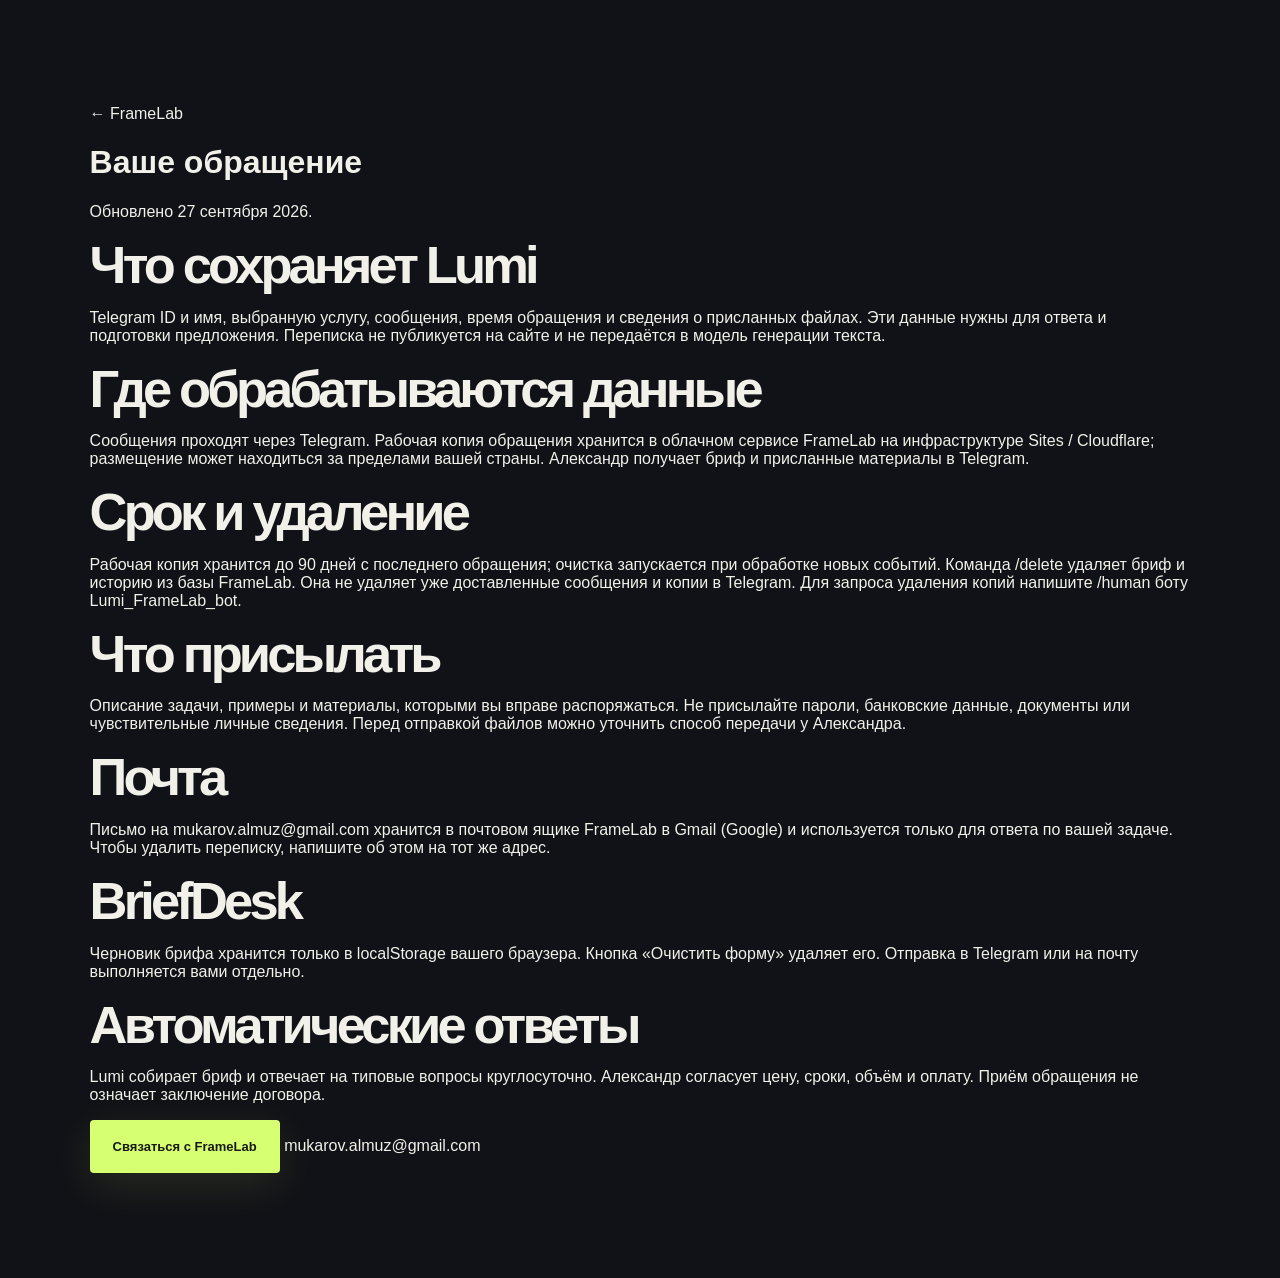
<file: privacy.html>
<!doctype html><html lang="ru"><head><meta charset="utf-8"><meta http-equiv="Content-Security-Policy" content="default-src 'self'; script-src 'self'; style-src 'self' https://fonts.googleapis.com; font-src 'self' https://fonts.gstatic.com; img-src 'self' data:; connect-src 'self'; object-src 'none'; base-uri 'self'; form-action 'self'"><meta name="referrer" content="strict-origin-when-cross-origin"><meta name="viewport" content="width=device-width,initial-scale=1"><title>FrameLab — обработка обращений</title><link rel="icon" href="./favicon.svg" type="image/svg+xml"><link rel="stylesheet" href="./style.css"></head><body><main class="section"><a href="./">← FrameLab</a><h1>Ваше обращение</h1><p>Обновлено 27 сентября 2026.</p><h2>Что сохраняет Lumi</h2><p>Telegram ID и имя, выбранную услугу, сообщения, время обращения и сведения о присланных файлах. Эти данные нужны для ответа и подготовки предложения. Переписка не публикуется на сайте и не передаётся в модель генерации текста.</p><h2>Где обрабатываются данные</h2><p>Сообщения проходят через Telegram. Рабочая копия обращения хранится в облачном сервисе FrameLab на инфраструктуре Sites / Cloudflare; размещение может находиться за пределами вашей страны. Александр получает бриф и присланные материалы в Telegram.</p><h2>Срок и удаление</h2><p>Рабочая копия хранится до 90 дней с последнего обращения; очистка запускается при обработке новых событий. Команда /delete удаляет бриф и историю из базы FrameLab. Она не удаляет уже доставленные сообщения и копии в Telegram. Для запроса удаления копий напишите /human боту Lumi_FrameLab_bot.</p><h2>Что присылать</h2><p>Описание задачи, примеры и материалы, которыми вы вправе распоряжаться. Не присылайте пароли, банковские данные, документы или чувствительные личные сведения. Перед отправкой файлов можно уточнить способ передачи у Александра.</p><h2>Почта</h2><p>Письмо на mukarov.almuz@gmail.com хранится в почтовом ящике FrameLab в Gmail (Google) и используется только для ответа по вашей задаче. Чтобы удалить переписку, напишите об этом на тот же адрес.</p><h2>BriefDesk</h2><p>Черновик брифа хранится только в localStorage вашего браузера. Кнопка «Очистить форму» удаляет его. Отправка в Telegram или на почту выполняется вами отдельно.</p><h2>Автоматические ответы</h2><p>Lumi собирает бриф и отвечает на типовые вопросы круглосуточно. Александр согласует цену, сроки, объём и оплату. Приём обращения не означает заключение договора.</p><a class="button button-primary" href="https://t.me/Lumi_FrameLab_bot">Связаться с FrameLab</a> <a href="mailto:mukarov.almuz@gmail.com">mukarov.almuz@gmail.com</a></main></body></html>
</file>
<file: briefdesk/style.css>
@import url('https://fonts.googleapis.com/css2?family=DM+Sans:wght@400;500;600;700&family=Manrope:wght@400;500;600;700;800&display=swap');
:root{--ink:#171a20;--paper:#e9e7e0;--muted:#6c7074;--line:#c9c8c2;--blue:#6888f7}*{box-sizing:border-box}body{margin:0;background:var(--paper);color:var(--ink);font-family:'DM Sans',Arial,sans-serif}button,input,textarea,select{font:inherit}button{cursor:pointer}a{color:inherit;text-decoration:none}a:focus-visible,button:focus-visible,input:focus-visible,textarea:focus-visible,select:focus-visible{outline:3px solid var(--blue);outline-offset:3px}.bar{min-height:73px;padding:18px max(5vw,24px);border-bottom:1px solid var(--line);display:flex;align-items:center;justify-content:space-between;gap:20px;color:#55585f;font-size:12px}.logo{font-family:Manrope,sans-serif;font-size:22px;font-weight:800;letter-spacing:-.07em;color:var(--ink)}.logo span{color:#7182e5}.logo i{font-size:12px;font-style:normal;letter-spacing:0;color:#71757b;font-weight:600}.intro{padding:76px max(5vw,24px) 80px;display:grid;grid-template-columns:1.25fr .75fr;align-items:center;gap:50px;position:relative;overflow:hidden}.eyebrow{color:#697dce;text-transform:uppercase;letter-spacing:.18em;font-size:10px;font-weight:800}.intro h1{font:600 clamp(45px,5.5vw,86px)/1.08 Manrope,sans-serif;letter-spacing:-.075em;max-width:860px;margin:28px 0}.intro h1 em{color:#6980dc;font-style:normal}.intro p:last-child{max-width:610px;line-height:1.7;color:#5f6269;font-size:15px}.orb{width:min(28vw,310px);height:min(28vw,310px);border-radius:35%;justify-self:center;background:radial-gradient(circle at 30% 25%,#e9edff,#95a9f1 34%,#4356a8 65%,#292c5c);box-shadow:inset -20px -25px 32px #222d68a6,inset 16px 13px 32px #fff9,22px 25px 0 #bcc3dc,35px 45px 45px #25345c44;transform:rotate(-14deg);display:grid;place-items:center}.orb span{font:700 170px Manrope;color:#e3ecff;filter:drop-shadow(9px 12px 8px #19285e77);transform:rotate(14deg)}.workspace{display:grid;grid-template-columns:1.18fr .82fr;border-top:1px solid #b7b8b6;border-bottom:1px solid #b7b8b6}form{padding:56px max(5vw,24px);background:#f7f6f1}.form-heading{display:flex;justify-content:space-between;align-items:end;gap:18px;border-bottom:1px solid var(--line);padding-bottom:23px;margin-bottom:30px}.form-heading h2,.result h2{font:700 32px Manrope;letter-spacing:-.05em;margin:8px 0 0}.form-heading>span{font-size:11px;color:#74777b}.field{display:block;font-size:12px;font-weight:800;margin:0 0 25px}.field span{font-size:11px;color:#888;font-weight:400}.field input,.field textarea,.field select{width:100%;border:1px solid #c8c8c7;border-radius:7px;background:#fff;color:#1b1e22;padding:13px 14px;margin-top:9px;outline:none;transition:border-color .2s,box-shadow .2s}.field input:focus,.field textarea:focus,.field select:focus{border-color:#7285e9;box-shadow:0 0 0 3px #7285e929}.field textarea{min-height:91px;resize:vertical;line-height:1.5}.field small{display:block;color:#777b80;font-weight:400;margin-top:7px}.field-grid{display:grid;grid-template-columns:1fr 1fr;gap:18px}.form-actions,.result-actions{display:flex;gap:15px;align-items:center;flex-wrap:wrap}.primary,.secondary{border:0;border-radius:5px;padding:15px 20px;font-size:12px;font-weight:800}.primary{background:#202944;color:#fff;min-width:190px;text-align:left;display:flex;justify-content:space-between;gap:30px}.primary:hover{background:#34447d}.secondary{background:#c9d3fa;color:#1c285a}.secondary:hover{background:#b7c6fb}.quiet{background:none;border:0;color:#72757a;font-size:12px;text-decoration:underline}.quiet:hover{color:#1b1e22}#form-status{min-height:20px;color:#445baf;font-size:12px}.result{background:#dfe3f0;padding:56px max(4vw,30px);min-width:0}.result-heading>p:last-child{font-size:13px;color:#676d80;line-height:1.6}.empty{margin-top:42px;border:1px dashed #a3aecb;min-height:250px;padding:35px;display:flex;flex-direction:column;justify-content:center;align-items:center;text-align:center;color:#626b83}.empty-icon{font-size:55px;line-height:1;color:#7285cf;margin-bottom:20px}.empty strong{color:#25304d}.empty p{max-width:270px;line-height:1.6;font-size:12px}#output{white-space:pre-wrap;overflow-wrap:anywhere;background:#f7f8fc;padding:22px;border:1px solid #a7b1d4;border-radius:7px;font:12px/1.7 Consolas,monospace;max-height:600px;overflow:auto}.result-note{font-size:11px;line-height:1.5;color:#737a90}.next{background:#1b2030;color:#f3f2ee;padding:85px max(5vw,24px);display:grid;grid-template-columns:1fr 2fr;gap:20px}.next span{font-size:10px;letter-spacing:.15em;color:#9eb2fa}.next h2{font:600 clamp(30px,3vw,47px)/1.15 Manrope;letter-spacing:-.05em;margin:0}.next p{grid-column:2;max-width:680px;color:#aeb7cb;line-height:1.7;font-size:13px}.next a{grid-column:2;color:#c4d1ff;font-weight:800;font-size:12px}footer{padding:27px max(5vw,24px);font-size:11px;color:#777}@media(max-width:850px){.intro{grid-template-columns:1fr}.orb{position:absolute;right:-15px;top:20px;width:140px;height:140px;opacity:.25}.orb span{font-size:85px}.workspace{grid-template-columns:1fr}.next{grid-template-columns:1fr}.next p,.next a{grid-column:1}}@media(max-width:550px){.bar>span{display:none}.intro{padding-top:56px}.intro h1{font-size:43px}.form-heading{display:block}.field-grid{grid-template-columns:1fr;gap:0}.result{padding:44px 24px}.next{padding:62px 24px}}
.result-note a{text-decoration:underline;text-underline-offset:2px;color:#2d459c}

/* Operate surface: form before decoration; visible storage and stale-output states. */
.intro{display:block;padding:32px max(5vw,24px)}.intro h1{font-size:clamp(30px,4vw,48px);letter-spacing:-.035em;margin:0 0 16px}.intro p:last-child{font-size:16px;max-width:70ch}.field,.primary,.secondary,.quiet,.bar,.result-note,footer{font-size:14px}.field>span[data-label]{font-size:14px;color:var(--ink);font-weight:800}.field textarea,.field input,.field select{font-size:16px}.field small{color:#575b62}.field input::placeholder,.field textarea::placeholder{color:#62666d}.field span{color:#575b62}.form-heading>span,#form-status,#storage-status,.empty p,.result-heading>p:last-child{font-size:14px}#storage-status{color:#454a52;line-height:1.5}#form-status{color:#2d438a;line-height:1.5}.result-note{color:#454e67}#output{font-size:14px}.secondary:disabled{opacity:.6;cursor:not-allowed}.next{padding:36px max(5vw,24px);display:block}.next h2{font-size:28px;letter-spacing:-.03em}.next li{line-height:1.7}.next p{font-size:16px}.workspace form,.result{padding-top:32px}::selection{background:#bbcdfd;color:#172039}.field input,.field textarea{caret-color:#334d99}.logo,.form-heading h2,.result h2{letter-spacing:-.035em}
[hidden]{display:none!important}
.logo i,.form-heading>span,footer{color:#505660}.result-heading>p:last-child,.empty{color:#49536b}.empty-icon{display:none}
</file>
<file: demo/crm/style.css>
*{box-sizing:border-box}html{scroll-behavior:smooth;scrollbar-color:#506776 #eef2f4}body{margin:0;background:#eef2f4;color:#152934;font:17px/1.6 "Segoe UI",sans-serif}main{max-width:1060px;margin:auto;padding:48px 6vw}header{padding-bottom:40px;border-bottom:2px solid #152934}h1{font-size:clamp(2rem,5vw,3.4rem);line-height:1.13;max-width:22ch;letter-spacing:-.025em;text-wrap:balance}h2{margin:48px 0 12px;font-size:1.8rem}h3{margin:0;font-size:1.2rem;font-variant-numeric:tabular-nums}p{max-width:72ch}a{color:#075d6d;text-underline-offset:4px}article{padding:28px 0;border-top:1px solid #b7c6ce}blockquote{margin:16px 0;font-size:1.15rem;font-weight:600;max-width:65ch}.flag{color:#873417;font-weight:600}summary{cursor:pointer;min-height:44px;padding:8px 0}details ul{padding-left:24px}footer{border-top:1px solid #b7c6ce;margin-top:40px;padding-top:24px}::selection{background:#b9dedc;color:#152934}:focus-visible{outline:3px solid #075d6d;outline-offset:4px}@media(max-width:480px){main{padding:24px 20px}h2{font-size:1.5rem}header{padding-bottom:24px}}@media(prefers-reduced-motion:reduce){html{scroll-behavior:auto}}
</file>
<file: demo/fonts/fonts.css>
@font-face {
  font-family: 'Cormorant';
  font-style: italic;
  font-weight: 500;
  font-display: swap;
  src: url(../fonts/Cormorant-500i-cyrillic.woff2) format('woff2');
  unicode-range: U+0301, U+0400-045F, U+0490-0491, U+04B0-04B1, U+2116;
}
@font-face {
  font-family: 'Cormorant';
  font-style: italic;
  font-weight: 500;
  font-display: swap;
  src: url(../fonts/Cormorant-500i-latin.woff2) format('woff2');
  unicode-range: U+0000-00FF, U+0131, U+0152-0153, U+02BB-02BC, U+02C6, U+02DA, U+02DC, U+0304, U+0308, U+0329, U+2000-206F, U+20AC, U+2122, U+2191, U+2193, U+2212, U+2215, U+FEFF, U+FFFD;
}
@font-face {
  font-family: 'Cormorant';
  font-style: normal;
  font-weight: 500;
  font-display: swap;
  src: url(../fonts/Cormorant-500-cyrillic.woff2) format('woff2');
  unicode-range: U+0301, U+0400-045F, U+0490-0491, U+04B0-04B1, U+2116;
}
@font-face {
  font-family: 'Cormorant';
  font-style: normal;
  font-weight: 500;
  font-display: swap;
  src: url(../fonts/Cormorant-500-latin.woff2) format('woff2');
  unicode-range: U+0000-00FF, U+0131, U+0152-0153, U+02BB-02BC, U+02C6, U+02DA, U+02DC, U+0304, U+0308, U+0329, U+2000-206F, U+20AC, U+2122, U+2191, U+2193, U+2212, U+2215, U+FEFF, U+FFFD;
}
@font-face {
  font-family: 'Cormorant';
  font-style: normal;
  font-weight: 600;
  font-display: swap;
  src: url(../fonts/Cormorant-500-cyrillic.woff2) format('woff2');
  unicode-range: U+0301, U+0400-045F, U+0490-0491, U+04B0-04B1, U+2116;
}
@font-face {
  font-family: 'Cormorant';
  font-style: normal;
  font-weight: 600;
  font-display: swap;
  src: url(../fonts/Cormorant-500-latin.woff2) format('woff2');
  unicode-range: U+0000-00FF, U+0131, U+0152-0153, U+02BB-02BC, U+02C6, U+02DA, U+02DC, U+0304, U+0308, U+0329, U+2000-206F, U+20AC, U+2122, U+2191, U+2193, U+2212, U+2215, U+FEFF, U+FFFD;
}
@font-face {
  font-family: 'Inter';
  font-style: normal;
  font-weight: 400;
  font-display: swap;
  src: url(../fonts/Inter-400-cyrillic.woff2) format('woff2');
  unicode-range: U+0301, U+0400-045F, U+0490-0491, U+04B0-04B1, U+2116;
}
@font-face {
  font-family: 'Inter';
  font-style: normal;
  font-weight: 400;
  font-display: swap;
  src: url(../fonts/Inter-400-latin.woff2) format('woff2');
  unicode-range: U+0000-00FF, U+0131, U+0152-0153, U+02BB-02BC, U+02C6, U+02DA, U+02DC, U+0304, U+0308, U+0329, U+2000-206F, U+20AC, U+2122, U+2191, U+2193, U+2212, U+2215, U+FEFF, U+FFFD;
}
@font-face {
  font-family: 'Inter';
  font-style: normal;
  font-weight: 500;
  font-display: swap;
  src: url(../fonts/Inter-400-cyrillic.woff2) format('woff2');
  unicode-range: U+0301, U+0400-045F, U+0490-0491, U+04B0-04B1, U+2116;
}
@font-face {
  font-family: 'Inter';
  font-style: normal;
  font-weight: 500;
  font-display: swap;
  src: url(../fonts/Inter-400-latin.woff2) format('woff2');
  unicode-range: U+0000-00FF, U+0131, U+0152-0153, U+02BB-02BC, U+02C6, U+02DA, U+02DC, U+0304, U+0308, U+0329, U+2000-206F, U+20AC, U+2122, U+2191, U+2193, U+2212, U+2215, U+FEFF, U+FFFD;
}
@font-face {
  font-family: 'Inter';
  font-style: normal;
  font-weight: 600;
  font-display: swap;
  src: url(../fonts/Inter-400-cyrillic.woff2) format('woff2');
  unicode-range: U+0301, U+0400-045F, U+0490-0491, U+04B0-04B1, U+2116;
}
@font-face {
  font-family: 'Inter';
  font-style: normal;
  font-weight: 600;
  font-display: swap;
  src: url(../fonts/Inter-400-latin.woff2) format('woff2');
  unicode-range: U+0000-00FF, U+0131, U+0152-0153, U+02BB-02BC, U+02C6, U+02DA, U+02DC, U+0304, U+0308, U+0329, U+2000-206F, U+20AC, U+2122, U+2191, U+2193, U+2212, U+2215, U+FEFF, U+FFFD;
}
@font-face {
  font-family: 'Manrope';
  font-style: normal;
  font-weight: 400;
  font-display: swap;
  src: url(../fonts/Manrope-400-cyrillic.woff2) format('woff2');
  unicode-range: U+0301, U+0400-045F, U+0490-0491, U+04B0-04B1, U+2116;
}
@font-face {
  font-family: 'Manrope';
  font-style: normal;
  font-weight: 400;
  font-display: swap;
  src: url(../fonts/Manrope-400-latin.woff2) format('woff2');
  unicode-range: U+0000-00FF, U+0131, U+0152-0153, U+02BB-02BC, U+02C6, U+02DA, U+02DC, U+0304, U+0308, U+0329, U+2000-206F, U+20AC, U+2122, U+2191, U+2193, U+2212, U+2215, U+FEFF, U+FFFD;
}
@font-face {
  font-family: 'Manrope';
  font-style: normal;
  font-weight: 500;
  font-display: swap;
  src: url(../fonts/Manrope-400-cyrillic.woff2) format('woff2');
  unicode-range: U+0301, U+0400-045F, U+0490-0491, U+04B0-04B1, U+2116;
}
@font-face {
  font-family: 'Manrope';
  font-style: normal;
  font-weight: 500;
  font-display: swap;
  src: url(../fonts/Manrope-400-latin.woff2) format('woff2');
  unicode-range: U+0000-00FF, U+0131, U+0152-0153, U+02BB-02BC, U+02C6, U+02DA, U+02DC, U+0304, U+0308, U+0329, U+2000-206F, U+20AC, U+2122, U+2191, U+2193, U+2212, U+2215, U+FEFF, U+FFFD;
}
@font-face {
  font-family: 'Manrope';
  font-style: normal;
  font-weight: 700;
  font-display: swap;
  src: url(../fonts/Manrope-400-cyrillic.woff2) format('woff2');
  unicode-range: U+0301, U+0400-045F, U+0490-0491, U+04B0-04B1, U+2116;
}
@font-face {
  font-family: 'Manrope';
  font-style: normal;
  font-weight: 700;
  font-display: swap;
  src: url(../fonts/Manrope-400-latin.woff2) format('woff2');
  unicode-range: U+0000-00FF, U+0131, U+0152-0153, U+02BB-02BC, U+02C6, U+02DA, U+02DC, U+0304, U+0308, U+0329, U+2000-206F, U+20AC, U+2122, U+2191, U+2193, U+2212, U+2215, U+FEFF, U+FFFD;
}
@font-face {
  font-family: 'Playfair Display';
  font-style: italic;
  font-weight: 500;
  font-display: swap;
  src: url(../fonts/PlayfairDisplay-500i-cyrillic.woff2) format('woff2');
  unicode-range: U+0301, U+0400-045F, U+0490-0491, U+04B0-04B1, U+2116;
}
@font-face {
  font-family: 'Playfair Display';
  font-style: italic;
  font-weight: 500;
  font-display: swap;
  src: url(../fonts/PlayfairDisplay-500i-latin.woff2) format('woff2');
  unicode-range: U+0000-00FF, U+0131, U+0152-0153, U+02BB-02BC, U+02C6, U+02DA, U+02DC, U+0304, U+0308, U+0329, U+2000-206F, U+20AC, U+2122, U+2191, U+2193, U+2212, U+2215, U+FEFF, U+FFFD;
}
@font-face {
  font-family: 'Playfair Display';
  font-style: normal;
  font-weight: 500;
  font-display: swap;
  src: url(../fonts/PlayfairDisplay-500-cyrillic.woff2) format('woff2');
  unicode-range: U+0301, U+0400-045F, U+0490-0491, U+04B0-04B1, U+2116;
}
@font-face {
  font-family: 'Playfair Display';
  font-style: normal;
  font-weight: 500;
  font-display: swap;
  src: url(../fonts/PlayfairDisplay-500-latin.woff2) format('woff2');
  unicode-range: U+0000-00FF, U+0131, U+0152-0153, U+02BB-02BC, U+02C6, U+02DA, U+02DC, U+0304, U+0308, U+0329, U+2000-206F, U+20AC, U+2122, U+2191, U+2193, U+2212, U+2215, U+FEFF, U+FFFD;
}
@font-face {
  font-family: 'Playfair Display';
  font-style: normal;
  font-weight: 700;
  font-display: swap;
  src: url(../fonts/PlayfairDisplay-500-cyrillic.woff2) format('woff2');
  unicode-range: U+0301, U+0400-045F, U+0490-0491, U+04B0-04B1, U+2116;
}
@font-face {
  font-family: 'Playfair Display';
  font-style: normal;
  font-weight: 700;
  font-display: swap;
  src: url(../fonts/PlayfairDisplay-500-latin.woff2) format('woff2');
  unicode-range: U+0000-00FF, U+0131, U+0152-0153, U+02BB-02BC, U+02C6, U+02DA, U+02DC, U+0304, U+0308, U+0329, U+2000-206F, U+20AC, U+2122, U+2191, U+2193, U+2212, U+2215, U+FEFF, U+FFFD;
}
</file>
<file: demo/hotel/style.css>
:root {
  --cream: #f7f2ea;
  --cream-deep: #efe6d8;
  --ink: #1f2a24;
  --muted: #5b6159;
  --pine: #24392f;
  --brick: #a2442c;
  --brick-deep: #83341f;
  --gold: #e8c48a;
  --line: #ddd2c2;
  --display: 'Playfair Display', Georgia, serif;
  --body: 'Inter', 'Segoe UI', sans-serif;
  --ease: cubic-bezier(.16, 1, .3, 1);
}
* { box-sizing: border-box; }
html { scroll-behavior: smooth; scroll-padding-top: 84px; }
body { margin: 0; background: var(--cream); color: var(--ink); font: 400 17px/1.65 var(--body); -webkit-font-smoothing: antialiased; }
::selection { background: var(--brick); color: #fff; }
a { color: inherit; text-underline-offset: .2em; text-decoration-thickness: 1px; }
:focus-visible { outline: 2px solid var(--gold); outline-offset: 3px; border-radius: 4px; }
img { display: block; max-width: 100%; height: auto; }
h1, h2, h3 { font-family: var(--display); font-weight: 500; letter-spacing: -.02em; line-height: 1.08; text-wrap: balance; margin: 0; }
h2 { font-size: clamp(2.1rem, 4.6vw, 3.4rem); margin-bottom: 36px; }
h3 { font-size: 1.8rem; }

.demo-bar { margin: 0; padding: 9px 20px; background: #111; color: #eee; font-size: 13px; text-align: center; }
.demo-bar a { color: #fff; font-weight: 600; }

.top { position: sticky; top: 0; z-index: 5; display: flex; align-items: center; gap: 28px; padding: 14px clamp(20px, 5vw, 64px); background: color-mix(in srgb, var(--pine) 94%, transparent); color: var(--cream); backdrop-filter: blur(10px); }
.logo { font-family: var(--display); font-size: 26px; font-style: italic; text-decoration: none; }
.top nav { display: flex; gap: 26px; margin-left: auto; font-size: 15px; }
.top nav a { text-decoration: none; color: #cfd8d1; }
.top nav a:hover { color: #fff; }

.btn { display: inline-flex; align-items: center; justify-content: center; min-height: 52px; padding: 0 26px; border: 0; border-radius: 12px; background: var(--brick); color: #fff; font: 600 16px var(--body); text-decoration: none; cursor: pointer; box-shadow: 0 12px 24px -14px rgb(131 52 31 / .8); transition: background .2s, transform .3s var(--ease); }
.btn:hover { background: var(--brick-deep); transform: translateY(-2px); }
.btn-small { min-height: 42px; padding: 0 18px; font-size: 15px; }
.link { font-weight: 600; color: var(--brick-deep); }

section { padding: clamp(64px, 9vw, 120px) clamp(20px, 5vw, 64px); }
.hero { position: relative; min-height: min(88vh, 820px); display: flex; flex-direction: column; justify-content: flex-end; gap: 32px; padding-top: 160px; color: #fff; overflow: hidden; isolation: isolate; }
.hero-bg { position: absolute; inset: 0; width: 100%; height: 100%; object-fit: cover; z-index: -2; }
.hero::after { content: ''; position: absolute; inset: 0; z-index: -1; background: linear-gradient(180deg, rgb(20 28 24 / .15) 20%, rgb(20 28 24 / .78) 72%, rgb(20 28 24 / .92)); }
@media (prefers-reduced-motion: no-preference) {
  .hero-bg { animation: settle 2.4s var(--ease) both; }
  @keyframes settle { from { transform: scale(1.08); filter: brightness(.7); } to { transform: none; filter: none; } }
}
.hero h1 { font-size: clamp(2.8rem, 6.6vw, 5.4rem); max-width: 14ch; }
.hero-copy p { max-width: 46ch; font-size: clamp(17px, 1.5vw, 20px); color: #e7e3da; margin: 20px 0 0; }
.finder { display: grid; grid-template-columns: repeat(3, minmax(0, 1fr)) auto; gap: 14px; align-items: end; max-width: 1040px; padding: 18px; border-radius: 18px; background: rgb(247 242 234 / .96); color: var(--ink); box-shadow: 0 24px 50px -24px rgb(0 0 0 / .6); }
.finder label, .form label { display: grid; gap: 7px; font-size: 13px; font-weight: 600; color: var(--muted); }
.finder-status { grid-column: 1 / -1; margin: 0; font-size: 15px; font-weight: 600; color: var(--pine); }
.finder-status:empty { display: none; }
input, select, textarea { width: 100%; min-width: 0; min-height: 48px; padding: 0 14px; border: 1px solid var(--line); border-radius: 10px; background: #fff; color: var(--ink); font: 400 16px var(--body); }
textarea { padding: 12px 14px; resize: vertical; }
input::placeholder, textarea::placeholder { color: #858b82; }
[aria-invalid="true"] { border-color: #b3261e; background: #fff6f5; }

.room-list { display: grid; grid-template-columns: repeat(2, minmax(0, 1fr)); gap: clamp(24px, 4vw, 48px); }
.room img { border-radius: 16px; aspect-ratio: 4 / 3; object-fit: cover; }
.room-body { padding-top: 22px; }
.price { margin: 8px 0 14px; color: var(--muted); }
.price strong { font-size: 22px; color: var(--ink); font-variant-numeric: tabular-nums; }
.room ul { margin: 0 0 18px; padding-left: 18px; color: var(--muted); }

.breakfast { display: grid; grid-template-columns: minmax(0, 6fr) minmax(0, 5fr); gap: clamp(28px, 5vw, 72px); align-items: center; background: var(--pine); color: #eef0ea; }
.breakfast img { border-radius: 18px; }
.breakfast h2 { color: #fff; }
.breakfast p { color: #cdd6cf; max-width: 44ch; font-size: 18px; }

.terms dl { display: grid; grid-template-columns: repeat(3, minmax(0, 1fr)); gap: 0 clamp(24px, 4vw, 56px); margin: 0; }
.terms dl div { padding: 22px 0; border-top: 1px solid var(--line); }
.terms dt { font-family: var(--display); font-size: 1.35rem; margin-bottom: 6px; }
.terms dd { margin: 0; color: var(--muted); }

.booking { display: grid; grid-template-columns: minmax(0, 5fr) minmax(0, 6fr); gap: clamp(28px, 5vw, 72px); background: var(--cream-deep); }
.booking p { color: var(--muted); max-width: 40ch; }
.form { display: grid; gap: 16px; padding: clamp(22px, 4vw, 36px); background: var(--cream); border-radius: 20px; box-shadow: 0 24px 50px -32px rgb(31 42 36 / .55); }
.pair { display: grid; grid-template-columns: minmax(0, 1fr) minmax(0, 1fr); gap: 14px; }
.check { grid-template-columns: 22px 1fr !important; align-items: start; font-weight: 400 !important; font-size: 14px !important; }
.check input { width: 20px; min-height: 0; height: 20px; margin: 2px 0 0; accent-color: var(--pine); }
.form-status { margin: 0; min-height: 1.6em; font-size: 15px; font-weight: 600; }
.form-status.error { color: #b3261e; }
.form-status.ok { color: var(--pine); }

.foot { display: flex; flex-wrap: wrap; justify-content: space-between; gap: 12px; padding: 28px clamp(20px, 5vw, 64px); background: var(--pine); color: #cdd6cf; font-size: 14px; }
.foot .logo { font-size: 22px; color: #fff; }

@media (max-width: 860px) {
  .top nav { display: none; }
  .top .btn-small { margin-left: auto; }
  .finder { grid-template-columns: minmax(0, 1fr) minmax(0, 1fr); }
  .finder label:nth-of-type(3), .finder .btn { grid-column: 1 / -1; }
  .room-list, .breakfast, .booking, .terms dl { grid-template-columns: minmax(0, 1fr); }
}
</file>
<file: demo/shorts/style.css>
body{margin:0;background:#111217;color:#f3f4f7;font:17px/1.6 "Segoe UI",sans-serif}main{max-width:1000px;margin:auto;padding:32px 6vw}h1{font-size:clamp(2rem,5vw,3.5rem);line-height:1.12}p{max-width:70ch}a{color:#d1fa79;text-underline-offset:4px}.grid{display:grid;grid-template-columns:repeat(2,minmax(0,1fr));gap:32px}video{width:100%;max-width:360px;aspect-ratio:9/16;background:#171a20}article{border-top:1px solid #575a65;padding:16px 0}:focus-visible{outline:3px solid #d1fa79;outline-offset:4px}@media(max-width:650px){.grid{grid-template-columns:1fr}}
</file>
<file: demo/yoga/style.css>
:root {
  --paper: #f6f1ea;
  --paper-deep: #ece4d8;
  --ink: #2b2a26;
  --muted: #625c53;
  --sage: #3f5a44;
  --sage-soft: #dfe6d6;
  --clay: #b35c3e;
  --clay-deep: #93472d;
  --line: #d9cfc1;
  --display: 'Cormorant', Georgia, serif;
  --body: 'Manrope', 'Segoe UI', sans-serif;
  --ease: cubic-bezier(.16, 1, .3, 1);
}
* { box-sizing: border-box; }
html { scroll-behavior: smooth; scroll-padding-top: 88px; }
body { margin: 0; background: var(--paper); color: var(--ink); font: 400 17px/1.65 var(--body); -webkit-font-smoothing: antialiased; }
::selection { background: var(--sage); color: var(--paper); }
a { color: inherit; text-underline-offset: .2em; text-decoration-thickness: 1px; }
:focus-visible { outline: 2px solid var(--clay); outline-offset: 3px; border-radius: 4px; }
img { display: block; max-width: 100%; height: auto; }
h1, h2, h3 { font-family: var(--display); font-weight: 600; letter-spacing: -.02em; line-height: 1.05; text-wrap: balance; margin: 0; }
h2 { font-size: clamp(2.2rem, 5vw, 3.6rem); margin-bottom: 40px; }
h3 { font-size: 1.75rem; line-height: 1.15; }

.demo-bar { margin: 0; padding: 9px 20px; background: var(--ink); color: #efe8dc; font-size: 13px; text-align: center; }
.demo-bar a { color: #fff; font-weight: 700; }

.top { position: sticky; top: 0; z-index: 5; display: flex; align-items: center; gap: 28px; padding: 14px clamp(20px, 5vw, 64px); background: color-mix(in srgb, var(--paper) 92%, transparent); backdrop-filter: blur(10px); border-bottom: 1px solid var(--line); }
.logo { font-family: var(--display); font-size: 30px; font-weight: 600; text-decoration: none; letter-spacing: -.01em; }
.top nav { display: flex; gap: 26px; margin-left: auto; font-size: 15px; }
.top nav a { text-decoration: none; color: var(--muted); }
.top nav a:hover { color: var(--ink); }

.btn { display: inline-flex; align-items: center; justify-content: center; min-height: 52px; padding: 0 28px; border: 0; border-radius: 999px; background: var(--clay); color: #fff; font: 700 16px var(--body); text-decoration: none; cursor: pointer; box-shadow: 0 10px 24px -12px rgb(147 71 45 / .7); transition: background .2s, transform .3s var(--ease), box-shadow .3s var(--ease); }
.btn:hover { background: var(--clay-deep); transform: translateY(-2px); box-shadow: 0 16px 30px -14px rgb(147 71 45 / .75); }
.btn:disabled { opacity: .6; cursor: progress; transform: none; }
.btn-small { min-height: 42px; padding: 0 20px; font-size: 15px; }
.link { font-weight: 700; color: var(--sage); }

section { padding: clamp(64px, 9vw, 120px) clamp(20px, 5vw, 64px); }
.hero { display: grid; grid-template-columns: minmax(0, 5fr) minmax(0, 6fr); gap: clamp(28px, 5vw, 72px); align-items: center; padding-top: clamp(40px, 6vw, 80px); }
.hero h1 { font-size: clamp(3rem, 7.4vw, 6rem); }
.lead { font-size: clamp(18px, 1.6vw, 21px); color: var(--muted); max-width: 34ch; margin: 26px 0 32px; }
.actions { display: flex; flex-wrap: wrap; align-items: center; gap: 18px 26px; }
.note { margin: 28px 0 0; font-size: 15px; color: var(--muted); }
.hero-photo { margin: 0; border-radius: 28px; overflow: hidden; box-shadow: 0 30px 60px -30px rgb(43 42 38 / .45); }
.hero-photo img { width: 100%; aspect-ratio: 4 / 3.4; object-fit: cover; object-position: 62% center; }
@media (prefers-reduced-motion: no-preference) {
  .hero-photo { animation: reveal 1.3s var(--ease) both; }
  @keyframes reveal { from { clip-path: inset(8% 0 8% 12% round 28px); filter: saturate(.6); } to { clip-path: inset(0 round 28px); filter: none; } }
}

.practice { background: var(--paper-deep); }
.row { display: grid; grid-template-columns: minmax(0, 6fr) minmax(0, 5fr); gap: clamp(24px, 5vw, 72px); align-items: center; max-width: 1180px; }
.row + .row { margin-top: clamp(40px, 6vw, 80px); }
.row img { border-radius: 22px; aspect-ratio: 4 / 3; object-fit: cover; }
.row p { color: var(--muted); max-width: 46ch; }
.row .meta { font-size: 14px; font-weight: 700; color: var(--sage); letter-spacing: .01em; }
.row-flip { margin-left: auto; grid-template-columns: minmax(0, 5fr) minmax(0, 6fr); }
.row-flip img { order: 2; }

.days { display: flex; gap: 8px; flex-wrap: wrap; margin-bottom: 28px; }
.days button { min-width: 58px; min-height: 46px; border: 1px solid var(--line); border-radius: 999px; background: transparent; color: var(--ink); font: 700 15px var(--body); cursor: pointer; transition: background .2s, color .2s; }
.days button:hover { background: var(--sage-soft); }
.days button[aria-pressed="true"] { background: var(--sage); border-color: var(--sage); color: #fff; }
.slots { list-style: none; margin: 0; padding: 0; max-width: 760px; border-top: 1px solid var(--line); }
.slots li { display: grid; grid-template-columns: 90px 1fr auto; gap: 16px; align-items: baseline; padding: 18px 0; border-bottom: 1px solid var(--line); }
.slots time { font-weight: 700; font-variant-numeric: tabular-nums; }
.slots span { color: var(--muted); font-size: 15px; }
.slots a { font-size: 15px; font-weight: 700; color: var(--clay-deep); }

.prices { background: var(--sage); color: #f4f1ea; }
.prices h2 { color: #fff; }
.price-list { margin: 0; max-width: 860px; }
.price-list div { display: grid; grid-template-columns: 1fr auto; gap: 8px 24px; padding: 22px 0; border-bottom: 1px solid rgb(244 241 234 / .22); }
.price-list dt { font-family: var(--display); font-size: 1.7rem; font-weight: 600; }
.price-list dd { margin: 0; text-align: right; }
.price-list strong { display: block; font-size: 24px; font-variant-numeric: tabular-nums; }
.price-list span { font-size: 14px; color: #d3dccd; }
.price-list .featured dt::after { content: ''; display: inline-block; width: 10px; height: 10px; margin-left: 12px; border-radius: 50%; background: #e7a585; vertical-align: middle; }

.first ol { list-style: none; counter-reset: step; display: grid; grid-template-columns: repeat(3, minmax(0, 1fr)); gap: clamp(24px, 4vw, 56px); margin: 0; padding: 0; }
.first li { counter-increment: step; }
.first li::before { content: counter(step); display: block; font-family: var(--display); font-size: 64px; line-height: 1; color: var(--clay); margin-bottom: 12px; }
.first p { color: var(--muted); }

.faq { max-width: 900px; }
.faq details { border-bottom: 1px solid var(--line); }
.faq summary { padding: 22px 0; font-weight: 700; font-size: 18px; cursor: pointer; list-style: none; display: flex; justify-content: space-between; gap: 16px; }
.faq summary::-webkit-details-marker { display: none; }
.faq summary::after { content: '+'; font-weight: 400; font-size: 26px; line-height: 1; color: var(--clay); transition: transform .3s var(--ease); }
.faq details[open] summary::after { transform: rotate(45deg); }
.faq details p { margin: 0 0 22px; color: var(--muted); max-width: 62ch; }

.signup { display: grid; grid-template-columns: minmax(0, 5fr) minmax(0, 6fr); gap: clamp(28px, 5vw, 72px); background: var(--paper-deep); }
.signup-copy p { color: var(--muted); max-width: 40ch; }
.address { font-weight: 700; color: var(--ink) !important; }
.form { display: grid; gap: 18px; padding: clamp(24px, 4vw, 40px); background: var(--paper); border-radius: 26px; box-shadow: 0 24px 50px -32px rgb(43 42 38 / .5); }
.form label { display: grid; gap: 8px; font-size: 14px; font-weight: 700; }
.form input:not([type=checkbox]), .form select { width: 100%; min-width: 0; min-height: 50px; padding: 0 16px; border: 1px solid var(--line); border-radius: 14px; background: #fff; color: var(--ink); font: 400 16px var(--body); }
.form input::placeholder { color: #8a8378; }
.form input:focus-visible, .form select:focus-visible { outline: 2px solid var(--sage); outline-offset: 1px; }
.form [aria-invalid="true"] { border-color: #b3261e; background: #fff6f5; }
.check { grid-template-columns: 22px 1fr !important; align-items: start; font-weight: 400 !important; color: var(--muted); }
.check input { width: 20px; height: 20px; margin: 2px 0 0; accent-color: var(--sage); }
.form-status { margin: 0; min-height: 1.6em; font-size: 15px; font-weight: 700; }
.form-status.error { color: #b3261e; }
.form-status.ok { color: var(--sage); }

.foot { display: flex; flex-wrap: wrap; justify-content: space-between; align-items: center; gap: 12px; padding: 28px clamp(20px, 5vw, 64px); border-top: 1px solid var(--line); color: var(--muted); font-size: 14px; }
.foot .logo { font-size: 24px; color: var(--ink); }

@media (max-width: 860px) {
  .top nav { display: none; }
  .top .btn-small { margin-left: auto; }
  .hero, .row, .row-flip, .signup { grid-template-columns: minmax(0, 1fr); }
  .row-flip img { order: 0; }
  .hero-photo { order: -1; }
  .first ol { grid-template-columns: 1fr; }
  .slots li { grid-template-columns: 70px 1fr; }
  .slots a { grid-column: 2; }
}
</file>
<file: style.css>
@import url('https://fonts.googleapis.com/css2?family=DM+Sans:wght@400;500;600;700&family=Manrope:wght@400;500;600;700;800&display=swap');
:root{--bg:#111217;--panel:#1a1b22;--paper:#f1f0e9;--muted:#a4a3ab;--line:#ffffff22;--lime:#d7ff72;--coral:#ff9c81;scroll-behavior:smooth}
*{box-sizing:border-box}html{scroll-padding-top:85px}body{margin:0;background:var(--bg);color:var(--paper);font-family:'DM Sans',Arial,sans-serif}a{color:inherit;text-decoration:none}button,a{ -webkit-tap-highlight-color:transparent }a:focus-visible{outline:2px solid var(--lime);outline-offset:5px}.skip{position:absolute;left:16px;top:-60px;background:var(--lime);color:#141414;padding:12px;z-index:20}.skip:focus{top:12px}.topbar{height:86px;padding:0 clamp(24px,4.5vw,80px);display:flex;align-items:center;justify-content:space-between;border-bottom:1px solid var(--line);position:relative;z-index:10}.brand{display:inline-flex;align-items:center;gap:11px;font-family:Manrope,sans-serif;font-size:25px;font-weight:800;letter-spacing:-.07em;white-space:nowrap}.brand b{color:var(--lime)}.brand-mark{height:31px;width:31px;background:var(--lime);border-radius:9px;display:grid;place-items:center;transform:rotate(-12deg);box-shadow:4px 5px 0 #d7ff7247}.brand-mark span{width:16px;height:12px;border:2px solid #1a1b22;border-radius:3px;display:block;position:relative}.brand-mark span:after{content:'';position:absolute;top:3px;left:2px;width:9px;border-top:2px solid #1a1b22;transform:rotate(-22deg)}.topbar nav{display:flex;gap:38px;color:#c4c4c9;font-size:13px}.topbar nav a:hover,.footer a:hover{color:var(--lime)}.header-cta{border:1px solid #777985;border-radius:50px;padding:12px 18px;font-size:13px;font-weight:700;transition:background .2s,border-color .2s}.header-cta:hover{background:var(--lime);border-color:var(--lime);color:#171916}.header-cta span,.button span{margin-left:15px;font-size:18px}.hero{min-height:700px;display:grid;grid-template-columns:53% 47%;position:relative;overflow:hidden;border-bottom:1px solid var(--line)}.hero-copy{padding:clamp(66px,7vw,120px) 0 105px clamp(24px,7vw,125px);position:relative;z-index:2}.eyebrow,.section-kicker,.case-type{font-size:11px;font-weight:700;letter-spacing:.19em;text-transform:uppercase}.eyebrow{display:flex;align-items:center;gap:12px;color:var(--lime)}.pulse{width:7px;height:7px;border-radius:50%;background:var(--lime);box-shadow:0 0 0 6px #d7ff7221}.hero h1,.section h2,.approach h2,.closing h2{font-family:Manrope,sans-serif;font-size:clamp(48px,5.25vw,94px);font-weight:600;line-height:1.06;letter-spacing:-.073em;margin:30px 0 27px}.hero h1 em,.section h2 em,.approach h2 em,.closing h2 em{font-style:normal;color:var(--lime)}.period{color:var(--coral)}.hero-lead{max-width:540px;color:#b4b4ba;font-size:16px;line-height:1.7}.hero-actions{display:flex;align-items:center;gap:31px;margin-top:38px}.button{min-height:53px;padding:14px 23px;border-radius:4px;display:inline-flex;align-items:center;justify-content:space-between;font-size:13px;font-weight:800;transition:transform .2s,box-shadow .2s}.button:hover{transform:translateY(-3px)}.button-primary{color:#181a13;background:var(--lime);box-shadow:0 12px 42px #d7ff721b}.button-primary:hover{box-shadow:0 20px 50px #d7ff7233}.quiet-link{color:#e2e0df;font-size:13px;border-bottom:1px solid #9b9b9d;padding-bottom:5px}.quiet-link span{margin-left:12px}.hero-footnote{font-size:11px;color:#898b94;margin-top:35px}.hero-art{position:relative;isolation:isolate;min-height:640px;overflow:hidden;background:radial-gradient(circle at 50% 49%,#34383b 0,#1a1d24 37%,#111217 69%)}.art-halo{position:absolute;width:670px;height:670px;left:50%;top:48%;transform:translate(-50%,-50%);border:1px solid #ffffff16;border-radius:50%;box-shadow:0 0 0 75px #ffffff05,0 0 0 150px #ffffff04}.art-grid{position:absolute;inset:0;background-image:linear-gradient(#ffffff0c 1px,transparent 1px),linear-gradient(90deg,#ffffff0c 1px,transparent 1px);background-size:78px 78px;mask-image:radial-gradient(circle at 50% 50%,#000,transparent 74%)}.art-orb{width:305px;height:305px;border-radius:50%;position:absolute;left:50%;top:43%;transform:translate(-50%,-50%);background:radial-gradient(circle at 30% 27%,#faffdf 0,#baff66 14%,#719530 35%,#303c31 62%,#111d24 77%);box-shadow:inset -25px -30px 50px #101719c9,inset 13px 10px 31px #e7ff9d87,0 35px 70px #0009,0 0 65px #d7ff7230;animation:orb-float 7s ease-in-out infinite}.orb-inner{position:absolute;width:270px;height:270px;left:19px;top:19px;border-radius:50%;border:1px solid #ffffff53;transform:rotate(-25deg) scaleY(.64)}.orb-shine{position:absolute;left:24%;top:12%;width:90px;height:50px;background:#ffffff88;border-radius:50%;filter:blur(23px);transform:rotate(-40deg)}.float-card{position:absolute;z-index:2;display:flex;align-items:center;gap:12px;background:#e9ebe2ee;color:#202126;border:1px solid #fff;border-radius:12px;box-shadow:0 22px 45px #0008;padding:12px 16px;min-width:203px;transform:perspective(700px) rotateY(-13deg) rotateX(6deg)}.float-card small{display:block;font-size:9px;font-weight:800;letter-spacing:.14em;color:#51535b;margin-bottom:5px}.float-card b{display:block;font-family:Manrope,sans-serif;font-size:13px;letter-spacing:-.03em}.card-one{left:7%;top:17%;animation:card-hover 6s ease-in-out infinite}.card-two{right:5%;top:49%;transform:perspective(700px) rotateY(13deg) rotateX(-5deg);animation:card-hover 6s ease-in-out -2s infinite}.card-three{left:9%;bottom:15%;animation:card-hover 6s ease-in-out -4s infinite}.mini-icon{height:35px;width:35px;border-radius:9px;background:#30363d;display:grid;place-items:center;flex:none;box-shadow:inset 2px 2px 2px #ffffff41,3px 4px 0 #0003}.icon-window{display:flex;flex-direction:column;gap:3px;padding:7px}.icon-window i{display:block;height:3px;width:20px;border-radius:8px;background:var(--lime)}.icon-window i:nth-child(2){width:14px}.icon-window i:nth-child(3){width:17px}.icon-cube:before{content:'';height:16px;width:16px;border:3px solid var(--coral);transform:rotate(35deg) skew(7deg,7deg);box-shadow:3px 3px 0 #9f6455}.icon-check{font-size:26px;color:var(--lime);font-weight:800}.art-coordinate{position:absolute;bottom:24px;right:28px;font-size:10px;letter-spacing:.15em;color:#a4aaa4}.hero-index{position:absolute;left:calc(53% - 45px);bottom:25px;color:#96979b;font-size:10px;letter-spacing:.14em}.ticker{overflow:hidden;background:var(--lime);color:#171916;height:53px;display:flex;align-items:center;font-size:11px;font-weight:800;letter-spacing:.22em;white-space:nowrap}.ticker div{display:flex;gap:38px;padding-left:5vw}.ticker span{font-size:23px;line-height:0}.section{padding:105px clamp(24px,7vw,125px)}.section-top{display:grid;grid-template-columns:1fr 2fr 1.2fr;gap:35px;align-items:end;margin-bottom:45px}.section-kicker{color:var(--lime);margin:0;align-self:start}.section h2,.approach h2,.closing h2{font-size:clamp(40px,4.1vw,69px);margin:0}.section-top>p:last-child{line-height:1.65;color:#abaeb4;font-size:14px;margin:0 0 6px}.work{background:#17191e}.case-card{display:grid;grid-template-columns:60% 40%;min-height:520px;background:#24282b;border:1px solid #ffffff22;overflow:hidden}.case-visual{position:relative;display:grid;place-items:center;background:radial-gradient(circle at 36% 48%,#6f654c,#47443d 43%,#262a29 79%);overflow:hidden}.case-visual:before{content:'';position:absolute;inset:0;background:linear-gradient(145deg,#ffffff1c,transparent 42%),repeating-linear-gradient(90deg,#ffffff08 0 1px,transparent 1px 90px)}.mock-window{width:78%;aspect-ratio:1.36;background:#171820;border:1px solid #ffffff55;border-radius:13px;box-shadow:30px 35px 60px #0008;transform:perspective(1100px) rotateY(-11deg) rotateX(4deg);overflow:hidden}.mock-top{height:38px;background:#23242d;display:flex;align-items:center;gap:6px;padding:0 13px}.mock-top span{width:6px;height:6px;border-radius:50%;background:#ff947d}.mock-top span:nth-child(2){background:#e6ca72}.mock-top span:nth-child(3){background:#b3d582}.mock-top b{font-size:9px;letter-spacing:.07em;color:#c3c3c8;margin-left:auto}.mock-content{height:calc(100% - 38px);display:grid;grid-template-columns:16% 1fr 19%;gap:8px;padding:9px}.mock-side,.mock-panel{display:flex;flex-direction:column;gap:7px}.mock-side i{display:block;height:17%;background:#343342;border-radius:4px}.mock-side i:nth-child(2){background:#57444e}.mock-panel i{display:block;height:22%;background:#37313a;border-radius:4px}.mock-panel i:first-child{height:39%;background:#594d54}.mock-main{display:flex;flex-direction:column;gap:9px}.mock-cover{flex:1;position:relative;background:linear-gradient(165deg,#5b83a6 0,#e2bc92 55%,#ad614b 85%);overflow:hidden}.mock-planet{position:absolute;width:42%;aspect-ratio:1;border-radius:50%;right:6%;top:5%;background:radial-gradient(circle at 30% 30%,#fff1ce,#b4aa93 60%,#625e57);box-shadow:0 0 20px #fff6d1aa}.mock-mountain{position:absolute;bottom:-8%;left:-5%;width:110%;height:60%;background:linear-gradient(35deg,#754b43,#e28e63);clip-path:polygon(0 65%,16% 22%,36% 74%,52% 35%,70% 76%,87% 14%,100% 67%,100% 100%,0 100%)}.mock-figure{position:absolute;width:7%;height:27%;left:41%;bottom:7%;background:#f1eee4;border-radius:40% 40% 25% 25%;box-shadow:0 1px 9px #0008}.mock-figure:before{content:'';position:absolute;width:100%;aspect-ratio:1;top:-30%;background:#e3e1d6;border-radius:50%}.mock-timeline{height:17%;display:flex;gap:5px}.mock-timeline i{display:block;flex:1;background:#aa624f;border-radius:3px}.mock-timeline i:nth-child(2){background:#6e5a83}.mock-timeline i:nth-child(3){background:#7c96a9}.case-stamp{position:absolute;bottom:30px;left:32px;font-size:10px;letter-spacing:.14em;color:#f0e6cc}.case-copy{padding:65px 50px 50px;display:flex;flex-direction:column;align-items:start}.case-type{color:#c7d5a2}.case-copy h3{font-family:Manrope,sans-serif;font-size:clamp(44px,4vw,70px);letter-spacing:-.06em;margin:19px 0}.case-copy>p:not(.case-type){color:#bfc0c2;line-height:1.7;font-size:15px}.case-tags{display:flex;flex-wrap:wrap;gap:8px;margin:28px 0 34px}.case-tags span{font-size:11px;border:1px solid #ffffff48;padding:8px 12px;border-radius:30px;color:#d0d1d0}.case-link{border-bottom:1px solid var(--lime);color:var(--lime);font-size:13px;font-weight:700;padding-bottom:7px}.case-link span{margin-left:15px}.case-copy small{display:block;margin-top:auto;padding-top:45px;color:#929494;line-height:1.5}.services{background:#f1f0e9;color:#1c1e20}.services .section-kicker{color:#536c22}.services h2 em{color:#698f33}.services .section-top>p:last-child{color:#616468}.service-grid{display:grid;grid-template-columns:repeat(3,1fr);border-top:1px solid #1e1e1e38;border-left:1px solid #1e1e1e38}.service-card{min-height:360px;padding:28px 30px;position:relative;border-right:1px solid #1e1e1e38;border-bottom:1px solid #1e1e1e38;display:flex;flex-direction:column;transition:background .25s,transform .25s}.service-card:hover{background:#e6edcf;transform:translateY(-5px)}.service-number{font-size:11px;font-weight:700;letter-spacing:.12em}.service-icon{position:relative;width:72px;height:72px;margin:33px 0 25px;transform:perspective(260px) rotateX(13deg) rotateY(-20deg);filter:drop-shadow(12px 13px 7px #3335)}.service-icon span{position:absolute;display:block}.icon-site{background:#bcd5a0;border:2px solid #567646;border-radius:11px;box-shadow:inset -9px -9px 0 #719855,9px 9px 0 #607b4c}.icon-site span:first-child{height:6px;width:46px;background:#3b5941;top:14px;left:10px;border-radius:5px}.icon-site span:nth-child(2){height:25px;width:25px;background:#f7e5ad;top:29px;left:10px;border-radius:4px}.icon-site span:last-child{height:6px;width:16px;background:#3b5941;top:33px;right:8px;border-radius:5px}.icon-app{background:#c1aecf;border:2px solid #765c84;border-radius:15px;box-shadow:inset -11px -9px 0 #8b6e9e,9px 9px 0 #6a5479}.icon-app span:first-child{height:13px;width:13px;background:#efdc88;top:18px;left:16px;border-radius:4px}.icon-app span:nth-child(2){height:13px;width:13px;background:#a3e6c2;top:18px;right:13px;border-radius:4px}.icon-app span:last-child{height:13px;width:34px;background:#eee8f4;bottom:13px;left:16px;border-radius:4px}.icon-motion{background:#ffbd9d;border:2px solid #b56e56;border-radius:50%;box-shadow:inset -14px -12px 0 #e68366,9px 9px 0 #a8624e}.icon-motion span:first-child{width:36px;height:36px;border:6px solid #f6eed9;left:16px;top:16px;border-radius:50%}.icon-motion span:nth-child(2){width:0;height:0;border-left:16px solid #653b38;border-top:10px solid transparent;border-bottom:10px solid transparent;left:30px;top:26px}.service-card h3{font-family:Manrope,sans-serif;font-size:27px;letter-spacing:-.04em;margin:0 0 13px}.service-card p{color:#62666b;font-size:14px;line-height:1.65;margin:0}.service-end{margin-top:auto;padding-top:25px;color:#455b24;font-size:11px;font-weight:800}.approach{display:grid;grid-template-columns:1fr 1fr;gap:9vw;padding:110px clamp(24px,7vw,125px);background:#181b1d}.approach-intro{position:sticky;top:100px;align-self:start}.approach h2{margin:25px 0}.approach-intro>p:last-child{max-width:350px;color:#adb1b2;line-height:1.7}.steps{border-top:1px solid #ffffff40}.step{display:grid;grid-template-columns:140px 1fr;gap:12px;padding:32px 0 36px;border-bottom:1px solid #ffffff40}.step>span{font-size:10px;letter-spacing:.12em;color:var(--lime);text-transform:uppercase}.step h3{font-family:Manrope,sans-serif;font-size:23px;letter-spacing:-.04em;margin:0}.step p{grid-column:2;color:#aeb0b1;font-size:13px;line-height:1.7;margin:0}.closing{text-align:center;position:relative;overflow:hidden;padding:120px 24px 100px;background:#cfff6b;color:#1b2319}.closing-glow{position:absolute;width:470px;height:470px;border:1px solid #4d742755;border-radius:50%;left:50%;top:8%;transform:translateX(-50%);box-shadow:0 0 0 80px #4d742710,0 0 0 170px #4d742708;pointer-events:none}.closing>*:not(.closing-glow){position:relative}.closing .section-kicker{color:#577126}.closing h2{margin:26px 0}.closing h2 em{color:#687c31}.closing p:not(.section-kicker){max-width:510px;margin:0 auto 34px;line-height:1.7}.button-light{background:#1b2319;color:#fff}.closing small{display:block;margin:20px auto 0;max-width:480px;font-size:11px;line-height:1.5;color:#455638}.footer{min-height:100px;padding:20px clamp(24px,7vw,125px);display:flex;align-items:center;justify-content:space-between;gap:20px;color:#aaaeb0;font-size:12px}.footer .brand{color:#f3f2ee;font-size:19px}.footer .brand-mark{width:23px;height:23px;border-radius:6px}.footer .brand-mark span{transform:scale(.7)}
@keyframes orb-float{0%,100%{transform:translate(-50%,-50%)}50%{transform:translate(-50%,calc(-50% - 12px))}}@keyframes card-hover{0%,100%{translate:0 0}50%{translate:0 -9px}}
@media(max-width:1050px){.hero{grid-template-columns:1fr}.hero-copy{padding:70px 7vw 40px}.hero-art{min-height:560px}.hero-index{display:none}.section-top{grid-template-columns:1fr 2fr}.section-top>p:last-child{grid-column:2}.case-card{grid-template-columns:1fr}.case-visual{min-height:450px}.case-copy{padding:40px}.approach{gap:35px}}
@media(max-width:700px){.topbar{height:72px;padding:0 20px}.topbar nav{display:none}.header-cta{padding:10px 12px;font-size:11px}.brand{font-size:21px}.hero-copy{padding:56px 23px 45px}.hero h1{font-size:clamp(43px,10vw,64px)}.hero-lead{font-size:14px}.hero-actions{gap:15px;flex-wrap:wrap}.button{min-height:48px}.hero-art{min-height:500px}.art-orb{width:245px;height:245px}.orb-inner{width:210px;height:210px}.float-card{min-width:170px;padding:9px 11px}.float-card b{font-size:11px}.card-one{top:13%;left:3%}.card-two{right:1%}.card-three{left:3%;bottom:12%}.section{padding:74px 23px}.section-top{grid-template-columns:1fr;gap:18px}.section-top>p:last-child{grid-column:1}.section h2,.approach h2,.closing h2{font-size:clamp(38px,9vw,55px)}.case-visual{min-height:300px}.mock-window{width:85%}.case-copy{padding:30px}.case-copy h3{font-size:48px}.service-grid{grid-template-columns:1fr}.service-card{min-height:310px}.approach{display:block;padding:76px 23px}.approach-intro{position:static;margin-bottom:45px}.step{grid-template-columns:96px 1fr}.closing{padding:90px 22px}.footer{padding:30px 23px;flex-wrap:wrap}.footer>span{order:3;width:100%}}
@media(prefers-reduced-motion:reduce){:root{scroll-behavior:auto}.art-orb,.float-card{animation:none}.button,.service-card{transition:none}.button:hover,.service-card:hover{transform:none}}
.will-reveal{opacity:0;transform:translateY(20px);transition:opacity .6s ease,transform .6s ease}.will-reveal.is-visible{opacity:1;transform:none}
.closing small a{text-decoration:underline;text-underline-offset:2px}
@media(prefers-reduced-motion:reduce){.will-reveal{opacity:1;transform:none;transition:none}}

/* Four services, added for the public offer. */
.service-grid{grid-template-columns:repeat(2,minmax(0,1fr))}.service-end{display:inline-block;text-decoration:none}.service-end:focus-visible{outline:2px solid #cbf64d;outline-offset:6px}.icon-photo{border:2px solid #ddf99c;border-radius:14px;transform:rotate(-9deg);box-shadow:12px 16px 28px #0007;overflow:hidden}.icon-photo span{position:absolute;width:65%;height:65%;left:20%;top:48%;background:#cbf64d;transform:rotate(45deg);border-radius:10px}.icon-photo:after{content:"";position:absolute;width:17px;height:17px;left:12px;top:10px;border-radius:50%;background:#ddf99c}::selection{color:#111217;background:#cbf64d}@media(max-width:650px){.service-grid{grid-template-columns:1fr}}
.hero h1{letter-spacing:-.035em}.header-cta{font-size:14px}
</file>
